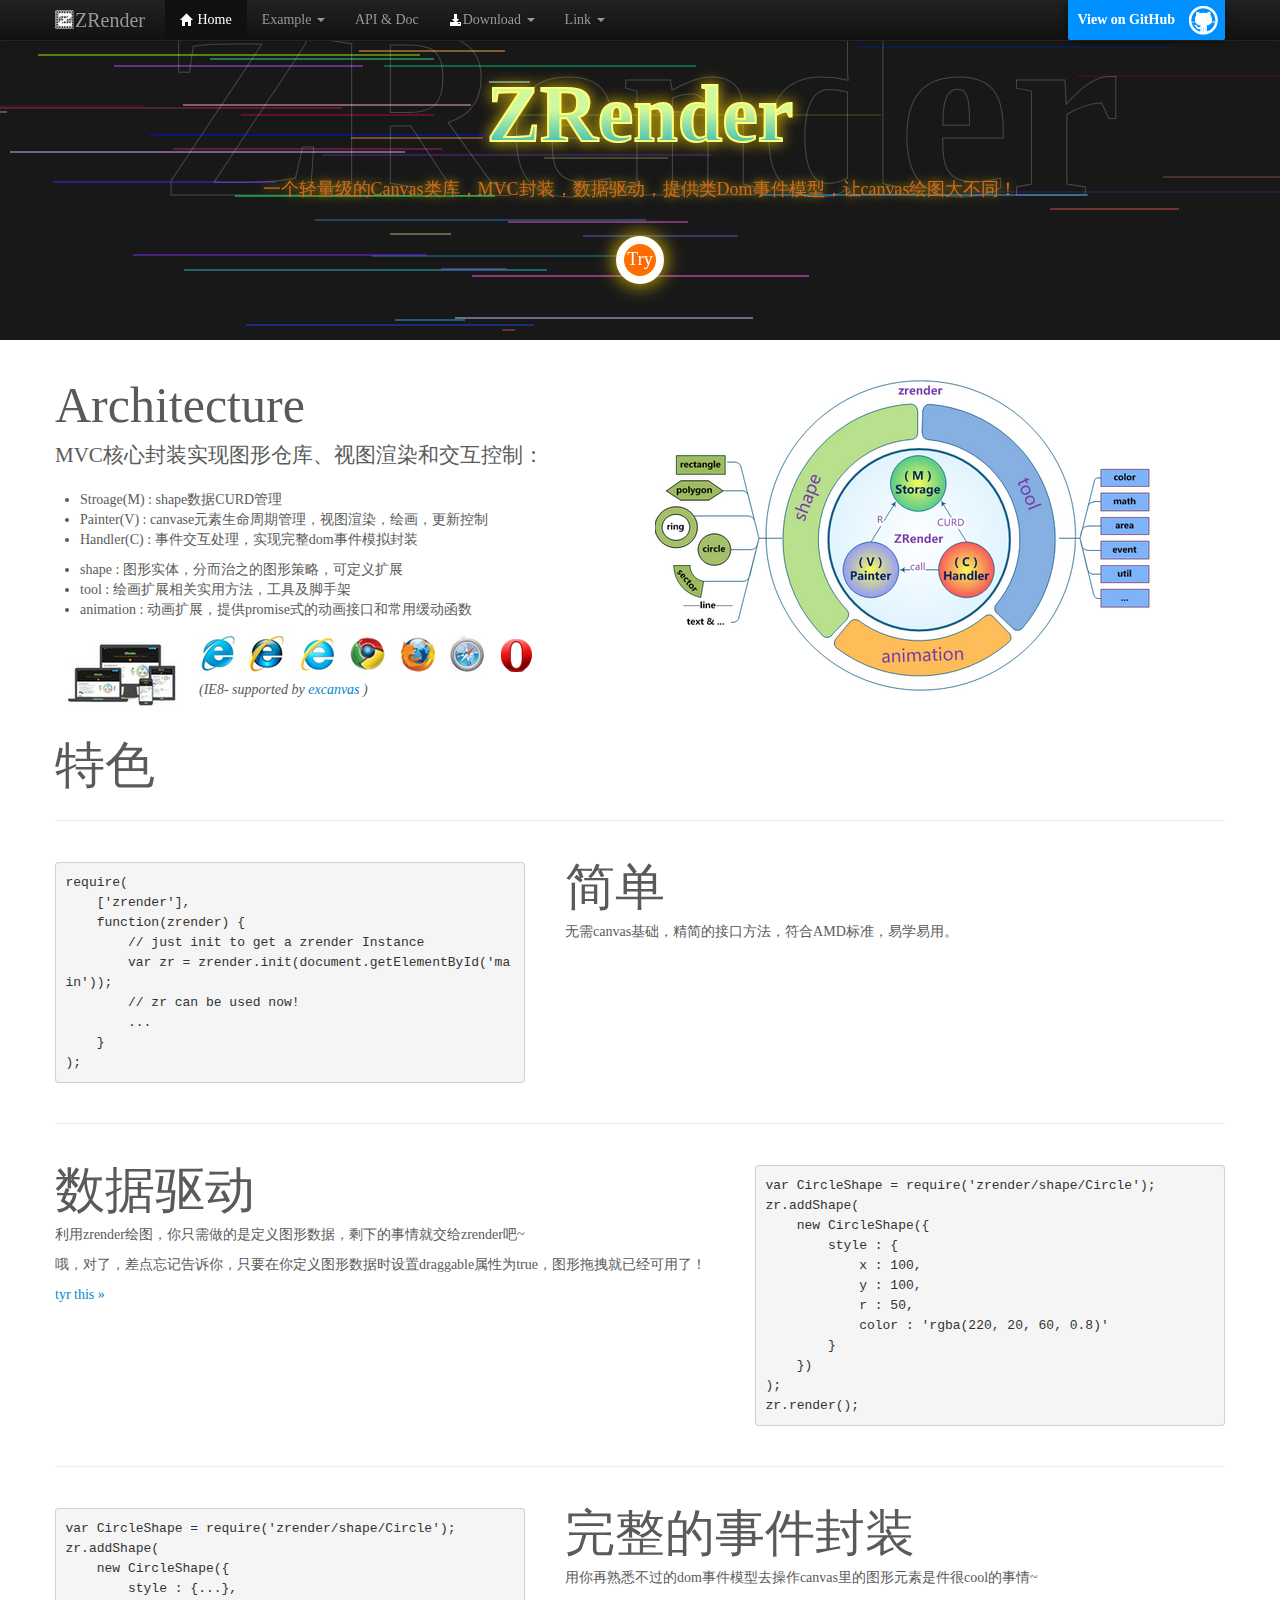
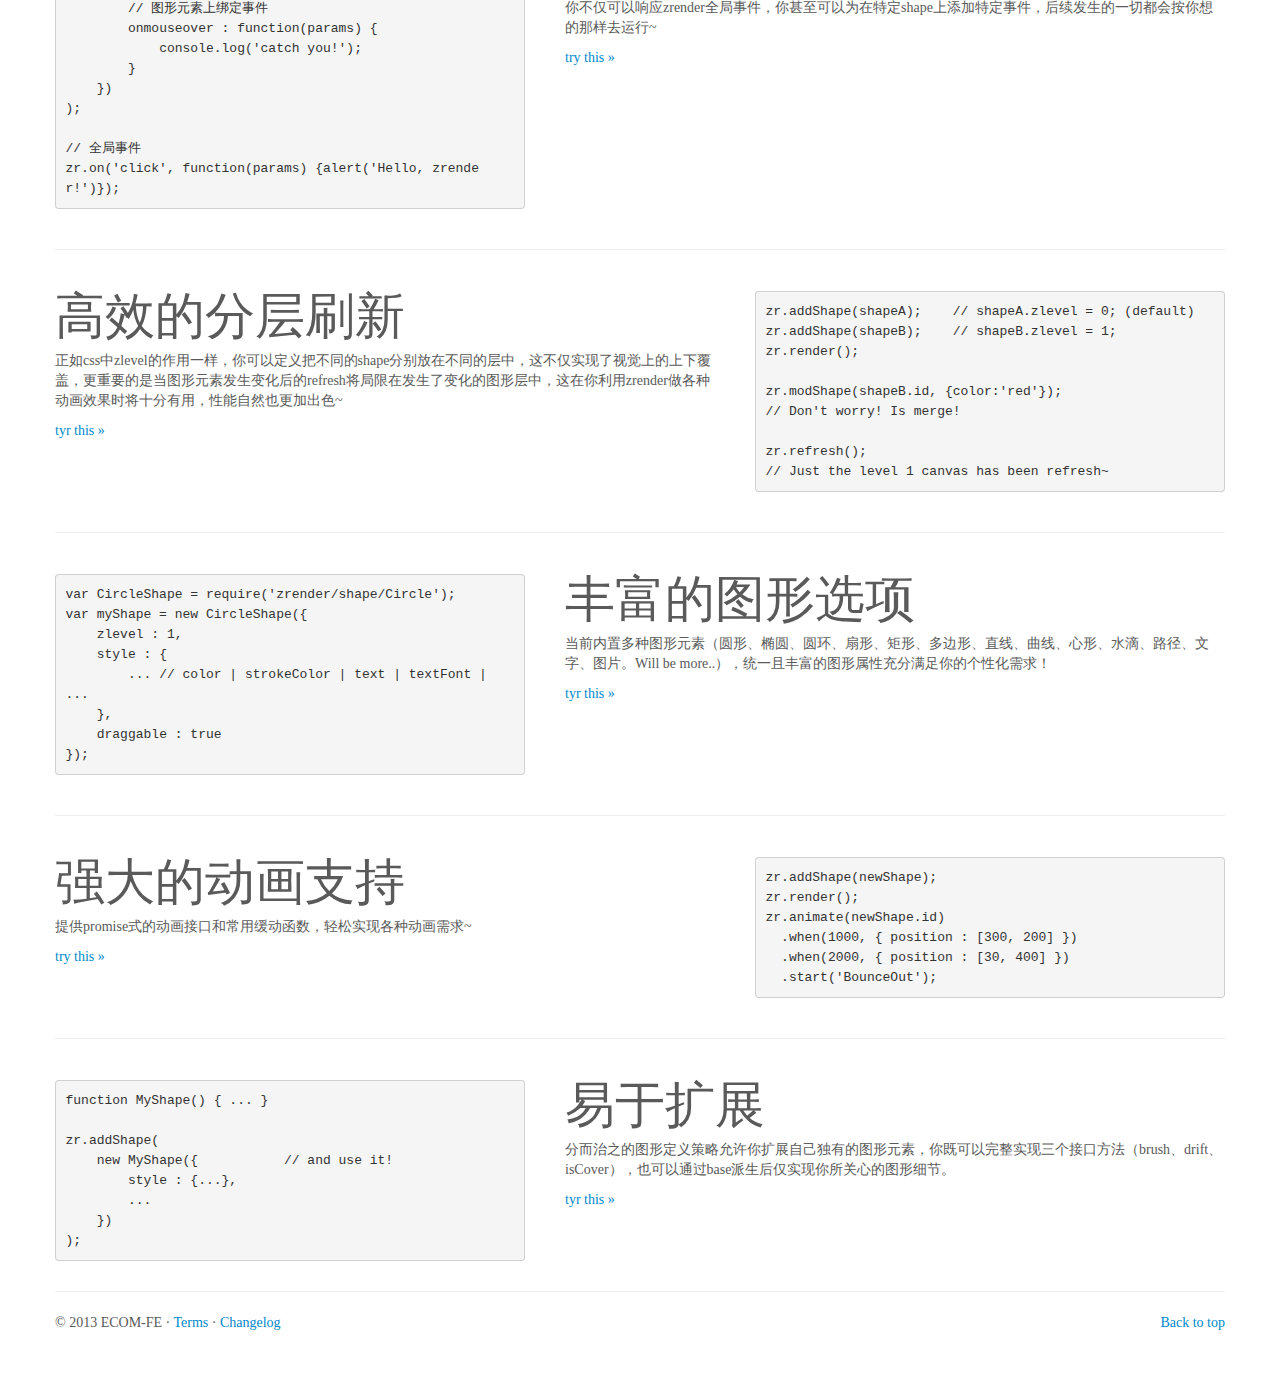
<file: 新生专题网/scripts/zrender/index.html>
﻿<!DOCTYPE html>
<html lang="en">
  <head>
    <meta charset="utf-8">
    <title>ZRender</title>
    <meta name="viewport" content="width=device-width, initial-scale=1.0">
    <meta name="description" content="ZRender">
    <meta name="author" content="kener.linfeng@gmail.com">

    <script src="doc/asset/js/esl/esl.js"></script>

    <!-- Le styles -->
    <link href="doc/asset/css/bootstrap.css" rel="stylesheet">
    <link href="doc/asset/css/bootstrap-responsive.css" rel="stylesheet">
    <link href="doc/asset/css/zrenderHome.css" rel="stylesheet">

    <!-- Fav and touch icons -->
    <link rel="shortcut icon" href="doc/asset/ico/favicon.png">
  </head>

  <body id="home-body">

    <!-- NAVBAR
    ================================================== -->
    <div class="navbar navbar-inverse navbar-fixed-top">
      <div class="navbar-inner">
        <div class="container">
          <button type="button" class="btn btn-navbar" data-toggle="collapse" data-target=".nav-collapse">
            <span class="icon-bar"></span>
            <span class="icon-bar"></span>
            <span class="icon-bar"></span>
          </button>
          <a class="brand" href="index.html">ZRender</a>
          <div class="nav-collapse collapse">
              <a id="forkme_banner" href="https://github.com/ecomfe/zrender">View on GitHub</a>
              <ul class="nav">
                <li class="active"><a href="index.html"><i class="icon-home icon-white"></i> Home</a></li>
                <li class="dropdown">
                  <a href="#" class="dropdown-toggle" data-toggle="dropdown">Example <b class="caret"></b></a>
                  <ul class="dropdown-menu">
                    <li><a href="doc/example/demo.html">Demo</a></li>
                    <li><a href="doc/example/animation.html">Animation</a></li>
                    <li><a href="doc/example/chart.html">Chart</a></li>
                    <li><a href="doc/example/colorSeries.html">Color Series</a></li>
                    <li class="divider"></li>
                    <!--li class="nav-header">Library</li-->
                    <li><a href="doc/example/artist.html">Artist</a></li>
                    <li><a href="doc/example/slice.html">slice</a></li>
                  </ul>
                </li>
                <li><a href="doc/api/index.html" target="_blank">API &amp; Doc</a></li>
                <li class="dropdown">
                  <a href="#" class="dropdown-toggle" data-toggle="dropdown"><i class="icon-download-alt icon-white"></i>Download <b class="caret"></b></a>
                  <ul class="dropdown-menu">
                    <li><a href="https://github.com/ecomfe/zrender/archive/2.0.8.zip">ZIP (2.0.8)</a></li>
                    <li><a href="https://github.com/ecomfe/zrender/archive/master.zip">ZIP (Latest)</a></li>

                  </ul>
                </li>
                <li class="dropdown">
                  <a href="#" class="dropdown-toggle" data-toggle="dropdown">Link <b class="caret"></b></a>
                  <ul class="dropdown-menu">
                    <li><a href="https://github.com/ecomfe" target="_blank">Ecom-FE</a></li>
                    <li><a href="http://fe.baidu.com/doc/ecom/tech/topic/dv/index.html" target="_blank">Data Visualization</a></li>
                    <li class="divider"></li>
                    <!--li class="nav-header">Library</li-->
                    <li><a href="http://echarts.baidu.com" target="_blank">ECharts</a></li>
                  </ul>
                </li>
              </ul>
           </div><!--/.nav-collapse -->
        </div><!-- /.container -->
      </div><!-- /.navbar-inner -->
    </div><!-- /.navbar-wrapper -->

    <div class="face" id='face'></div>

    <!-- Marketing messaging and featurettes
    ================================================== -->
    <!-- Wrap the rest of the page in another container to center all the content. -->

    <div class="container">
      <div class="featurette">
        <div class="span6 pull-right">
            <img src="doc/asset/img/zrender.png" />
        </div>
        <h2 class="featurette-heading">Architecture</h2>
        <p class="lead">MVC核心封装实现图形仓库、视图渲染和交互控制：</p>
        <ul>
            <li>Stroage(M) : shape数据CURD管理</li>
            <li>Painter(V) : canvase元素生命周期管理，视图渲染，绘画，更新控制</li>
            <li>Handler(C) : 事件交互处理，实现完整dom事件模拟封装</li>
        </ul>
        <ul>
            <li>shape : 图形实体，分而治之的图形策略，可定义扩展</li>
            <li>tool : 绘画扩展相关实用方法，工具及脚手架</li>
            <li>animation : 动画扩展，提供promise式的动画接口和常用缓动函数</li>
        </ul>
        <div style="float:left;margin:10px 10px 20px 10px;"><img src="doc/asset/img/device.png" /></div>
        <div>
            <img src="doc/asset/img/explorer.png" />
            <p>&nbsp;&nbsp;<i>(IE8- supported by <a href="https://code.google.com/p/explorercanvas/" target="_blank">excanvas</a> )</i></p>
        </div>
      </div>
      <h2 class="featurette-heading">特色</h2>
      <hr class="featurette-divider">
      <div class="featurette">
        <div class="span5 pull-left">
            <pre>
require(
    ['zrender'],
    function(zrender) {
        // just init to get a zrender Instance
        var zr = zrender.init(document.getElementById('main'));
        // zr can be used now!
        ...
    }
);</pre>
        </div>
        <h2 class="featurette-heading">简单</h2>
        <p>无需canvas基础，精简的接口方法，符合AMD标准，易学易用。</p>
      </div>
      <hr class="featurette-divider">
      <div class="featurette">
        <div class="span5 pull-right">
            <pre>
var CircleShape = require('zrender/shape/Circle');
zr.addShape(
    new CircleShape({
        style : {
            x : 100,
            y : 100,
            r : 50,
            color : 'rgba(220, 20, 60, 0.8)'
        }
    })
);
zr.render();</pre>
        </div>
        <h2 class="featurette-heading">数据驱动</h2>
        <p>利用zrender绘图，你只需做的是定义图形数据，剩下的事情就交给zrender吧~</p>
        <p>哦，对了，差点忘记告诉你，只要在你定义图形数据时设置draggable属性为true，图形拖拽就已经可用了！</p>
        <p><a href="doc/example/demo.html" target="_blank">tyr this »</a></p>
      </div>
      <hr class="featurette-divider">
      <div class="featurette">
        <div class="span5 pull-left">
            <pre>
var CircleShape = require('zrender/shape/Circle');
zr.addShape(
    new CircleShape({
        style : {...},
        // 图形元素上绑定事件
        onmouseover : function(params) {
            console.log('catch you!');
        }
    })
);

// 全局事件
zr.on('click', function(params) {alert('Hello, zrender!')});</pre>
        </div>
        <h2 class="featurette-heading">完整的事件封装</h2>
        <p>用你再熟悉不过的dom事件模型去操作canvas里的图形元素是件很cool的事情~</p>
        <p>你不仅可以响应zrender全局事件，你甚至可以为在特定shape上添加特定事件，后续发生的一切都会按你想的那样去运行~</p>
        <p><a href="doc/example/demo.html?code=%0D%0Avar%20CircleShape%20%3D%20require(%27zrender%2Fshape%2FCircle%27)%3B%0D%0Azr.addShape(new%20CircleShape(%7B%0D%0A%20%20%20%20clickable%20%3A%20true%2C%0D%0A%20%20%20%20style%3A%20%7B%0D%0A%20%20%20%20%20%20%20%20x%3A%20100%2C%0D%0A%20%20%20%20%20%20%20%20y%3A%20100%2C%0D%0A%20%20%20%20%20%20%20%20r%3A%2050%2C%0D%0A%20%20%20%20%20%20%20%20color%3A%20%27red%27%0D%0A%20%20%20%20%7D%0D%0A%7D))%3B%0D%0Azr.render()%3B%0D%0A%0D%0Avar%20config%20%3D%20require(%27zrender%2Fconfig%27)%3B%0D%0Azr.on(%0D%0A%20%20%20%20config.EVENT.CLICK%2C%0D%0A%20%20%20%20function(params)%20%7B%0D%0A%20%20%20%20%20%20%20%20if%20(params.target)%20%7B%0D%0A%20%20%20%20%20%20%20%20%20%20%20%20alert(%27Click%20on%20shape!%27)%3B%0D%0A%20%20%20%20%20%20%20%20%7D%0D%0A%20%20%20%20%20%20%20%20else%20%7B%0D%0A%20%20%20%20%20%20%20%20%20%20%20%20alert(%27None%20shape%2C%20but%20i%20catch%20you!%27)%3B%0D%0A%20%20%20%20%20%20%20%20%7D%0D%0A%20%20%20%20%7D%0D%0A)%3B%0D" target="_blank">try this »</a></p>
      </div>
      <hr class="featurette-divider">
      <div class="featurette">
        <div class="span5 pull-right">
            <pre>
zr.addShape(shapeA);    // shapeA.zlevel = 0; (default)
zr.addShape(shapeB);    // shapeB.zlevel = 1;
zr.render();

zr.modShape(shapeB.id, {color:'red'});
// Don't worry! Is merge!

zr.refresh();
// Just the level 1 canvas has been refresh~</pre>
        </div>
        <h2 class="featurette-heading">高效的分层刷新</h2>
        <p>正如css中zlevel的作用一样，你可以定义把不同的shape分别放在不同的层中，这不仅实现了视觉上的上下覆盖，更重要的是当图形元素发生变化后的refresh将局限在发生了变化的图形层中，这在你利用zrender做各种动画效果时将十分有用，性能自然也更加出色~</p>
        <p><a href="doc/example/artist.html" target="_blank">tyr this »</a></p>
      </div>
      <hr class="featurette-divider">
      <div class="featurette">
        <div class="span5 pull-left">
            <pre>
var CircleShape = require('zrender/shape/Circle');
var myShape = new CircleShape({
    zlevel : 1,
    style : {
        ... // color | strokeColor | text | textFont | ...
    },
    draggable : true
});</pre>
        </div>
        <h2 class="featurette-heading">丰富的图形选项</h2>
        <p>当前内置多种图形元素（圆形、椭圆、圆环、扇形、矩形、多边形、直线、曲线、心形、水滴、路径、文字、图片。Will be more..），统一且丰富的图形属性充分满足你的个性化需求！</p>
        <p><a href="doc/example/demo.html" target="_blank">tyr this »</a></p>
      </div>
      <hr class="featurette-divider">
      <div class="featurette">
        <div class="span5 pull-right">
            <pre>
zr.addShape(newShape);
zr.render();
zr.animate(newShape.id)
  .when(1000, { position : [300, 200] })
  .when(2000, { position : [30, 400] })
  .start('BounceOut');</pre>
        </div>
        <h2 class="featurette-heading">强大的动画支持</h2>
        <p>提供promise式的动画接口和常用缓动函数，轻松实现各种动画需求~</p>
        <p><a href="doc/example/demo.html?code=%0D%0Avar%20CircleShape%20%3D%20require(%27zrender%2Fshape%2FCircle%27)%3B%0D%0Avar%20circle%20%3D%20new%20CircleShape(%7B%0D%0A%20%20%20%20id%3A%20require(%27zrender%2Ftool%2Fguid%27)()%2C%0D%0A%20%20%20%20position%3A%20%5B100%2C%20100%5D%2C%0D%0A%20%20%20%20rotation%3A%20%5B0%2C%200%2C%200%5D%2C%0D%0A%20%20%20%20scale%3A%20%5B1%2C%201%5D%2C%0D%0A%20%20%20%20style%3A%20%7B%0D%0A%20%20%20%20%20%20%20%20x%3A%200%2C%0D%0A%20%20%20%20%20%20%20%20y%3A%200%2C%0D%0A%20%20%20%20%20%20%20%20r%3A%2050%2C%0D%0A%20%20%20%20%20%20%20%20brushType%3A%20%27both%27%2C%0D%0A%20%20%20%20%20%20%20%20color%3A%20%27rgba(220%2C%2020%2C%2060%2C%200.8)%27%2C%0D%0A%20%20%20%20%20%20%20%20strokeColor%3A%20%22rgba(220%2C%2020%2C%2060%2C%200.8)%22%2C%0D%0A%20%20%20%20%20%20%20%20lineWidth%3A%205%2C%0D%0A%20%20%20%20%20%20%20%20text%3A%20%27circle%27%2C%0D%0A%20%20%20%20%20%20%20%20textPosition%3A%20%27inside%27%0D%0A%20%20%20%20%7D%2C%0D%0A%20%20%20%20draggable%3A%20true%0D%0A%7D)%3B%0D%0Azr.addShape(circle)%3B%0D%0Azr.render()%3B%0D%0A%0D%0Azr.animate(circle.id%2C%20%22%22%2C%20true)%0D%0A%20%20%20%20.when(1000%2C%20%7B%0D%0A%20%20%20%20%20%20%20%20position%3A%20%5B200%2C%200%5D%0D%0A%20%20%20%20%7D)%0D%0A%20%20%20%20.when(2000%2C%20%7B%0D%0A%20%20%20%20%20%20%20%20position%3A%20%5B200%2C%20200%5D%0D%0A%20%20%20%20%7D%2C%20%22BounceIn%22)%0D%0A%20%20%20%20.when(3000%2C%20%7B%0D%0A%20%20%20%20%20%20%20%20position%3A%20%5B0%2C%20200%5D%0D%0A%20%20%20%20%7D)%0D%0A%20%20%20%20.when(4000%2C%20%7B%0D%0A%20%20%20%20%20%20%20%20position%3A%20%5B100%2C%20100%5D%0D%0A%20%20%20%20%7D).start()%3B%0D" target="_blank">try this »</a></p>
      </div>
      <hr class="featurette-divider">
      <div class="featurette">
        <div class="span5 pull-left">
            <pre>
function MyShape() { ... }

zr.addShape(
    new MyShape({           // and use it!
        style : {...},
        ...
    })
);</pre>
        </div>
        <h2 class="featurette-heading">易于扩展</h2>
        <p>分而治之的图形定义策略允许你扩展自己独有的图形元素，你既可以完整实现三个接口方法（brush、drift、isCover），也可以通过base派生后仅实现你所关心的图形细节。</p>
        <p><a href="doc/example/myShape.html" target="_blank">tyr this »</a></p>
      </div>
      <hr>
      <!-- /END THE FEATURETTES -->

      <!-- FOOTER -->
      <footer>
        <p class="pull-right"><a href="#">Back to top</a></p>
        <p>&copy; 2013 ECOM-FE &middot; <a href="https://github.com/ecomfe/zrender/blob/master/LICENSE.txt" target="_blank">Terms</a> &middot; <a href="doc/changelog.html" target="_blank">Changelog</a></p>
      </footer>

    </div><!-- /.container -->

    <!-- Le javascript
    ================================================== -->
    <!-- Placed at the end of the document so the pages load faster -->
    <script src="doc/asset/js/jquery.js"></script>
    <script src="doc/asset/js/bootstrap-transition.js"></script>
    <script src="doc/asset/js/bootstrap-alert.js"></script>
    <script src="doc/asset/js/bootstrap-modal.js"></script>
    <script src="doc/asset/js/bootstrap-dropdown.js"></script>
    <script src="doc/asset/js/bootstrap-scrollspy.js"></script>
    <script src="doc/asset/js/bootstrap-tab.js"></script>
    <script src="doc/asset/js/bootstrap-tooltip.js"></script>
    <script src="doc/asset/js/bootstrap-popover.js"></script>
    <script src="doc/asset/js/bootstrap-button.js"></script>
    <script src="doc/asset/js/bootstrap-collapse.js"></script>
    <script src="doc/asset/js/bootstrap-carousel.js"></script>
    <script src="doc/asset/js/bootstrap-typeahead.js"></script>
    <script>
        var zr; // 全局可用zrender对象
        var animationTicket;    // 全局动画索引

        var developMode = false;
        if (developMode) {
            // for develop
            require.config({
                packages: [
                    {
                        name: 'zrender',
                        location: 'src',
                        main: 'zrender'
                    }
                ]
            });
        }
        else {
            // for echarts online home page
            var fileLocation = './doc/example/www/js/zrender';
            require.config({
                paths:{ 
                    zrender: fileLocation,
                    'zrender/shape/Rose': fileLocation,
                    'zrender/shape/Trochoid': fileLocation,
                    'zrender/shape/Circle': fileLocation,
                    'zrender/shape/Sector': fileLocation,
                    'zrender/shape/Ring': fileLocation,
                    'zrender/shape/Ellipse': fileLocation,
                    'zrender/shape/Rectangle': fileLocation,
                    'zrender/shape/Text': fileLocation,
                    'zrender/shape/Heart': fileLocation,
                    'zrender/shape/Droplet': fileLocation,
                    'zrender/shape/Line': fileLocation,
                    'zrender/shape/Image': fileLocation,
                    'zrender/shape/Star': fileLocation,
                    'zrender/shape/Isogon': fileLocation,
                    'zrender/shape/BezierCurve': fileLocation,
                    'zrender/shape/Polyline': fileLocation,
                    'zrender/shape/Path': fileLocation,
                    'zrender/shape/Polygon': fileLocation
                }
            });
        }

        
        require(
            [
                'zrender', 
                'zrender/shape/Line', 
                'zrender/shape/Text', 
                'zrender/shape/Circle'
            ],
            function (zrender, LineShape, TextShape, CircleShape) {
                var zr = zrender.init(document.getElementById('face'));
                var zrColor = require('zrender/tool/color');
                var colorIdx = 0;
                var width = Math.ceil(zr.getWidth());
                var height = Math.ceil(zr.getHeight());

                var i;
                var n = 50;
                var shapeList = [];
                var pos;
                var len;
                var xStart;
                // 动画元素
                for(i = 0; i < n; i++) {
                    xStart = -Math.ceil(Math.random() * 1000);
                    len = Math.ceil(Math.random() * 400);
                    pos = Math.ceil(Math.random() * height);
                    shapeList[i] = new LineShape({
                        id : (new Date() - 1) + '-' + i,
                        style : {
                            xStart : xStart,
                            yStart : pos,
                            xEnd : xStart + len,
                            yEnd : pos,
                            strokeColor : zrColor.random(),
                            lineWidth : 1
                        },
                        _animationX : Math.ceil(Math.random() * 100),
                        _len : len,
                        hoverable : false
                    });
                    zr.addShape(shapeList[i]);
                }
                var aniText = new TextShape({
                    id : (new Date() - 1) + '-kener',
                    style : {
                        x : width / 2,
                        y : 90,
                        brushType : 'stroke',
                        strokeColor : 'rgba(255, 255, 255, 0.2)',
                        lineWidth : 1,
                        text : 'ZRender',
                        textFont : 'bold 60px verdana',
                        textAlign : 'center'
                    },
                    _animationSize : 60,
                    hoverable:false
                });

                zr.addShape(aniText);

                zr.addShape(new TextShape({
                    zlevel : 1,
                    style : {
                        x : width / 2,
                        y : 80,
                        brushType : 'both',
                        color : zrColor.getLinearGradient(
                                    0, 70, 0, 110,
                                    [[0, '#c7ffbb'],[1,'#00afdd']]
                                ),
                        strokeColor : '#ffff77',
                        lineWidth : 2,
                        shadowBlur: 15,
                        shadowColor : 'rgba(255,215,0,0.8)',
                        text : 'ZRender',
                        textFont : 'bold 80px "Times New Roman"',
                        textAlign : 'center'
                    },
                    draggable : true
                }));

                zr.addShape(new TextShape({
                    shape : 'text',
                    zlevel : 1,
                    style : {
                        x : width / 2,
                        y : 150,
                        color : 'rgba(210, 105, 30, 1)',
                        shadowBlur: 10,
                        shadowColor : 'rgba(255,215,0,0.8)',
                        text : '一个轻量级的Canvas类库，MVC封装，数据驱动，提供类Dom事件模型，让canvas绘图大不同！',
                        textFont : 'normal 18px 微软雅黑',
                        textAlign : 'center'
                    }
                }));

                zr.addShape(new CircleShape({
                    zlevel : 1,
                    style : {
                        x : width / 2,
                        y : 220,
                        r : 20,
                        brushType : 'both',
                        color : 'rgba(255, 69, 0, 1)',
                        strokeColor : 'rgba(255, 255, 255, 1)',
                        lineWidth : 8,
                        shadowBlur: 20,
                        shadowColor : 'rgba(255,215,0,0.8)',
                        text : 'Try',
                        textPosition : 'inside',
                        textFont : 'normal 18px 微软雅黑',
                        textAlign : 'center'
                    },
                    clickable : true,
                    onclick : function(){
                        window.location = 'doc/example/demo.html';
                    }
                }));


                // 绘画，利用render的callback可以在绘画完成后马上开始动画
                zr.render(function(){
                    animationTicket = setInterval(
                        function(){
                            var style;
                            for( i = 0; i < n; i++) {
                                // 可以跳过
                                style = shapeList[i].style;

                                if (style.xStart >= width){
                                    shapeList[i]._len = Math.ceil(Math.random() * 400);
                                    shapeList[i].style.xStart = -400;
                                    shapeList[i].style.xEnd = -400 + shapeList[i]._len;
                                    shapeList[i].style.yStart = Math.ceil(Math.random() * height);
                                    shapeList[i].style.yEnd = shapeList[i].style.yStart;
                                }
                                shapeList[i].style.xStart += shapeList[i]._animationX;
                                shapeList[i].style.xEnd += shapeList[i]._animationX;

                                // 就看这句就行了
                                zr.modShape(shapeList[i].id, shapeList[i]);
                            }
                            aniText._animationSize += Math.round(2000 / aniText._animationSize);
                            if (aniText._animationSize > 500) {
                                aniText._animationSize = 60;
                            }
                            aniText.style.textFont = 'bold ' + aniText._animationSize + 'px verdana';
                            zr.modShape(aniText.id, aniText);

                            zr.refresh();
                        },
                        50
                    )
                });
            }
        );
    </script>
  </body>
</html>
</file>
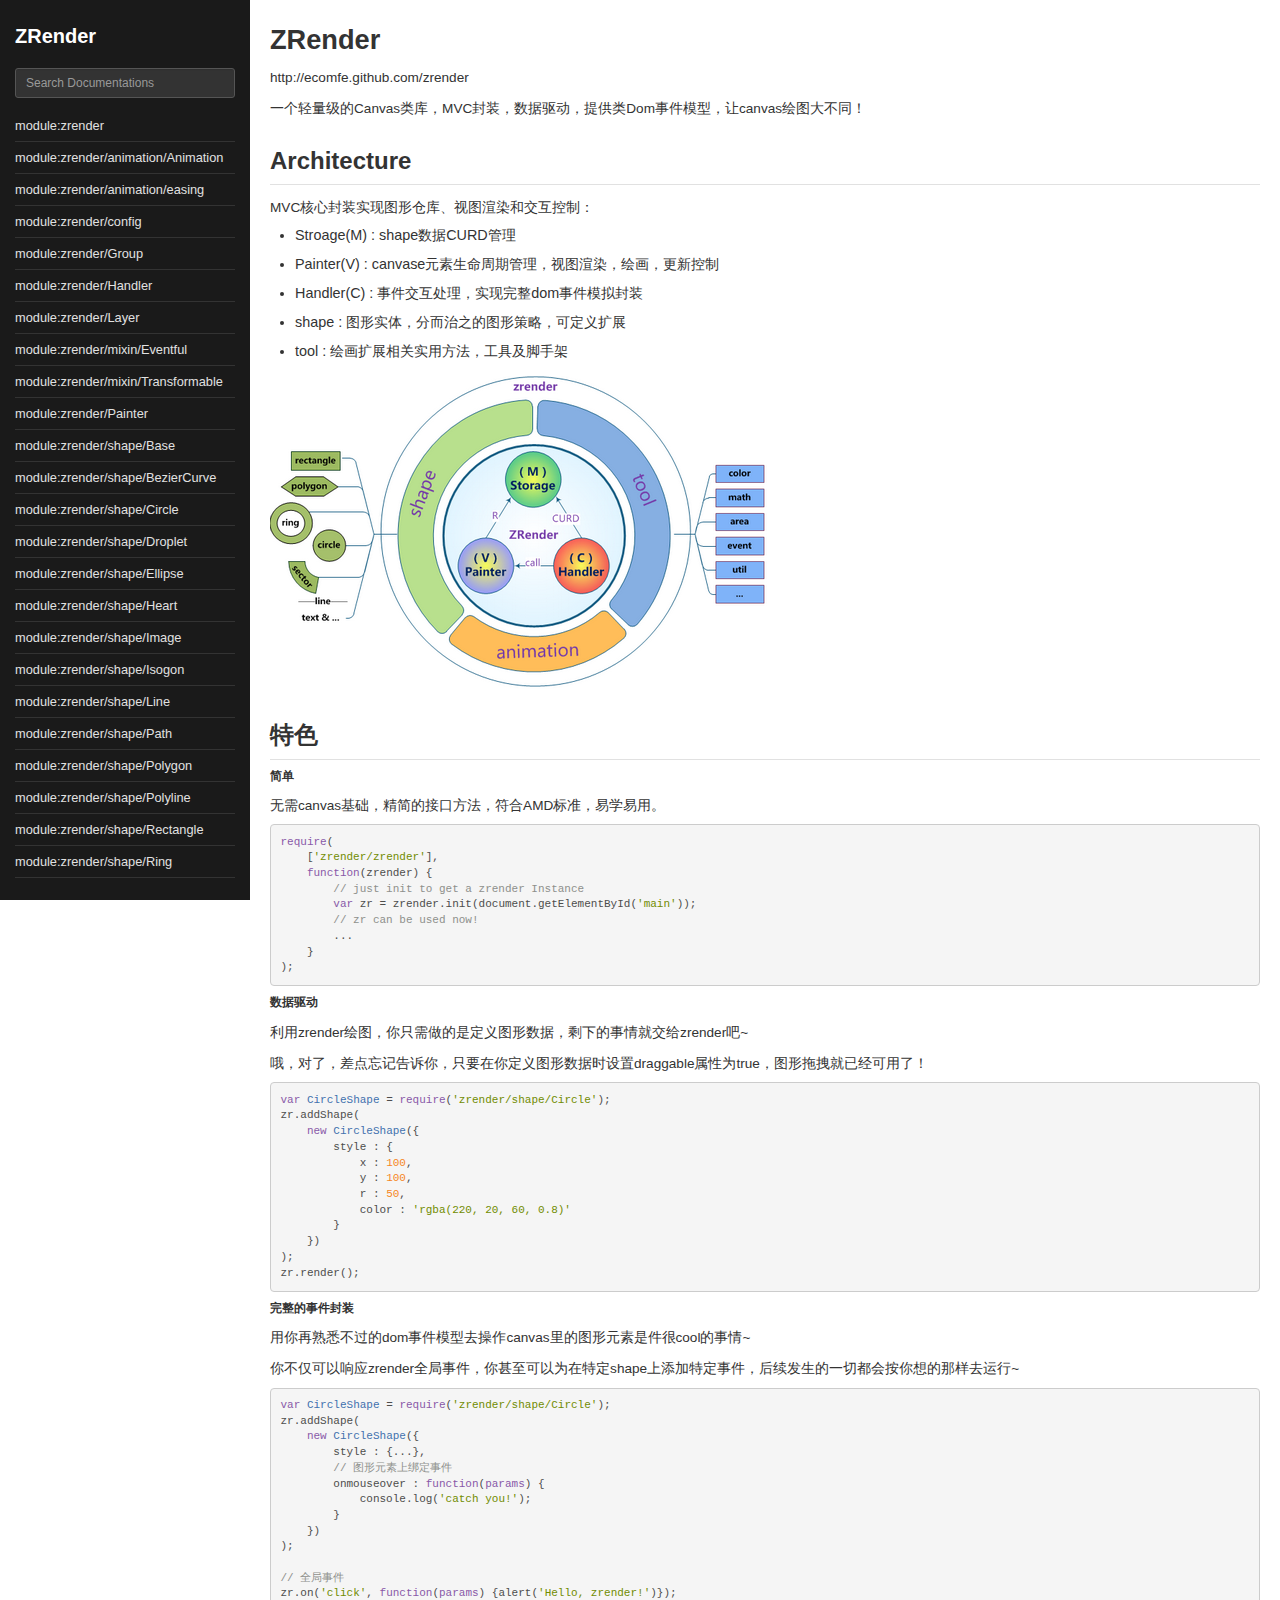
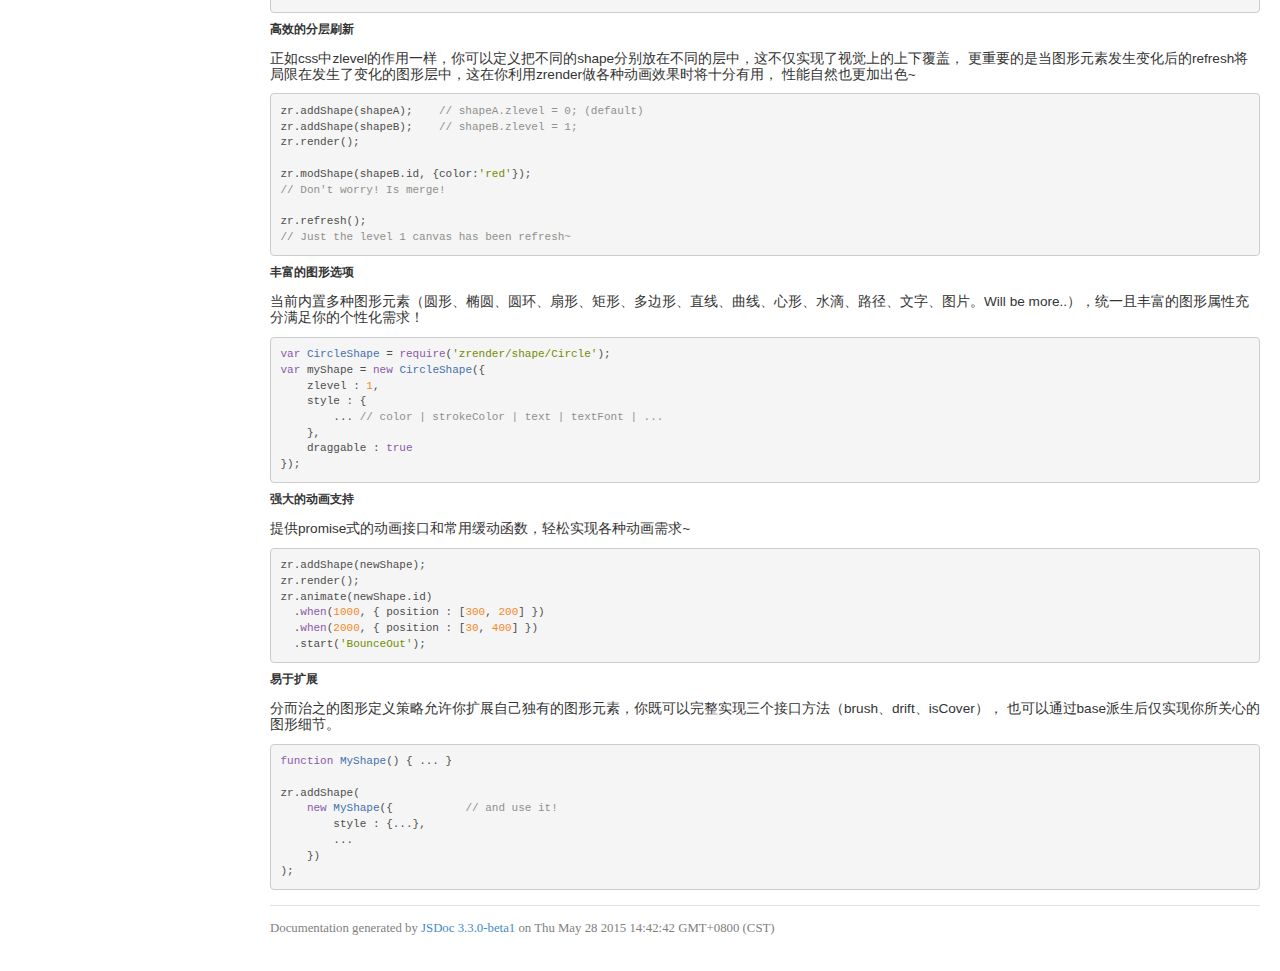
<file: 新生专题网/scripts/zrender/doc/api/index.html>
<!DOCTYPE html>
<html>
<head>
    <meta charset="utf-8">
    <title>Index</title>
    
    
    
    
    
    <meta property="og:title" content=""/>
    <meta property="og:type" content="website"/>
    <meta property="og:image" content=""/>
    
    <meta property="og:url" content=""/>
    
    <script src="scripts/prettify/prettify.js"></script>
    <script src="scripts/prettify/lang-css.js"></script>
    <script src="scripts/jquery.min.js"></script>
    <!--[if lt IE 9]>
      <script src="//html5shiv.googlecode.com/svn/trunk/html5.js"></script>
    <![endif]-->
    <link type="text/css" rel="stylesheet" href="styles/prettify-tomorrow.css">
    <link type="text/css" rel="stylesheet" href="styles/bootstrap.min.css">
    <link type="text/css" rel="stylesheet" href="styles/jaguar.css">
    
    
    <script>
    var config = {"monospaceLinks":false,"cleverLinks":false,"applicationName":"ZRender","disqus":"","googleAnalytics":"","openGraph":{"title":"","type":"website","image":"","site_name":"","url":""},"meta":{"title":"","description":"","keyword":""},"default":{}};
    </script>
    

    
</head>
<body>
<div id="wrap" class="clearfix">
    
<div class="navigation">
    <h3 class="applicationName"><a href="index.html">ZRender</a></h3>

    <div class="search">
        <input id="search" type="text" class="form-control input-sm" placeholder="Search Documentations">
    </div>
    <ul class="list">
    
        <li class="item" data-name="module:zrender">
            <span class="title">
                <a href="module-zrender.html">module:zrender</a>
            </span>
            <ul class="members itemMembers">
            
            <span class="subtitle">Members</span>
            
                <li data-name="module:zrender.version"><a href="module-zrender.html#.version">version</a></li>
            
            </ul>
            <ul class="typedefs itemMembers">
            
            </ul>
            <ul class="methods itemMembers">
            
            <span class="subtitle">Methods</span>
            
                <li data-name="module:zrender.delInstance"><a href="module-zrender.html#.delInstance">delInstance</a></li>
            
                <li data-name="module:zrender.dispose"><a href="module-zrender.html#.dispose">dispose</a></li>
            
                <li data-name="module:zrender.getInstance"><a href="module-zrender.html#.getInstance">getInstance</a></li>
            
                <li data-name="module:zrender.init"><a href="module-zrender.html#.init">init</a></li>
            
            </ul>
            <ul class="events itemMembers">
            
            </ul>
        </li>
    
        <li class="item" data-name="module:zrender/animation/Animation">
            <span class="title">
                <a href="module-zrender_animation_Animation.html">module:zrender/animation/Animation</a>
            </span>
            <ul class="members itemMembers">
            
            </ul>
            <ul class="typedefs itemMembers">
            
            <span class="subtitle">Typedefs</span>
            
                <li data-name="module:zrender/animation/Animation~IZRenderStage"><a href="module-zrender_animation_Animation.html#~IZRenderStage">IZRenderStage</a></li>
            
            </ul>
            <ul class="methods itemMembers">
            
            <span class="subtitle">Methods</span>
            
                <li data-name="module:zrender/animation/Animation#add"><a href="module-zrender_animation_Animation.html#add">add</a></li>
            
                <li data-name="module:zrender/animation/Animation#animate"><a href="module-zrender_animation_Animation.html#animate">animate</a></li>
            
                <li data-name="module:zrender/animation/Animation#clear"><a href="module-zrender_animation_Animation.html#clear">clear</a></li>
            
                <li data-name="module:zrender/animation/Animation#remove"><a href="module-zrender_animation_Animation.html#remove">remove</a></li>
            
                <li data-name="module:zrender/animation/Animation#start"><a href="module-zrender_animation_Animation.html#start">start</a></li>
            
                <li data-name="module:zrender/animation/Animation#stop"><a href="module-zrender_animation_Animation.html#stop">stop</a></li>
            
            </ul>
            <ul class="events itemMembers">
            
            </ul>
        </li>
    
        <li class="item" data-name="module:zrender/animation/easing">
            <span class="title">
                <a href="module-zrender_animation_easing.html">module:zrender/animation/easing</a>
            </span>
            <ul class="members itemMembers">
            
            </ul>
            <ul class="typedefs itemMembers">
            
            </ul>
            <ul class="methods itemMembers">
            
            <span class="subtitle">Methods</span>
            
                <li data-name="module:zrender/animation/easing.BackIn"><a href="module-zrender_animation_easing.html#.BackIn">BackIn</a></li>
            
                <li data-name="module:zrender/animation/easing.BackInOut"><a href="module-zrender_animation_easing.html#.BackInOut">BackInOut</a></li>
            
                <li data-name="module:zrender/animation/easing.BackOut"><a href="module-zrender_animation_easing.html#.BackOut">BackOut</a></li>
            
                <li data-name="module:zrender/animation/easing.BounceIn"><a href="module-zrender_animation_easing.html#.BounceIn">BounceIn</a></li>
            
                <li data-name="module:zrender/animation/easing.BounceInOut"><a href="module-zrender_animation_easing.html#.BounceInOut">BounceInOut</a></li>
            
                <li data-name="module:zrender/animation/easing.BounceOut"><a href="module-zrender_animation_easing.html#.BounceOut">BounceOut</a></li>
            
                <li data-name="module:zrender/animation/easing.CircularIn"><a href="module-zrender_animation_easing.html#.CircularIn">CircularIn</a></li>
            
                <li data-name="module:zrender/animation/easing.CircularInOut"><a href="module-zrender_animation_easing.html#.CircularInOut">CircularInOut</a></li>
            
                <li data-name="module:zrender/animation/easing.CircularOut"><a href="module-zrender_animation_easing.html#.CircularOut">CircularOut</a></li>
            
                <li data-name="module:zrender/animation/easing.CubicIn"><a href="module-zrender_animation_easing.html#.CubicIn">CubicIn</a></li>
            
                <li data-name="module:zrender/animation/easing.CubicInOut"><a href="module-zrender_animation_easing.html#.CubicInOut">CubicInOut</a></li>
            
                <li data-name="module:zrender/animation/easing.CubicOut"><a href="module-zrender_animation_easing.html#.CubicOut">CubicOut</a></li>
            
                <li data-name="module:zrender/animation/easing.ElasticIn"><a href="module-zrender_animation_easing.html#.ElasticIn">ElasticIn</a></li>
            
                <li data-name="module:zrender/animation/easing.ElasticInOut"><a href="module-zrender_animation_easing.html#.ElasticInOut">ElasticInOut</a></li>
            
                <li data-name="module:zrender/animation/easing.ElasticOut"><a href="module-zrender_animation_easing.html#.ElasticOut">ElasticOut</a></li>
            
                <li data-name="module:zrender/animation/easing.ExponentialIn"><a href="module-zrender_animation_easing.html#.ExponentialIn">ExponentialIn</a></li>
            
                <li data-name="module:zrender/animation/easing.ExponentialInOut"><a href="module-zrender_animation_easing.html#.ExponentialInOut">ExponentialInOut</a></li>
            
                <li data-name="module:zrender/animation/easing.ExponentialOut"><a href="module-zrender_animation_easing.html#.ExponentialOut">ExponentialOut</a></li>
            
                <li data-name="module:zrender/animation/easing.Linear"><a href="module-zrender_animation_easing.html#.Linear">Linear</a></li>
            
                <li data-name="module:zrender/animation/easing.QuadraticIn"><a href="module-zrender_animation_easing.html#.QuadraticIn">QuadraticIn</a></li>
            
                <li data-name="module:zrender/animation/easing.QuadraticInOut"><a href="module-zrender_animation_easing.html#.QuadraticInOut">QuadraticInOut</a></li>
            
                <li data-name="module:zrender/animation/easing.QuadraticOut"><a href="module-zrender_animation_easing.html#.QuadraticOut">QuadraticOut</a></li>
            
                <li data-name="module:zrender/animation/easing.QuarticIn"><a href="module-zrender_animation_easing.html#.QuarticIn">QuarticIn</a></li>
            
                <li data-name="module:zrender/animation/easing.QuarticInOut"><a href="module-zrender_animation_easing.html#.QuarticInOut">QuarticInOut</a></li>
            
                <li data-name="module:zrender/animation/easing.QuarticOut"><a href="module-zrender_animation_easing.html#.QuarticOut">QuarticOut</a></li>
            
                <li data-name="module:zrender/animation/easing.QuinticIn"><a href="module-zrender_animation_easing.html#.QuinticIn">QuinticIn</a></li>
            
                <li data-name="module:zrender/animation/easing.QuinticInOut"><a href="module-zrender_animation_easing.html#.QuinticInOut">QuinticInOut</a></li>
            
                <li data-name="module:zrender/animation/easing.QuinticOut"><a href="module-zrender_animation_easing.html#.QuinticOut">QuinticOut</a></li>
            
                <li data-name="module:zrender/animation/easing.SinusoidalIn"><a href="module-zrender_animation_easing.html#.SinusoidalIn">SinusoidalIn</a></li>
            
                <li data-name="module:zrender/animation/easing.SinusoidalInOut"><a href="module-zrender_animation_easing.html#.SinusoidalInOut">SinusoidalInOut</a></li>
            
                <li data-name="module:zrender/animation/easing.SinusoidalOut"><a href="module-zrender_animation_easing.html#.SinusoidalOut">SinusoidalOut</a></li>
            
            </ul>
            <ul class="events itemMembers">
            
            </ul>
        </li>
    
        <li class="item" data-name="module:zrender/config">
            <span class="title">
                <a href="module-zrender_config.html">module:zrender/config</a>
            </span>
            <ul class="members itemMembers">
            
            <span class="subtitle">Members</span>
            
                <li data-name="module:zrender/config.debugMode"><a href="module-zrender_config.html#.debugMode">debugMode</a></li>
            
            </ul>
            <ul class="typedefs itemMembers">
            
            </ul>
            <ul class="methods itemMembers">
            
            </ul>
            <ul class="events itemMembers">
            
            </ul>
        </li>
    
        <li class="item" data-name="module:zrender/Group">
            <span class="title">
                <a href="module-zrender_Group.html">module:zrender/Group</a>
            </span>
            <ul class="members itemMembers">
            
            <span class="subtitle">Members</span>
            
                <li data-name="module:zrender/Group#clipShape"><a href="module-zrender_Group.html#clipShape">clipShape</a></li>
            
                <li data-name="module:zrender/Group#id"><a href="module-zrender_Group.html#id">id</a></li>
            
                <li data-name="module:zrender/Group#ignore"><a href="module-zrender_Group.html#ignore">ignore</a></li>
            
                <li data-name="module:zrender/Group#type"><a href="module-zrender_Group.html#type">type</a></li>
            
                <li data-name="module:zrender/Group#position"><a href="module-zrender_Group.html#position">position</a></li>
            
                <li data-name="module:zrender/Group#rotation"><a href="module-zrender_Group.html#rotation">rotation</a></li>
            
                <li data-name="module:zrender/Group#scale"><a href="module-zrender_Group.html#scale">scale</a></li>
            
            </ul>
            <ul class="typedefs itemMembers">
            
            </ul>
            <ul class="methods itemMembers">
            
            <span class="subtitle">Methods</span>
            
                <li data-name="module:zrender/Group#addChild"><a href="module-zrender_Group.html#addChild">addChild</a></li>
            
                <li data-name="module:zrender/Group#childAt"><a href="module-zrender_Group.html#childAt">childAt</a></li>
            
                <li data-name="module:zrender/Group#children"><a href="module-zrender_Group.html#children">children</a></li>
            
                <li data-name="module:zrender/Group#clearChildren"><a href="module-zrender_Group.html#clearChildren">clearChildren</a></li>
            
                <li data-name="module:zrender/Group#eachChild"><a href="module-zrender_Group.html#eachChild">eachChild</a></li>
            
                <li data-name="module:zrender/Group#removeChild"><a href="module-zrender_Group.html#removeChild">removeChild</a></li>
            
                <li data-name="module:zrender/Group#traverse"><a href="module-zrender_Group.html#traverse">traverse</a></li>
            
                <li data-name="module:zrender/Group#bind"><a href="module-zrender_Group.html#bind">bind</a></li>
            
                <li data-name="module:zrender/Group#decomposeTransform"><a href="module-zrender_Group.html#decomposeTransform">decomposeTransform</a></li>
            
                <li data-name="module:zrender/Group#dispatch"><a href="module-zrender_Group.html#dispatch">dispatch</a></li>
            
                <li data-name="module:zrender/Group#dispatchWithContext"><a href="module-zrender_Group.html#dispatchWithContext">dispatchWithContext</a></li>
            
                <li data-name="module:zrender/Group#lookAt"><a href="module-zrender_Group.html#lookAt">lookAt</a></li>
            
                <li data-name="module:zrender/Group#one"><a href="module-zrender_Group.html#one">one</a></li>
            
                <li data-name="module:zrender/Group#setTransform"><a href="module-zrender_Group.html#setTransform">setTransform</a></li>
            
                <li data-name="module:zrender/Group#transformCoordToLocal"><a href="module-zrender_Group.html#transformCoordToLocal">transformCoordToLocal</a></li>
            
                <li data-name="module:zrender/Group#unbind"><a href="module-zrender_Group.html#unbind">unbind</a></li>
            
                <li data-name="module:zrender/Group#updateTransform"><a href="module-zrender_Group.html#updateTransform">updateTransform</a></li>
            
            </ul>
            <ul class="events itemMembers">
            
            <span class="subtitle">Events</span>
            
                <li data-name="module:zrender/Group#event:onclick"><a href="module-zrender_Group.html#event:onclick">onclick</a></li>
            
                <li data-name="module:zrender/Group#event:ondragend"><a href="module-zrender_Group.html#event:ondragend">ondragend</a></li>
            
                <li data-name="module:zrender/Group#event:ondragenter"><a href="module-zrender_Group.html#event:ondragenter">ondragenter</a></li>
            
                <li data-name="module:zrender/Group#event:ondragleave"><a href="module-zrender_Group.html#event:ondragleave">ondragleave</a></li>
            
                <li data-name="module:zrender/Group#event:ondragover"><a href="module-zrender_Group.html#event:ondragover">ondragover</a></li>
            
                <li data-name="module:zrender/Group#event:ondragstart"><a href="module-zrender_Group.html#event:ondragstart">ondragstart</a></li>
            
                <li data-name="module:zrender/Group#event:ondrop"><a href="module-zrender_Group.html#event:ondrop">ondrop</a></li>
            
                <li data-name="module:zrender/Group#event:onmousedown"><a href="module-zrender_Group.html#event:onmousedown">onmousedown</a></li>
            
                <li data-name="module:zrender/Group#event:onmousemove"><a href="module-zrender_Group.html#event:onmousemove">onmousemove</a></li>
            
                <li data-name="module:zrender/Group#event:onmouseout"><a href="module-zrender_Group.html#event:onmouseout">onmouseout</a></li>
            
                <li data-name="module:zrender/Group#event:onmouseover"><a href="module-zrender_Group.html#event:onmouseover">onmouseover</a></li>
            
                <li data-name="module:zrender/Group#event:onmouseup"><a href="module-zrender_Group.html#event:onmouseup">onmouseup</a></li>
            
                <li data-name="module:zrender/Group#event:onmousewheel"><a href="module-zrender_Group.html#event:onmousewheel">onmousewheel</a></li>
            
            </ul>
        </li>
    
        <li class="item" data-name="module:zrender/Handler">
            <span class="title">
                <a href="module-zrender_Handler.html">module:zrender/Handler</a>
            </span>
            <ul class="members itemMembers">
            
            </ul>
            <ul class="typedefs itemMembers">
            
            </ul>
            <ul class="methods itemMembers">
            
            <span class="subtitle">Methods</span>
            
                <li data-name="module:zrender/Handler#dispose"><a href="module-zrender_Handler.html#dispose">dispose</a></li>
            
                <li data-name="module:zrender/Handler#on"><a href="module-zrender_Handler.html#on">on</a></li>
            
                <li data-name="module:zrender/Handler#trigger"><a href="module-zrender_Handler.html#trigger">trigger</a></li>
            
                <li data-name="module:zrender/Handler#un"><a href="module-zrender_Handler.html#un">un</a></li>
            
                <li data-name="module:zrender/Handler#bind"><a href="module-zrender_Handler.html#bind">bind</a></li>
            
                <li data-name="module:zrender/Handler#dispatch"><a href="module-zrender_Handler.html#dispatch">dispatch</a></li>
            
                <li data-name="module:zrender/Handler#dispatchWithContext"><a href="module-zrender_Handler.html#dispatchWithContext">dispatchWithContext</a></li>
            
                <li data-name="module:zrender/Handler#one"><a href="module-zrender_Handler.html#one">one</a></li>
            
                <li data-name="module:zrender/Handler#unbind"><a href="module-zrender_Handler.html#unbind">unbind</a></li>
            
            </ul>
            <ul class="events itemMembers">
            
            <span class="subtitle">Events</span>
            
                <li data-name="module:zrender/Handler#event:onclick"><a href="module-zrender_Handler.html#event:onclick">onclick</a></li>
            
                <li data-name="module:zrender/Handler#event:ondragend"><a href="module-zrender_Handler.html#event:ondragend">ondragend</a></li>
            
                <li data-name="module:zrender/Handler#event:ondragenter"><a href="module-zrender_Handler.html#event:ondragenter">ondragenter</a></li>
            
                <li data-name="module:zrender/Handler#event:ondragleave"><a href="module-zrender_Handler.html#event:ondragleave">ondragleave</a></li>
            
                <li data-name="module:zrender/Handler#event:ondragover"><a href="module-zrender_Handler.html#event:ondragover">ondragover</a></li>
            
                <li data-name="module:zrender/Handler#event:ondragstart"><a href="module-zrender_Handler.html#event:ondragstart">ondragstart</a></li>
            
                <li data-name="module:zrender/Handler#event:ondrop"><a href="module-zrender_Handler.html#event:ondrop">ondrop</a></li>
            
                <li data-name="module:zrender/Handler#event:onmousedown"><a href="module-zrender_Handler.html#event:onmousedown">onmousedown</a></li>
            
                <li data-name="module:zrender/Handler#event:onmousemove"><a href="module-zrender_Handler.html#event:onmousemove">onmousemove</a></li>
            
                <li data-name="module:zrender/Handler#event:onmouseout"><a href="module-zrender_Handler.html#event:onmouseout">onmouseout</a></li>
            
                <li data-name="module:zrender/Handler#event:onmouseover"><a href="module-zrender_Handler.html#event:onmouseover">onmouseover</a></li>
            
                <li data-name="module:zrender/Handler#event:onmouseup"><a href="module-zrender_Handler.html#event:onmouseup">onmouseup</a></li>
            
                <li data-name="module:zrender/Handler#event:onmousewheel"><a href="module-zrender_Handler.html#event:onmousewheel">onmousewheel</a></li>
            
            </ul>
        </li>
    
        <li class="item" data-name="module:zrender/Layer">
            <span class="title">
                <a href="module-zrender_Layer.html">module:zrender/Layer</a>
            </span>
            <ul class="members itemMembers">
            
            <span class="subtitle">Members</span>
            
                <li data-name="module:zrender/Layer#clearColor"><a href="module-zrender_Layer.html#clearColor">clearColor</a></li>
            
                <li data-name="module:zrender/Layer#lastFrameAlpha"><a href="module-zrender_Layer.html#lastFrameAlpha">lastFrameAlpha</a></li>
            
                <li data-name="module:zrender/Layer#motionBlur"><a href="module-zrender_Layer.html#motionBlur">motionBlur</a></li>
            
                <li data-name="module:zrender/Layer#panable"><a href="module-zrender_Layer.html#panable">panable</a></li>
            
                <li data-name="module:zrender/Layer#zoomable"><a href="module-zrender_Layer.html#zoomable">zoomable</a></li>
            
                <li data-name="module:zrender/Layer#position"><a href="module-zrender_Layer.html#position">position</a></li>
            
                <li data-name="module:zrender/Layer#rotation"><a href="module-zrender_Layer.html#rotation">rotation</a></li>
            
                <li data-name="module:zrender/Layer#scale"><a href="module-zrender_Layer.html#scale">scale</a></li>
            
            </ul>
            <ul class="typedefs itemMembers">
            
            </ul>
            <ul class="methods itemMembers">
            
            <span class="subtitle">Methods</span>
            
                <li data-name="module:zrender/Layer#clear"><a href="module-zrender_Layer.html#clear">clear</a></li>
            
                <li data-name="module:zrender/Layer#resize"><a href="module-zrender_Layer.html#resize">resize</a></li>
            
                <li data-name="module:zrender/Layer#decomposeTransform"><a href="module-zrender_Layer.html#decomposeTransform">decomposeTransform</a></li>
            
                <li data-name="module:zrender/Layer#lookAt"><a href="module-zrender_Layer.html#lookAt">lookAt</a></li>
            
                <li data-name="module:zrender/Layer#setTransform"><a href="module-zrender_Layer.html#setTransform">setTransform</a></li>
            
                <li data-name="module:zrender/Layer#transformCoordToLocal"><a href="module-zrender_Layer.html#transformCoordToLocal">transformCoordToLocal</a></li>
            
                <li data-name="module:zrender/Layer#updateTransform"><a href="module-zrender_Layer.html#updateTransform">updateTransform</a></li>
            
            </ul>
            <ul class="events itemMembers">
            
            </ul>
        </li>
    
        <li class="item" data-name="module:zrender/mixin/Eventful">
            <span class="title">
                <a href="module-zrender_mixin_Eventful.html">module:zrender/mixin/Eventful</a>
            </span>
            <ul class="members itemMembers">
            
            </ul>
            <ul class="typedefs itemMembers">
            
            </ul>
            <ul class="methods itemMembers">
            
            <span class="subtitle">Methods</span>
            
                <li data-name="module:zrender/mixin/Eventful#bind"><a href="module-zrender_mixin_Eventful.html#bind">bind</a></li>
            
                <li data-name="module:zrender/mixin/Eventful#dispatch"><a href="module-zrender_mixin_Eventful.html#dispatch">dispatch</a></li>
            
                <li data-name="module:zrender/mixin/Eventful#dispatchWithContext"><a href="module-zrender_mixin_Eventful.html#dispatchWithContext">dispatchWithContext</a></li>
            
                <li data-name="module:zrender/mixin/Eventful#one"><a href="module-zrender_mixin_Eventful.html#one">one</a></li>
            
                <li data-name="module:zrender/mixin/Eventful#unbind"><a href="module-zrender_mixin_Eventful.html#unbind">unbind</a></li>
            
            </ul>
            <ul class="events itemMembers">
            
            <span class="subtitle">Events</span>
            
                <li data-name="module:zrender/mixin/Eventful#event:onclick"><a href="module-zrender_mixin_Eventful.html#event:onclick">onclick</a></li>
            
                <li data-name="module:zrender/mixin/Eventful#event:ondragend"><a href="module-zrender_mixin_Eventful.html#event:ondragend">ondragend</a></li>
            
                <li data-name="module:zrender/mixin/Eventful#event:ondragenter"><a href="module-zrender_mixin_Eventful.html#event:ondragenter">ondragenter</a></li>
            
                <li data-name="module:zrender/mixin/Eventful#event:ondragleave"><a href="module-zrender_mixin_Eventful.html#event:ondragleave">ondragleave</a></li>
            
                <li data-name="module:zrender/mixin/Eventful#event:ondragover"><a href="module-zrender_mixin_Eventful.html#event:ondragover">ondragover</a></li>
            
                <li data-name="module:zrender/mixin/Eventful#event:ondragstart"><a href="module-zrender_mixin_Eventful.html#event:ondragstart">ondragstart</a></li>
            
                <li data-name="module:zrender/mixin/Eventful#event:ondrop"><a href="module-zrender_mixin_Eventful.html#event:ondrop">ondrop</a></li>
            
                <li data-name="module:zrender/mixin/Eventful#event:onmousedown"><a href="module-zrender_mixin_Eventful.html#event:onmousedown">onmousedown</a></li>
            
                <li data-name="module:zrender/mixin/Eventful#event:onmousemove"><a href="module-zrender_mixin_Eventful.html#event:onmousemove">onmousemove</a></li>
            
                <li data-name="module:zrender/mixin/Eventful#event:onmouseout"><a href="module-zrender_mixin_Eventful.html#event:onmouseout">onmouseout</a></li>
            
                <li data-name="module:zrender/mixin/Eventful#event:onmouseover"><a href="module-zrender_mixin_Eventful.html#event:onmouseover">onmouseover</a></li>
            
                <li data-name="module:zrender/mixin/Eventful#event:onmouseup"><a href="module-zrender_mixin_Eventful.html#event:onmouseup">onmouseup</a></li>
            
                <li data-name="module:zrender/mixin/Eventful#event:onmousewheel"><a href="module-zrender_mixin_Eventful.html#event:onmousewheel">onmousewheel</a></li>
            
            </ul>
        </li>
    
        <li class="item" data-name="module:zrender/mixin/Transformable">
            <span class="title">
                <a href="module-zrender_mixin_Transformable.html">module:zrender/mixin/Transformable</a>
            </span>
            <ul class="members itemMembers">
            
            <span class="subtitle">Members</span>
            
                <li data-name="module:zrender/mixin/Transformable#needTransform"><a href="module-zrender_mixin_Transformable.html#needTransform">needTransform</a></li>
            
                <li data-name="module:zrender/mixin/Transformable#position"><a href="module-zrender_mixin_Transformable.html#position">position</a></li>
            
                <li data-name="module:zrender/mixin/Transformable#rotation"><a href="module-zrender_mixin_Transformable.html#rotation">rotation</a></li>
            
                <li data-name="module:zrender/mixin/Transformable#scale"><a href="module-zrender_mixin_Transformable.html#scale">scale</a></li>
            
            </ul>
            <ul class="typedefs itemMembers">
            
            </ul>
            <ul class="methods itemMembers">
            
            <span class="subtitle">Methods</span>
            
                <li data-name="module:zrender/mixin/Transformable#decomposeTransform"><a href="module-zrender_mixin_Transformable.html#decomposeTransform">decomposeTransform</a></li>
            
                <li data-name="module:zrender/mixin/Transformable#lookAt"><a href="module-zrender_mixin_Transformable.html#lookAt">lookAt</a></li>
            
                <li data-name="module:zrender/mixin/Transformable#setTransform"><a href="module-zrender_mixin_Transformable.html#setTransform">setTransform</a></li>
            
                <li data-name="module:zrender/mixin/Transformable#transformCoordToLocal"><a href="module-zrender_mixin_Transformable.html#transformCoordToLocal">transformCoordToLocal</a></li>
            
                <li data-name="module:zrender/mixin/Transformable#updateTransform"><a href="module-zrender_mixin_Transformable.html#updateTransform">updateTransform</a></li>
            
            </ul>
            <ul class="events itemMembers">
            
            </ul>
        </li>
    
        <li class="item" data-name="module:zrender/Painter">
            <span class="title">
                <a href="module-zrender_Painter.html">module:zrender/Painter</a>
            </span>
            <ul class="members itemMembers">
            
            <span class="subtitle">Members</span>
            
                <li data-name="module:zrender/Painter#root"><a href="module-zrender_Painter.html#root">root</a></li>
            
                <li data-name="module:zrender/Painter#storage"><a href="module-zrender_Painter.html#storage">storage</a></li>
            
            </ul>
            <ul class="typedefs itemMembers">
            
            </ul>
            <ul class="methods itemMembers">
            
            <span class="subtitle">Methods</span>
            
                <li data-name="module:zrender/Painter#clear"><a href="module-zrender_Painter.html#clear">clear</a></li>
            
                <li data-name="module:zrender/Painter#clearHover"><a href="module-zrender_Painter.html#clearHover">clearHover</a></li>
            
                <li data-name="module:zrender/Painter#clearLayer"><a href="module-zrender_Painter.html#clearLayer">clearLayer</a></li>
            
                <li data-name="module:zrender/Painter#delLayer"><a href="module-zrender_Painter.html#delLayer">delLayer</a></li>
            
                <li data-name="module:zrender/Painter#dispose"><a href="module-zrender_Painter.html#dispose">dispose</a></li>
            
                <li data-name="module:zrender/Painter#getHeight"><a href="module-zrender_Painter.html#getHeight">getHeight</a></li>
            
                <li data-name="module:zrender/Painter#getLayer"><a href="module-zrender_Painter.html#getLayer">getLayer</a></li>
            
                <li data-name="module:zrender/Painter#getLayers"><a href="module-zrender_Painter.html#getLayers">getLayers</a></li>
            
                <li data-name="module:zrender/Painter#getWidth"><a href="module-zrender_Painter.html#getWidth">getWidth</a></li>
            
                <li data-name="module:zrender/Painter#hideLoading"><a href="module-zrender_Painter.html#hideLoading">hideLoading</a></li>
            
                <li data-name="module:zrender/Painter#isLoading"><a href="module-zrender_Painter.html#isLoading">isLoading</a></li>
            
                <li data-name="module:zrender/Painter#modLayer"><a href="module-zrender_Painter.html#modLayer">modLayer</a></li>
            
                <li data-name="module:zrender/Painter#refresh"><a href="module-zrender_Painter.html#refresh">refresh</a></li>
            
                <li data-name="module:zrender/Painter#refreshHover"><a href="module-zrender_Painter.html#refreshHover">refreshHover</a></li>
            
                <li data-name="module:zrender/Painter#refreshShapes"><a href="module-zrender_Painter.html#refreshShapes">refreshShapes</a></li>
            
                <li data-name="module:zrender/Painter#render"><a href="module-zrender_Painter.html#render">render</a></li>
            
                <li data-name="module:zrender/Painter#resize"><a href="module-zrender_Painter.html#resize">resize</a></li>
            
                <li data-name="module:zrender/Painter#setLoadingEffect"><a href="module-zrender_Painter.html#setLoadingEffect">setLoadingEffect</a></li>
            
                <li data-name="module:zrender/Painter#showLoading"><a href="module-zrender_Painter.html#showLoading">showLoading</a></li>
            
                <li data-name="module:zrender/Painter#toDataURL"><a href="module-zrender_Painter.html#toDataURL">toDataURL</a></li>
            
            </ul>
            <ul class="events itemMembers">
            
            </ul>
        </li>
    
        <li class="item" data-name="module:zrender/shape/Base">
            <span class="title">
                <a href="module-zrender_shape_Base.html">module:zrender/shape/Base</a>
            </span>
            <ul class="members itemMembers">
            
            <span class="subtitle">Members</span>
            
                <li data-name="module:zrender/shape/Base#clickable"><a href="module-zrender_shape_Base.html#clickable">clickable</a></li>
            
                <li data-name="module:zrender/shape/Base#draggable"><a href="module-zrender_shape_Base.html#draggable">draggable</a></li>
            
                <li data-name="module:zrender/shape/Base#highlightStyle"><a href="module-zrender_shape_Base.html#highlightStyle">highlightStyle</a></li>
            
                <li data-name="module:zrender/shape/Base#hoverable"><a href="module-zrender_shape_Base.html#hoverable">hoverable</a></li>
            
                <li data-name="module:zrender/shape/Base#id"><a href="module-zrender_shape_Base.html#id">id</a></li>
            
                <li data-name="module:zrender/shape/Base#ignore"><a href="module-zrender_shape_Base.html#ignore">ignore</a></li>
            
                <li data-name="module:zrender/shape/Base#invisible"><a href="module-zrender_shape_Base.html#invisible">invisible</a></li>
            
                <li data-name="module:zrender/shape/Base#parent"><a href="module-zrender_shape_Base.html#parent">parent</a></li>
            
                <li data-name="module:zrender/shape/Base#style"><a href="module-zrender_shape_Base.html#style">style</a></li>
            
                <li data-name="module:zrender/shape/Base#z"><a href="module-zrender_shape_Base.html#z">z</a></li>
            
                <li data-name="module:zrender/shape/Base#zlevel"><a href="module-zrender_shape_Base.html#zlevel">zlevel</a></li>
            
                <li data-name="module:zrender/shape/Base#position"><a href="module-zrender_shape_Base.html#position">position</a></li>
            
                <li data-name="module:zrender/shape/Base#rotation"><a href="module-zrender_shape_Base.html#rotation">rotation</a></li>
            
                <li data-name="module:zrender/shape/Base#scale"><a href="module-zrender_shape_Base.html#scale">scale</a></li>
            
            </ul>
            <ul class="typedefs itemMembers">
            
            <span class="subtitle">Typedefs</span>
            
                <li data-name="module:zrender/shape/Base~IBaseShapeStyle"><a href="module-zrender_shape_Base.html#~IBaseShapeStyle">IBaseShapeStyle</a></li>
            
                <li data-name="module:zrender/shape/Base~IBoundingRect"><a href="module-zrender_shape_Base.html#~IBoundingRect">IBoundingRect</a></li>
            
            </ul>
            <ul class="methods itemMembers">
            
            <span class="subtitle">Methods</span>
            
                <li data-name="module:zrender/shape/Base#afterBrush"><a href="module-zrender_shape_Base.html#afterBrush">afterBrush</a></li>
            
                <li data-name="module:zrender/shape/Base#beforeBrush"><a href="module-zrender_shape_Base.html#beforeBrush">beforeBrush</a></li>
            
                <li data-name="module:zrender/shape/Base#brush"><a href="module-zrender_shape_Base.html#brush">brush</a></li>
            
                <li data-name="module:zrender/shape/Base#buildPath"><a href="module-zrender_shape_Base.html#buildPath">buildPath</a></li>
            
                <li data-name="module:zrender/shape/Base#drawText"><a href="module-zrender_shape_Base.html#drawText">drawText</a></li>
            
                <li data-name="module:zrender/shape/Base#drift"><a href="module-zrender_shape_Base.html#drift">drift</a></li>
            
                <li data-name="module:zrender/shape/Base#getHighlightStyle"><a href="module-zrender_shape_Base.html#getHighlightStyle">getHighlightStyle</a></li>
            
                <li data-name="module:zrender/shape/Base#getRect"><a href="module-zrender_shape_Base.html#getRect">getRect</a></li>
            
                <li data-name="module:zrender/shape/Base#isCover"><a href="module-zrender_shape_Base.html#isCover">isCover</a></li>
            
                <li data-name="module:zrender/shape/Base#isSilent"><a href="module-zrender_shape_Base.html#isSilent">isSilent</a></li>
            
                <li data-name="module:zrender/shape/Base#setContext"><a href="module-zrender_shape_Base.html#setContext">setContext</a></li>
            
                <li data-name="module:zrender/shape/Base#bind"><a href="module-zrender_shape_Base.html#bind">bind</a></li>
            
                <li data-name="module:zrender/shape/Base#decomposeTransform"><a href="module-zrender_shape_Base.html#decomposeTransform">decomposeTransform</a></li>
            
                <li data-name="module:zrender/shape/Base#dispatch"><a href="module-zrender_shape_Base.html#dispatch">dispatch</a></li>
            
                <li data-name="module:zrender/shape/Base#dispatchWithContext"><a href="module-zrender_shape_Base.html#dispatchWithContext">dispatchWithContext</a></li>
            
                <li data-name="module:zrender/shape/Base#lookAt"><a href="module-zrender_shape_Base.html#lookAt">lookAt</a></li>
            
                <li data-name="module:zrender/shape/Base#one"><a href="module-zrender_shape_Base.html#one">one</a></li>
            
                <li data-name="module:zrender/shape/Base#setTransform"><a href="module-zrender_shape_Base.html#setTransform">setTransform</a></li>
            
                <li data-name="module:zrender/shape/Base#transformCoordToLocal"><a href="module-zrender_shape_Base.html#transformCoordToLocal">transformCoordToLocal</a></li>
            
                <li data-name="module:zrender/shape/Base#unbind"><a href="module-zrender_shape_Base.html#unbind">unbind</a></li>
            
                <li data-name="module:zrender/shape/Base#updateTransform"><a href="module-zrender_shape_Base.html#updateTransform">updateTransform</a></li>
            
            </ul>
            <ul class="events itemMembers">
            
            <span class="subtitle">Events</span>
            
                <li data-name="module:zrender/shape/Base#event:onclick"><a href="module-zrender_shape_Base.html#event:onclick">onclick</a></li>
            
                <li data-name="module:zrender/shape/Base#event:ondragend"><a href="module-zrender_shape_Base.html#event:ondragend">ondragend</a></li>
            
                <li data-name="module:zrender/shape/Base#event:ondragenter"><a href="module-zrender_shape_Base.html#event:ondragenter">ondragenter</a></li>
            
                <li data-name="module:zrender/shape/Base#event:ondragleave"><a href="module-zrender_shape_Base.html#event:ondragleave">ondragleave</a></li>
            
                <li data-name="module:zrender/shape/Base#event:ondragover"><a href="module-zrender_shape_Base.html#event:ondragover">ondragover</a></li>
            
                <li data-name="module:zrender/shape/Base#event:ondragstart"><a href="module-zrender_shape_Base.html#event:ondragstart">ondragstart</a></li>
            
                <li data-name="module:zrender/shape/Base#event:ondrop"><a href="module-zrender_shape_Base.html#event:ondrop">ondrop</a></li>
            
                <li data-name="module:zrender/shape/Base#event:onmousedown"><a href="module-zrender_shape_Base.html#event:onmousedown">onmousedown</a></li>
            
                <li data-name="module:zrender/shape/Base#event:onmousemove"><a href="module-zrender_shape_Base.html#event:onmousemove">onmousemove</a></li>
            
                <li data-name="module:zrender/shape/Base#event:onmouseout"><a href="module-zrender_shape_Base.html#event:onmouseout">onmouseout</a></li>
            
                <li data-name="module:zrender/shape/Base#event:onmouseover"><a href="module-zrender_shape_Base.html#event:onmouseover">onmouseover</a></li>
            
                <li data-name="module:zrender/shape/Base#event:onmouseup"><a href="module-zrender_shape_Base.html#event:onmouseup">onmouseup</a></li>
            
                <li data-name="module:zrender/shape/Base#event:onmousewheel"><a href="module-zrender_shape_Base.html#event:onmousewheel">onmousewheel</a></li>
            
            </ul>
        </li>
    
        <li class="item" data-name="module:zrender/shape/BezierCurve">
            <span class="title">
                <a href="module-zrender_shape_BezierCurve.html">module:zrender/shape/BezierCurve</a>
            </span>
            <ul class="members itemMembers">
            
            <span class="subtitle">Members</span>
            
                <li data-name="module:zrender/shape/BezierCurve#highlightStyle"><a href="module-zrender_shape_BezierCurve.html#highlightStyle">highlightStyle</a></li>
            
                <li data-name="module:zrender/shape/BezierCurve#style"><a href="module-zrender_shape_BezierCurve.html#style">style</a></li>
            
                <li data-name="module:zrender/shape/BezierCurve#id"><a href="module-zrender_shape_BezierCurve.html#id">id</a></li>
            
                <li data-name="module:zrender/shape/BezierCurve#parent"><a href="module-zrender_shape_BezierCurve.html#parent">parent</a></li>
            
                <li data-name="module:zrender/shape/BezierCurve#position"><a href="module-zrender_shape_BezierCurve.html#position">position</a></li>
            
                <li data-name="module:zrender/shape/BezierCurve#rotation"><a href="module-zrender_shape_BezierCurve.html#rotation">rotation</a></li>
            
                <li data-name="module:zrender/shape/BezierCurve#scale"><a href="module-zrender_shape_BezierCurve.html#scale">scale</a></li>
            
            </ul>
            <ul class="typedefs itemMembers">
            
            <span class="subtitle">Typedefs</span>
            
                <li data-name="module:zrender/shape/BezierCurve~IBezierCurveStyle"><a href="module-zrender_shape_BezierCurve.html#~IBezierCurveStyle">IBezierCurveStyle</a></li>
            
            </ul>
            <ul class="methods itemMembers">
            
            <span class="subtitle">Methods</span>
            
                <li data-name="module:zrender/shape/BezierCurve#buildPath"><a href="module-zrender_shape_BezierCurve.html#buildPath">buildPath</a></li>
            
                <li data-name="module:zrender/shape/BezierCurve#getRect"><a href="module-zrender_shape_BezierCurve.html#getRect">getRect</a></li>
            
                <li data-name="module:zrender/shape/BezierCurve#afterBrush"><a href="module-zrender_shape_BezierCurve.html#afterBrush">afterBrush</a></li>
            
                <li data-name="module:zrender/shape/BezierCurve#beforeBrush"><a href="module-zrender_shape_BezierCurve.html#beforeBrush">beforeBrush</a></li>
            
                <li data-name="module:zrender/shape/BezierCurve#bind"><a href="module-zrender_shape_BezierCurve.html#bind">bind</a></li>
            
                <li data-name="module:zrender/shape/BezierCurve#brush"><a href="module-zrender_shape_BezierCurve.html#brush">brush</a></li>
            
                <li data-name="module:zrender/shape/BezierCurve#decomposeTransform"><a href="module-zrender_shape_BezierCurve.html#decomposeTransform">decomposeTransform</a></li>
            
                <li data-name="module:zrender/shape/BezierCurve#dispatch"><a href="module-zrender_shape_BezierCurve.html#dispatch">dispatch</a></li>
            
                <li data-name="module:zrender/shape/BezierCurve#dispatchWithContext"><a href="module-zrender_shape_BezierCurve.html#dispatchWithContext">dispatchWithContext</a></li>
            
                <li data-name="module:zrender/shape/BezierCurve#drawText"><a href="module-zrender_shape_BezierCurve.html#drawText">drawText</a></li>
            
                <li data-name="module:zrender/shape/BezierCurve#drift"><a href="module-zrender_shape_BezierCurve.html#drift">drift</a></li>
            
                <li data-name="module:zrender/shape/BezierCurve#getHighlightStyle"><a href="module-zrender_shape_BezierCurve.html#getHighlightStyle">getHighlightStyle</a></li>
            
                <li data-name="module:zrender/shape/BezierCurve#isCover"><a href="module-zrender_shape_BezierCurve.html#isCover">isCover</a></li>
            
                <li data-name="module:zrender/shape/BezierCurve#isSilent"><a href="module-zrender_shape_BezierCurve.html#isSilent">isSilent</a></li>
            
                <li data-name="module:zrender/shape/BezierCurve#lookAt"><a href="module-zrender_shape_BezierCurve.html#lookAt">lookAt</a></li>
            
                <li data-name="module:zrender/shape/BezierCurve#one"><a href="module-zrender_shape_BezierCurve.html#one">one</a></li>
            
                <li data-name="module:zrender/shape/BezierCurve#setContext"><a href="module-zrender_shape_BezierCurve.html#setContext">setContext</a></li>
            
                <li data-name="module:zrender/shape/BezierCurve#setTransform"><a href="module-zrender_shape_BezierCurve.html#setTransform">setTransform</a></li>
            
                <li data-name="module:zrender/shape/BezierCurve#transformCoordToLocal"><a href="module-zrender_shape_BezierCurve.html#transformCoordToLocal">transformCoordToLocal</a></li>
            
                <li data-name="module:zrender/shape/BezierCurve#unbind"><a href="module-zrender_shape_BezierCurve.html#unbind">unbind</a></li>
            
                <li data-name="module:zrender/shape/BezierCurve#updateTransform"><a href="module-zrender_shape_BezierCurve.html#updateTransform">updateTransform</a></li>
            
            </ul>
            <ul class="events itemMembers">
            
            <span class="subtitle">Events</span>
            
                <li data-name="module:zrender/shape/BezierCurve#event:onclick"><a href="module-zrender_shape_BezierCurve.html#event:onclick">onclick</a></li>
            
                <li data-name="module:zrender/shape/BezierCurve#event:ondragend"><a href="module-zrender_shape_BezierCurve.html#event:ondragend">ondragend</a></li>
            
                <li data-name="module:zrender/shape/BezierCurve#event:ondragenter"><a href="module-zrender_shape_BezierCurve.html#event:ondragenter">ondragenter</a></li>
            
                <li data-name="module:zrender/shape/BezierCurve#event:ondragleave"><a href="module-zrender_shape_BezierCurve.html#event:ondragleave">ondragleave</a></li>
            
                <li data-name="module:zrender/shape/BezierCurve#event:ondragover"><a href="module-zrender_shape_BezierCurve.html#event:ondragover">ondragover</a></li>
            
                <li data-name="module:zrender/shape/BezierCurve#event:ondragstart"><a href="module-zrender_shape_BezierCurve.html#event:ondragstart">ondragstart</a></li>
            
                <li data-name="module:zrender/shape/BezierCurve#event:ondrop"><a href="module-zrender_shape_BezierCurve.html#event:ondrop">ondrop</a></li>
            
                <li data-name="module:zrender/shape/BezierCurve#event:onmousedown"><a href="module-zrender_shape_BezierCurve.html#event:onmousedown">onmousedown</a></li>
            
                <li data-name="module:zrender/shape/BezierCurve#event:onmousemove"><a href="module-zrender_shape_BezierCurve.html#event:onmousemove">onmousemove</a></li>
            
                <li data-name="module:zrender/shape/BezierCurve#event:onmouseout"><a href="module-zrender_shape_BezierCurve.html#event:onmouseout">onmouseout</a></li>
            
                <li data-name="module:zrender/shape/BezierCurve#event:onmouseover"><a href="module-zrender_shape_BezierCurve.html#event:onmouseover">onmouseover</a></li>
            
                <li data-name="module:zrender/shape/BezierCurve#event:onmouseup"><a href="module-zrender_shape_BezierCurve.html#event:onmouseup">onmouseup</a></li>
            
                <li data-name="module:zrender/shape/BezierCurve#event:onmousewheel"><a href="module-zrender_shape_BezierCurve.html#event:onmousewheel">onmousewheel</a></li>
            
            </ul>
        </li>
    
        <li class="item" data-name="module:zrender/shape/Circle">
            <span class="title">
                <a href="module-zrender_shape_Circle.html">module:zrender/shape/Circle</a>
            </span>
            <ul class="members itemMembers">
            
            <span class="subtitle">Members</span>
            
                <li data-name="module:zrender/shape/Circle#highlightStyle"><a href="module-zrender_shape_Circle.html#highlightStyle">highlightStyle</a></li>
            
                <li data-name="module:zrender/shape/Circle#style"><a href="module-zrender_shape_Circle.html#style">style</a></li>
            
                <li data-name="module:zrender/shape/Circle#id"><a href="module-zrender_shape_Circle.html#id">id</a></li>
            
                <li data-name="module:zrender/shape/Circle#parent"><a href="module-zrender_shape_Circle.html#parent">parent</a></li>
            
                <li data-name="module:zrender/shape/Circle#position"><a href="module-zrender_shape_Circle.html#position">position</a></li>
            
                <li data-name="module:zrender/shape/Circle#rotation"><a href="module-zrender_shape_Circle.html#rotation">rotation</a></li>
            
                <li data-name="module:zrender/shape/Circle#scale"><a href="module-zrender_shape_Circle.html#scale">scale</a></li>
            
            </ul>
            <ul class="typedefs itemMembers">
            
            <span class="subtitle">Typedefs</span>
            
                <li data-name="module:zrender/shape/Circle~ICircleStyle"><a href="module-zrender_shape_Circle.html#~ICircleStyle">ICircleStyle</a></li>
            
            </ul>
            <ul class="methods itemMembers">
            
            <span class="subtitle">Methods</span>
            
                <li data-name="module:zrender/shape/Circle#buildPath"><a href="module-zrender_shape_Circle.html#buildPath">buildPath</a></li>
            
                <li data-name="module:zrender/shape/Circle#getRect"><a href="module-zrender_shape_Circle.html#getRect">getRect</a></li>
            
                <li data-name="module:zrender/shape/Circle#afterBrush"><a href="module-zrender_shape_Circle.html#afterBrush">afterBrush</a></li>
            
                <li data-name="module:zrender/shape/Circle#beforeBrush"><a href="module-zrender_shape_Circle.html#beforeBrush">beforeBrush</a></li>
            
                <li data-name="module:zrender/shape/Circle#bind"><a href="module-zrender_shape_Circle.html#bind">bind</a></li>
            
                <li data-name="module:zrender/shape/Circle#brush"><a href="module-zrender_shape_Circle.html#brush">brush</a></li>
            
                <li data-name="module:zrender/shape/Circle#decomposeTransform"><a href="module-zrender_shape_Circle.html#decomposeTransform">decomposeTransform</a></li>
            
                <li data-name="module:zrender/shape/Circle#dispatch"><a href="module-zrender_shape_Circle.html#dispatch">dispatch</a></li>
            
                <li data-name="module:zrender/shape/Circle#dispatchWithContext"><a href="module-zrender_shape_Circle.html#dispatchWithContext">dispatchWithContext</a></li>
            
                <li data-name="module:zrender/shape/Circle#drawText"><a href="module-zrender_shape_Circle.html#drawText">drawText</a></li>
            
                <li data-name="module:zrender/shape/Circle#drift"><a href="module-zrender_shape_Circle.html#drift">drift</a></li>
            
                <li data-name="module:zrender/shape/Circle#getHighlightStyle"><a href="module-zrender_shape_Circle.html#getHighlightStyle">getHighlightStyle</a></li>
            
                <li data-name="module:zrender/shape/Circle#isCover"><a href="module-zrender_shape_Circle.html#isCover">isCover</a></li>
            
                <li data-name="module:zrender/shape/Circle#isSilent"><a href="module-zrender_shape_Circle.html#isSilent">isSilent</a></li>
            
                <li data-name="module:zrender/shape/Circle#lookAt"><a href="module-zrender_shape_Circle.html#lookAt">lookAt</a></li>
            
                <li data-name="module:zrender/shape/Circle#one"><a href="module-zrender_shape_Circle.html#one">one</a></li>
            
                <li data-name="module:zrender/shape/Circle#setContext"><a href="module-zrender_shape_Circle.html#setContext">setContext</a></li>
            
                <li data-name="module:zrender/shape/Circle#setTransform"><a href="module-zrender_shape_Circle.html#setTransform">setTransform</a></li>
            
                <li data-name="module:zrender/shape/Circle#transformCoordToLocal"><a href="module-zrender_shape_Circle.html#transformCoordToLocal">transformCoordToLocal</a></li>
            
                <li data-name="module:zrender/shape/Circle#unbind"><a href="module-zrender_shape_Circle.html#unbind">unbind</a></li>
            
                <li data-name="module:zrender/shape/Circle#updateTransform"><a href="module-zrender_shape_Circle.html#updateTransform">updateTransform</a></li>
            
            </ul>
            <ul class="events itemMembers">
            
            <span class="subtitle">Events</span>
            
                <li data-name="module:zrender/shape/Circle#event:onclick"><a href="module-zrender_shape_Circle.html#event:onclick">onclick</a></li>
            
                <li data-name="module:zrender/shape/Circle#event:ondragend"><a href="module-zrender_shape_Circle.html#event:ondragend">ondragend</a></li>
            
                <li data-name="module:zrender/shape/Circle#event:ondragenter"><a href="module-zrender_shape_Circle.html#event:ondragenter">ondragenter</a></li>
            
                <li data-name="module:zrender/shape/Circle#event:ondragleave"><a href="module-zrender_shape_Circle.html#event:ondragleave">ondragleave</a></li>
            
                <li data-name="module:zrender/shape/Circle#event:ondragover"><a href="module-zrender_shape_Circle.html#event:ondragover">ondragover</a></li>
            
                <li data-name="module:zrender/shape/Circle#event:ondragstart"><a href="module-zrender_shape_Circle.html#event:ondragstart">ondragstart</a></li>
            
                <li data-name="module:zrender/shape/Circle#event:ondrop"><a href="module-zrender_shape_Circle.html#event:ondrop">ondrop</a></li>
            
                <li data-name="module:zrender/shape/Circle#event:onmousedown"><a href="module-zrender_shape_Circle.html#event:onmousedown">onmousedown</a></li>
            
                <li data-name="module:zrender/shape/Circle#event:onmousemove"><a href="module-zrender_shape_Circle.html#event:onmousemove">onmousemove</a></li>
            
                <li data-name="module:zrender/shape/Circle#event:onmouseout"><a href="module-zrender_shape_Circle.html#event:onmouseout">onmouseout</a></li>
            
                <li data-name="module:zrender/shape/Circle#event:onmouseover"><a href="module-zrender_shape_Circle.html#event:onmouseover">onmouseover</a></li>
            
                <li data-name="module:zrender/shape/Circle#event:onmouseup"><a href="module-zrender_shape_Circle.html#event:onmouseup">onmouseup</a></li>
            
                <li data-name="module:zrender/shape/Circle#event:onmousewheel"><a href="module-zrender_shape_Circle.html#event:onmousewheel">onmousewheel</a></li>
            
            </ul>
        </li>
    
        <li class="item" data-name="module:zrender/shape/Droplet">
            <span class="title">
                <a href="module-zrender_shape_Droplet.html">module:zrender/shape/Droplet</a>
            </span>
            <ul class="members itemMembers">
            
            <span class="subtitle">Members</span>
            
                <li data-name="module:zrender/shape/Droplet#highlightStyle"><a href="module-zrender_shape_Droplet.html#highlightStyle">highlightStyle</a></li>
            
                <li data-name="module:zrender/shape/Droplet#style"><a href="module-zrender_shape_Droplet.html#style">style</a></li>
            
                <li data-name="module:zrender/shape/Droplet#id"><a href="module-zrender_shape_Droplet.html#id">id</a></li>
            
                <li data-name="module:zrender/shape/Droplet#parent"><a href="module-zrender_shape_Droplet.html#parent">parent</a></li>
            
                <li data-name="module:zrender/shape/Droplet#position"><a href="module-zrender_shape_Droplet.html#position">position</a></li>
            
                <li data-name="module:zrender/shape/Droplet#rotation"><a href="module-zrender_shape_Droplet.html#rotation">rotation</a></li>
            
                <li data-name="module:zrender/shape/Droplet#scale"><a href="module-zrender_shape_Droplet.html#scale">scale</a></li>
            
            </ul>
            <ul class="typedefs itemMembers">
            
            <span class="subtitle">Typedefs</span>
            
                <li data-name="module:zrender/shape/Droplet~IDropletStyle"><a href="module-zrender_shape_Droplet.html#~IDropletStyle">IDropletStyle</a></li>
            
            </ul>
            <ul class="methods itemMembers">
            
            <span class="subtitle">Methods</span>
            
                <li data-name="module:zrender/shape/Droplet#buildPath"><a href="module-zrender_shape_Droplet.html#buildPath">buildPath</a></li>
            
                <li data-name="module:zrender/shape/Droplet#getRect"><a href="module-zrender_shape_Droplet.html#getRect">getRect</a></li>
            
                <li data-name="module:zrender/shape/Droplet#afterBrush"><a href="module-zrender_shape_Droplet.html#afterBrush">afterBrush</a></li>
            
                <li data-name="module:zrender/shape/Droplet#beforeBrush"><a href="module-zrender_shape_Droplet.html#beforeBrush">beforeBrush</a></li>
            
                <li data-name="module:zrender/shape/Droplet#bind"><a href="module-zrender_shape_Droplet.html#bind">bind</a></li>
            
                <li data-name="module:zrender/shape/Droplet#brush"><a href="module-zrender_shape_Droplet.html#brush">brush</a></li>
            
                <li data-name="module:zrender/shape/Droplet#decomposeTransform"><a href="module-zrender_shape_Droplet.html#decomposeTransform">decomposeTransform</a></li>
            
                <li data-name="module:zrender/shape/Droplet#dispatch"><a href="module-zrender_shape_Droplet.html#dispatch">dispatch</a></li>
            
                <li data-name="module:zrender/shape/Droplet#dispatchWithContext"><a href="module-zrender_shape_Droplet.html#dispatchWithContext">dispatchWithContext</a></li>
            
                <li data-name="module:zrender/shape/Droplet#drawText"><a href="module-zrender_shape_Droplet.html#drawText">drawText</a></li>
            
                <li data-name="module:zrender/shape/Droplet#drift"><a href="module-zrender_shape_Droplet.html#drift">drift</a></li>
            
                <li data-name="module:zrender/shape/Droplet#getHighlightStyle"><a href="module-zrender_shape_Droplet.html#getHighlightStyle">getHighlightStyle</a></li>
            
                <li data-name="module:zrender/shape/Droplet#isCover"><a href="module-zrender_shape_Droplet.html#isCover">isCover</a></li>
            
                <li data-name="module:zrender/shape/Droplet#isSilent"><a href="module-zrender_shape_Droplet.html#isSilent">isSilent</a></li>
            
                <li data-name="module:zrender/shape/Droplet#lookAt"><a href="module-zrender_shape_Droplet.html#lookAt">lookAt</a></li>
            
                <li data-name="module:zrender/shape/Droplet#one"><a href="module-zrender_shape_Droplet.html#one">one</a></li>
            
                <li data-name="module:zrender/shape/Droplet#setContext"><a href="module-zrender_shape_Droplet.html#setContext">setContext</a></li>
            
                <li data-name="module:zrender/shape/Droplet#setTransform"><a href="module-zrender_shape_Droplet.html#setTransform">setTransform</a></li>
            
                <li data-name="module:zrender/shape/Droplet#transformCoordToLocal"><a href="module-zrender_shape_Droplet.html#transformCoordToLocal">transformCoordToLocal</a></li>
            
                <li data-name="module:zrender/shape/Droplet#unbind"><a href="module-zrender_shape_Droplet.html#unbind">unbind</a></li>
            
                <li data-name="module:zrender/shape/Droplet#updateTransform"><a href="module-zrender_shape_Droplet.html#updateTransform">updateTransform</a></li>
            
            </ul>
            <ul class="events itemMembers">
            
            <span class="subtitle">Events</span>
            
                <li data-name="module:zrender/shape/Droplet#event:onclick"><a href="module-zrender_shape_Droplet.html#event:onclick">onclick</a></li>
            
                <li data-name="module:zrender/shape/Droplet#event:ondragend"><a href="module-zrender_shape_Droplet.html#event:ondragend">ondragend</a></li>
            
                <li data-name="module:zrender/shape/Droplet#event:ondragenter"><a href="module-zrender_shape_Droplet.html#event:ondragenter">ondragenter</a></li>
            
                <li data-name="module:zrender/shape/Droplet#event:ondragleave"><a href="module-zrender_shape_Droplet.html#event:ondragleave">ondragleave</a></li>
            
                <li data-name="module:zrender/shape/Droplet#event:ondragover"><a href="module-zrender_shape_Droplet.html#event:ondragover">ondragover</a></li>
            
                <li data-name="module:zrender/shape/Droplet#event:ondragstart"><a href="module-zrender_shape_Droplet.html#event:ondragstart">ondragstart</a></li>
            
                <li data-name="module:zrender/shape/Droplet#event:ondrop"><a href="module-zrender_shape_Droplet.html#event:ondrop">ondrop</a></li>
            
                <li data-name="module:zrender/shape/Droplet#event:onmousedown"><a href="module-zrender_shape_Droplet.html#event:onmousedown">onmousedown</a></li>
            
                <li data-name="module:zrender/shape/Droplet#event:onmousemove"><a href="module-zrender_shape_Droplet.html#event:onmousemove">onmousemove</a></li>
            
                <li data-name="module:zrender/shape/Droplet#event:onmouseout"><a href="module-zrender_shape_Droplet.html#event:onmouseout">onmouseout</a></li>
            
                <li data-name="module:zrender/shape/Droplet#event:onmouseover"><a href="module-zrender_shape_Droplet.html#event:onmouseover">onmouseover</a></li>
            
                <li data-name="module:zrender/shape/Droplet#event:onmouseup"><a href="module-zrender_shape_Droplet.html#event:onmouseup">onmouseup</a></li>
            
                <li data-name="module:zrender/shape/Droplet#event:onmousewheel"><a href="module-zrender_shape_Droplet.html#event:onmousewheel">onmousewheel</a></li>
            
            </ul>
        </li>
    
        <li class="item" data-name="module:zrender/shape/Ellipse">
            <span class="title">
                <a href="module-zrender_shape_Ellipse.html">module:zrender/shape/Ellipse</a>
            </span>
            <ul class="members itemMembers">
            
            <span class="subtitle">Members</span>
            
                <li data-name="module:zrender/shape/Ellipse#highlightStyle"><a href="module-zrender_shape_Ellipse.html#highlightStyle">highlightStyle</a></li>
            
                <li data-name="module:zrender/shape/Ellipse#style"><a href="module-zrender_shape_Ellipse.html#style">style</a></li>
            
                <li data-name="module:zrender/shape/Ellipse#id"><a href="module-zrender_shape_Ellipse.html#id">id</a></li>
            
                <li data-name="module:zrender/shape/Ellipse#parent"><a href="module-zrender_shape_Ellipse.html#parent">parent</a></li>
            
                <li data-name="module:zrender/shape/Ellipse#position"><a href="module-zrender_shape_Ellipse.html#position">position</a></li>
            
                <li data-name="module:zrender/shape/Ellipse#rotation"><a href="module-zrender_shape_Ellipse.html#rotation">rotation</a></li>
            
                <li data-name="module:zrender/shape/Ellipse#scale"><a href="module-zrender_shape_Ellipse.html#scale">scale</a></li>
            
            </ul>
            <ul class="typedefs itemMembers">
            
            <span class="subtitle">Typedefs</span>
            
                <li data-name="module:zrender/shape/Ellipse~IEllipseStyle"><a href="module-zrender_shape_Ellipse.html#~IEllipseStyle">IEllipseStyle</a></li>
            
            </ul>
            <ul class="methods itemMembers">
            
            <span class="subtitle">Methods</span>
            
                <li data-name="module:zrender/shape/Ellipse#buildPath"><a href="module-zrender_shape_Ellipse.html#buildPath">buildPath</a></li>
            
                <li data-name="module:zrender/shape/Ellipse#getRect"><a href="module-zrender_shape_Ellipse.html#getRect">getRect</a></li>
            
                <li data-name="module:zrender/shape/Ellipse#afterBrush"><a href="module-zrender_shape_Ellipse.html#afterBrush">afterBrush</a></li>
            
                <li data-name="module:zrender/shape/Ellipse#beforeBrush"><a href="module-zrender_shape_Ellipse.html#beforeBrush">beforeBrush</a></li>
            
                <li data-name="module:zrender/shape/Ellipse#bind"><a href="module-zrender_shape_Ellipse.html#bind">bind</a></li>
            
                <li data-name="module:zrender/shape/Ellipse#brush"><a href="module-zrender_shape_Ellipse.html#brush">brush</a></li>
            
                <li data-name="module:zrender/shape/Ellipse#decomposeTransform"><a href="module-zrender_shape_Ellipse.html#decomposeTransform">decomposeTransform</a></li>
            
                <li data-name="module:zrender/shape/Ellipse#dispatch"><a href="module-zrender_shape_Ellipse.html#dispatch">dispatch</a></li>
            
                <li data-name="module:zrender/shape/Ellipse#dispatchWithContext"><a href="module-zrender_shape_Ellipse.html#dispatchWithContext">dispatchWithContext</a></li>
            
                <li data-name="module:zrender/shape/Ellipse#drawText"><a href="module-zrender_shape_Ellipse.html#drawText">drawText</a></li>
            
                <li data-name="module:zrender/shape/Ellipse#drift"><a href="module-zrender_shape_Ellipse.html#drift">drift</a></li>
            
                <li data-name="module:zrender/shape/Ellipse#getHighlightStyle"><a href="module-zrender_shape_Ellipse.html#getHighlightStyle">getHighlightStyle</a></li>
            
                <li data-name="module:zrender/shape/Ellipse#isCover"><a href="module-zrender_shape_Ellipse.html#isCover">isCover</a></li>
            
                <li data-name="module:zrender/shape/Ellipse#isSilent"><a href="module-zrender_shape_Ellipse.html#isSilent">isSilent</a></li>
            
                <li data-name="module:zrender/shape/Ellipse#lookAt"><a href="module-zrender_shape_Ellipse.html#lookAt">lookAt</a></li>
            
                <li data-name="module:zrender/shape/Ellipse#one"><a href="module-zrender_shape_Ellipse.html#one">one</a></li>
            
                <li data-name="module:zrender/shape/Ellipse#setContext"><a href="module-zrender_shape_Ellipse.html#setContext">setContext</a></li>
            
                <li data-name="module:zrender/shape/Ellipse#setTransform"><a href="module-zrender_shape_Ellipse.html#setTransform">setTransform</a></li>
            
                <li data-name="module:zrender/shape/Ellipse#transformCoordToLocal"><a href="module-zrender_shape_Ellipse.html#transformCoordToLocal">transformCoordToLocal</a></li>
            
                <li data-name="module:zrender/shape/Ellipse#unbind"><a href="module-zrender_shape_Ellipse.html#unbind">unbind</a></li>
            
                <li data-name="module:zrender/shape/Ellipse#updateTransform"><a href="module-zrender_shape_Ellipse.html#updateTransform">updateTransform</a></li>
            
            </ul>
            <ul class="events itemMembers">
            
            <span class="subtitle">Events</span>
            
                <li data-name="module:zrender/shape/Ellipse#event:onclick"><a href="module-zrender_shape_Ellipse.html#event:onclick">onclick</a></li>
            
                <li data-name="module:zrender/shape/Ellipse#event:ondragend"><a href="module-zrender_shape_Ellipse.html#event:ondragend">ondragend</a></li>
            
                <li data-name="module:zrender/shape/Ellipse#event:ondragenter"><a href="module-zrender_shape_Ellipse.html#event:ondragenter">ondragenter</a></li>
            
                <li data-name="module:zrender/shape/Ellipse#event:ondragleave"><a href="module-zrender_shape_Ellipse.html#event:ondragleave">ondragleave</a></li>
            
                <li data-name="module:zrender/shape/Ellipse#event:ondragover"><a href="module-zrender_shape_Ellipse.html#event:ondragover">ondragover</a></li>
            
                <li data-name="module:zrender/shape/Ellipse#event:ondragstart"><a href="module-zrender_shape_Ellipse.html#event:ondragstart">ondragstart</a></li>
            
                <li data-name="module:zrender/shape/Ellipse#event:ondrop"><a href="module-zrender_shape_Ellipse.html#event:ondrop">ondrop</a></li>
            
                <li data-name="module:zrender/shape/Ellipse#event:onmousedown"><a href="module-zrender_shape_Ellipse.html#event:onmousedown">onmousedown</a></li>
            
                <li data-name="module:zrender/shape/Ellipse#event:onmousemove"><a href="module-zrender_shape_Ellipse.html#event:onmousemove">onmousemove</a></li>
            
                <li data-name="module:zrender/shape/Ellipse#event:onmouseout"><a href="module-zrender_shape_Ellipse.html#event:onmouseout">onmouseout</a></li>
            
                <li data-name="module:zrender/shape/Ellipse#event:onmouseover"><a href="module-zrender_shape_Ellipse.html#event:onmouseover">onmouseover</a></li>
            
                <li data-name="module:zrender/shape/Ellipse#event:onmouseup"><a href="module-zrender_shape_Ellipse.html#event:onmouseup">onmouseup</a></li>
            
                <li data-name="module:zrender/shape/Ellipse#event:onmousewheel"><a href="module-zrender_shape_Ellipse.html#event:onmousewheel">onmousewheel</a></li>
            
            </ul>
        </li>
    
        <li class="item" data-name="module:zrender/shape/Heart">
            <span class="title">
                <a href="module-zrender_shape_Heart.html">module:zrender/shape/Heart</a>
            </span>
            <ul class="members itemMembers">
            
            <span class="subtitle">Members</span>
            
                <li data-name="module:zrender/shape/Heart#highlightStyle"><a href="module-zrender_shape_Heart.html#highlightStyle">highlightStyle</a></li>
            
                <li data-name="module:zrender/shape/Heart#style"><a href="module-zrender_shape_Heart.html#style">style</a></li>
            
                <li data-name="module:zrender/shape/Heart#id"><a href="module-zrender_shape_Heart.html#id">id</a></li>
            
                <li data-name="module:zrender/shape/Heart#parent"><a href="module-zrender_shape_Heart.html#parent">parent</a></li>
            
                <li data-name="module:zrender/shape/Heart#position"><a href="module-zrender_shape_Heart.html#position">position</a></li>
            
                <li data-name="module:zrender/shape/Heart#rotation"><a href="module-zrender_shape_Heart.html#rotation">rotation</a></li>
            
                <li data-name="module:zrender/shape/Heart#scale"><a href="module-zrender_shape_Heart.html#scale">scale</a></li>
            
            </ul>
            <ul class="typedefs itemMembers">
            
            <span class="subtitle">Typedefs</span>
            
                <li data-name="module:zrender/shape/Heart~IHeartStyle"><a href="module-zrender_shape_Heart.html#~IHeartStyle">IHeartStyle</a></li>
            
            </ul>
            <ul class="methods itemMembers">
            
            <span class="subtitle">Methods</span>
            
                <li data-name="module:zrender/shape/Heart#buildPath"><a href="module-zrender_shape_Heart.html#buildPath">buildPath</a></li>
            
                <li data-name="module:zrender/shape/Heart#getRect"><a href="module-zrender_shape_Heart.html#getRect">getRect</a></li>
            
                <li data-name="module:zrender/shape/Heart#afterBrush"><a href="module-zrender_shape_Heart.html#afterBrush">afterBrush</a></li>
            
                <li data-name="module:zrender/shape/Heart#beforeBrush"><a href="module-zrender_shape_Heart.html#beforeBrush">beforeBrush</a></li>
            
                <li data-name="module:zrender/shape/Heart#bind"><a href="module-zrender_shape_Heart.html#bind">bind</a></li>
            
                <li data-name="module:zrender/shape/Heart#brush"><a href="module-zrender_shape_Heart.html#brush">brush</a></li>
            
                <li data-name="module:zrender/shape/Heart#decomposeTransform"><a href="module-zrender_shape_Heart.html#decomposeTransform">decomposeTransform</a></li>
            
                <li data-name="module:zrender/shape/Heart#dispatch"><a href="module-zrender_shape_Heart.html#dispatch">dispatch</a></li>
            
                <li data-name="module:zrender/shape/Heart#dispatchWithContext"><a href="module-zrender_shape_Heart.html#dispatchWithContext">dispatchWithContext</a></li>
            
                <li data-name="module:zrender/shape/Heart#drawText"><a href="module-zrender_shape_Heart.html#drawText">drawText</a></li>
            
                <li data-name="module:zrender/shape/Heart#drift"><a href="module-zrender_shape_Heart.html#drift">drift</a></li>
            
                <li data-name="module:zrender/shape/Heart#getHighlightStyle"><a href="module-zrender_shape_Heart.html#getHighlightStyle">getHighlightStyle</a></li>
            
                <li data-name="module:zrender/shape/Heart#isCover"><a href="module-zrender_shape_Heart.html#isCover">isCover</a></li>
            
                <li data-name="module:zrender/shape/Heart#isSilent"><a href="module-zrender_shape_Heart.html#isSilent">isSilent</a></li>
            
                <li data-name="module:zrender/shape/Heart#lookAt"><a href="module-zrender_shape_Heart.html#lookAt">lookAt</a></li>
            
                <li data-name="module:zrender/shape/Heart#one"><a href="module-zrender_shape_Heart.html#one">one</a></li>
            
                <li data-name="module:zrender/shape/Heart#setContext"><a href="module-zrender_shape_Heart.html#setContext">setContext</a></li>
            
                <li data-name="module:zrender/shape/Heart#setTransform"><a href="module-zrender_shape_Heart.html#setTransform">setTransform</a></li>
            
                <li data-name="module:zrender/shape/Heart#transformCoordToLocal"><a href="module-zrender_shape_Heart.html#transformCoordToLocal">transformCoordToLocal</a></li>
            
                <li data-name="module:zrender/shape/Heart#unbind"><a href="module-zrender_shape_Heart.html#unbind">unbind</a></li>
            
                <li data-name="module:zrender/shape/Heart#updateTransform"><a href="module-zrender_shape_Heart.html#updateTransform">updateTransform</a></li>
            
            </ul>
            <ul class="events itemMembers">
            
            <span class="subtitle">Events</span>
            
                <li data-name="module:zrender/shape/Heart#event:onclick"><a href="module-zrender_shape_Heart.html#event:onclick">onclick</a></li>
            
                <li data-name="module:zrender/shape/Heart#event:ondragend"><a href="module-zrender_shape_Heart.html#event:ondragend">ondragend</a></li>
            
                <li data-name="module:zrender/shape/Heart#event:ondragenter"><a href="module-zrender_shape_Heart.html#event:ondragenter">ondragenter</a></li>
            
                <li data-name="module:zrender/shape/Heart#event:ondragleave"><a href="module-zrender_shape_Heart.html#event:ondragleave">ondragleave</a></li>
            
                <li data-name="module:zrender/shape/Heart#event:ondragover"><a href="module-zrender_shape_Heart.html#event:ondragover">ondragover</a></li>
            
                <li data-name="module:zrender/shape/Heart#event:ondragstart"><a href="module-zrender_shape_Heart.html#event:ondragstart">ondragstart</a></li>
            
                <li data-name="module:zrender/shape/Heart#event:ondrop"><a href="module-zrender_shape_Heart.html#event:ondrop">ondrop</a></li>
            
                <li data-name="module:zrender/shape/Heart#event:onmousedown"><a href="module-zrender_shape_Heart.html#event:onmousedown">onmousedown</a></li>
            
                <li data-name="module:zrender/shape/Heart#event:onmousemove"><a href="module-zrender_shape_Heart.html#event:onmousemove">onmousemove</a></li>
            
                <li data-name="module:zrender/shape/Heart#event:onmouseout"><a href="module-zrender_shape_Heart.html#event:onmouseout">onmouseout</a></li>
            
                <li data-name="module:zrender/shape/Heart#event:onmouseover"><a href="module-zrender_shape_Heart.html#event:onmouseover">onmouseover</a></li>
            
                <li data-name="module:zrender/shape/Heart#event:onmouseup"><a href="module-zrender_shape_Heart.html#event:onmouseup">onmouseup</a></li>
            
                <li data-name="module:zrender/shape/Heart#event:onmousewheel"><a href="module-zrender_shape_Heart.html#event:onmousewheel">onmousewheel</a></li>
            
            </ul>
        </li>
    
        <li class="item" data-name="module:zrender/shape/Image">
            <span class="title">
                <a href="module-zrender_shape_Image.html">module:zrender/shape/Image</a>
            </span>
            <ul class="members itemMembers">
            
            <span class="subtitle">Members</span>
            
                <li data-name="module:zrender/shape/Image#highlightStyle"><a href="module-zrender_shape_Image.html#highlightStyle">highlightStyle</a></li>
            
                <li data-name="module:zrender/shape/Image#style"><a href="module-zrender_shape_Image.html#style">style</a></li>
            
            </ul>
            <ul class="typedefs itemMembers">
            
            <span class="subtitle">Typedefs</span>
            
                <li data-name="module:zrender/shape/Image~IImageStyle"><a href="module-zrender_shape_Image.html#~IImageStyle">IImageStyle</a></li>
            
            </ul>
            <ul class="methods itemMembers">
            
            </ul>
            <ul class="events itemMembers">
            
            </ul>
        </li>
    
        <li class="item" data-name="module:zrender/shape/Isogon">
            <span class="title">
                <a href="module-zrender_shape_Isogon.html">module:zrender/shape/Isogon</a>
            </span>
            <ul class="members itemMembers">
            
            <span class="subtitle">Members</span>
            
                <li data-name="module:zrender/shape/Isogon#highlightStyle"><a href="module-zrender_shape_Isogon.html#highlightStyle">highlightStyle</a></li>
            
                <li data-name="module:zrender/shape/Isogon#style"><a href="module-zrender_shape_Isogon.html#style">style</a></li>
            
            </ul>
            <ul class="typedefs itemMembers">
            
            <span class="subtitle">Typedefs</span>
            
                <li data-name="module:zrender/shape/Isogon~IIsogonStyle"><a href="module-zrender_shape_Isogon.html#~IIsogonStyle">IIsogonStyle</a></li>
            
            </ul>
            <ul class="methods itemMembers">
            
            <span class="subtitle">Methods</span>
            
                <li data-name="module:zrender/shape/Isogon#buildPath"><a href="module-zrender_shape_Isogon.html#buildPath">buildPath</a></li>
            
                <li data-name="module:zrender/shape/Isogon#getRect"><a href="module-zrender_shape_Isogon.html#getRect">getRect</a></li>
            
            </ul>
            <ul class="events itemMembers">
            
            </ul>
        </li>
    
        <li class="item" data-name="module:zrender/shape/Line">
            <span class="title">
                <a href="module-zrender_shape_Line.html">module:zrender/shape/Line</a>
            </span>
            <ul class="members itemMembers">
            
            <span class="subtitle">Members</span>
            
                <li data-name="module:zrender/shape/Line#highlightStyle"><a href="module-zrender_shape_Line.html#highlightStyle">highlightStyle</a></li>
            
                <li data-name="module:zrender/shape/Line#style"><a href="module-zrender_shape_Line.html#style">style</a></li>
            
                <li data-name="module:zrender/shape/Line#id"><a href="module-zrender_shape_Line.html#id">id</a></li>
            
                <li data-name="module:zrender/shape/Line#parent"><a href="module-zrender_shape_Line.html#parent">parent</a></li>
            
                <li data-name="module:zrender/shape/Line#position"><a href="module-zrender_shape_Line.html#position">position</a></li>
            
                <li data-name="module:zrender/shape/Line#rotation"><a href="module-zrender_shape_Line.html#rotation">rotation</a></li>
            
                <li data-name="module:zrender/shape/Line#scale"><a href="module-zrender_shape_Line.html#scale">scale</a></li>
            
            </ul>
            <ul class="typedefs itemMembers">
            
            <span class="subtitle">Typedefs</span>
            
                <li data-name="module:zrender/shape/Line~ILineStyle"><a href="module-zrender_shape_Line.html#~ILineStyle">ILineStyle</a></li>
            
            </ul>
            <ul class="methods itemMembers">
            
            <span class="subtitle">Methods</span>
            
                <li data-name="module:zrender/shape/Line#buildPath"><a href="module-zrender_shape_Line.html#buildPath">buildPath</a></li>
            
                <li data-name="module:zrender/shape/Line#getRect"><a href="module-zrender_shape_Line.html#getRect">getRect</a></li>
            
                <li data-name="module:zrender/shape/Line#afterBrush"><a href="module-zrender_shape_Line.html#afterBrush">afterBrush</a></li>
            
                <li data-name="module:zrender/shape/Line#beforeBrush"><a href="module-zrender_shape_Line.html#beforeBrush">beforeBrush</a></li>
            
                <li data-name="module:zrender/shape/Line#bind"><a href="module-zrender_shape_Line.html#bind">bind</a></li>
            
                <li data-name="module:zrender/shape/Line#brush"><a href="module-zrender_shape_Line.html#brush">brush</a></li>
            
                <li data-name="module:zrender/shape/Line#decomposeTransform"><a href="module-zrender_shape_Line.html#decomposeTransform">decomposeTransform</a></li>
            
                <li data-name="module:zrender/shape/Line#dispatch"><a href="module-zrender_shape_Line.html#dispatch">dispatch</a></li>
            
                <li data-name="module:zrender/shape/Line#dispatchWithContext"><a href="module-zrender_shape_Line.html#dispatchWithContext">dispatchWithContext</a></li>
            
                <li data-name="module:zrender/shape/Line#drawText"><a href="module-zrender_shape_Line.html#drawText">drawText</a></li>
            
                <li data-name="module:zrender/shape/Line#drift"><a href="module-zrender_shape_Line.html#drift">drift</a></li>
            
                <li data-name="module:zrender/shape/Line#getHighlightStyle"><a href="module-zrender_shape_Line.html#getHighlightStyle">getHighlightStyle</a></li>
            
                <li data-name="module:zrender/shape/Line#isCover"><a href="module-zrender_shape_Line.html#isCover">isCover</a></li>
            
                <li data-name="module:zrender/shape/Line#isSilent"><a href="module-zrender_shape_Line.html#isSilent">isSilent</a></li>
            
                <li data-name="module:zrender/shape/Line#lookAt"><a href="module-zrender_shape_Line.html#lookAt">lookAt</a></li>
            
                <li data-name="module:zrender/shape/Line#one"><a href="module-zrender_shape_Line.html#one">one</a></li>
            
                <li data-name="module:zrender/shape/Line#setContext"><a href="module-zrender_shape_Line.html#setContext">setContext</a></li>
            
                <li data-name="module:zrender/shape/Line#setTransform"><a href="module-zrender_shape_Line.html#setTransform">setTransform</a></li>
            
                <li data-name="module:zrender/shape/Line#transformCoordToLocal"><a href="module-zrender_shape_Line.html#transformCoordToLocal">transformCoordToLocal</a></li>
            
                <li data-name="module:zrender/shape/Line#unbind"><a href="module-zrender_shape_Line.html#unbind">unbind</a></li>
            
                <li data-name="module:zrender/shape/Line#updateTransform"><a href="module-zrender_shape_Line.html#updateTransform">updateTransform</a></li>
            
            </ul>
            <ul class="events itemMembers">
            
            <span class="subtitle">Events</span>
            
                <li data-name="module:zrender/shape/Line#event:onclick"><a href="module-zrender_shape_Line.html#event:onclick">onclick</a></li>
            
                <li data-name="module:zrender/shape/Line#event:ondragend"><a href="module-zrender_shape_Line.html#event:ondragend">ondragend</a></li>
            
                <li data-name="module:zrender/shape/Line#event:ondragenter"><a href="module-zrender_shape_Line.html#event:ondragenter">ondragenter</a></li>
            
                <li data-name="module:zrender/shape/Line#event:ondragleave"><a href="module-zrender_shape_Line.html#event:ondragleave">ondragleave</a></li>
            
                <li data-name="module:zrender/shape/Line#event:ondragover"><a href="module-zrender_shape_Line.html#event:ondragover">ondragover</a></li>
            
                <li data-name="module:zrender/shape/Line#event:ondragstart"><a href="module-zrender_shape_Line.html#event:ondragstart">ondragstart</a></li>
            
                <li data-name="module:zrender/shape/Line#event:ondrop"><a href="module-zrender_shape_Line.html#event:ondrop">ondrop</a></li>
            
                <li data-name="module:zrender/shape/Line#event:onmousedown"><a href="module-zrender_shape_Line.html#event:onmousedown">onmousedown</a></li>
            
                <li data-name="module:zrender/shape/Line#event:onmousemove"><a href="module-zrender_shape_Line.html#event:onmousemove">onmousemove</a></li>
            
                <li data-name="module:zrender/shape/Line#event:onmouseout"><a href="module-zrender_shape_Line.html#event:onmouseout">onmouseout</a></li>
            
                <li data-name="module:zrender/shape/Line#event:onmouseover"><a href="module-zrender_shape_Line.html#event:onmouseover">onmouseover</a></li>
            
                <li data-name="module:zrender/shape/Line#event:onmouseup"><a href="module-zrender_shape_Line.html#event:onmouseup">onmouseup</a></li>
            
                <li data-name="module:zrender/shape/Line#event:onmousewheel"><a href="module-zrender_shape_Line.html#event:onmousewheel">onmousewheel</a></li>
            
            </ul>
        </li>
    
        <li class="item" data-name="module:zrender/shape/Path">
            <span class="title">
                <a href="module-zrender_shape_Path.html">module:zrender/shape/Path</a>
            </span>
            <ul class="members itemMembers">
            
            <span class="subtitle">Members</span>
            
                <li data-name="module:zrender/shape/Path#highlightStyle"><a href="module-zrender_shape_Path.html#highlightStyle">highlightStyle</a></li>
            
                <li data-name="module:zrender/shape/Path#style"><a href="module-zrender_shape_Path.html#style">style</a></li>
            
                <li data-name="module:zrender/shape/Path#id"><a href="module-zrender_shape_Path.html#id">id</a></li>
            
                <li data-name="module:zrender/shape/Path#parent"><a href="module-zrender_shape_Path.html#parent">parent</a></li>
            
                <li data-name="module:zrender/shape/Path#position"><a href="module-zrender_shape_Path.html#position">position</a></li>
            
                <li data-name="module:zrender/shape/Path#rotation"><a href="module-zrender_shape_Path.html#rotation">rotation</a></li>
            
                <li data-name="module:zrender/shape/Path#scale"><a href="module-zrender_shape_Path.html#scale">scale</a></li>
            
            </ul>
            <ul class="typedefs itemMembers">
            
            <span class="subtitle">Typedefs</span>
            
                <li data-name="module:zrender/shape/Path~IPathStyle"><a href="module-zrender_shape_Path.html#~IPathStyle">IPathStyle</a></li>
            
            </ul>
            <ul class="methods itemMembers">
            
            <span class="subtitle">Methods</span>
            
                <li data-name="module:zrender/shape/Path#buildPath"><a href="module-zrender_shape_Path.html#buildPath">buildPath</a></li>
            
                <li data-name="module:zrender/shape/Path#getRect"><a href="module-zrender_shape_Path.html#getRect">getRect</a></li>
            
                <li data-name="module:zrender/shape/Path#afterBrush"><a href="module-zrender_shape_Path.html#afterBrush">afterBrush</a></li>
            
                <li data-name="module:zrender/shape/Path#beforeBrush"><a href="module-zrender_shape_Path.html#beforeBrush">beforeBrush</a></li>
            
                <li data-name="module:zrender/shape/Path#bind"><a href="module-zrender_shape_Path.html#bind">bind</a></li>
            
                <li data-name="module:zrender/shape/Path#brush"><a href="module-zrender_shape_Path.html#brush">brush</a></li>
            
                <li data-name="module:zrender/shape/Path#decomposeTransform"><a href="module-zrender_shape_Path.html#decomposeTransform">decomposeTransform</a></li>
            
                <li data-name="module:zrender/shape/Path#dispatch"><a href="module-zrender_shape_Path.html#dispatch">dispatch</a></li>
            
                <li data-name="module:zrender/shape/Path#dispatchWithContext"><a href="module-zrender_shape_Path.html#dispatchWithContext">dispatchWithContext</a></li>
            
                <li data-name="module:zrender/shape/Path#drawText"><a href="module-zrender_shape_Path.html#drawText">drawText</a></li>
            
                <li data-name="module:zrender/shape/Path#drift"><a href="module-zrender_shape_Path.html#drift">drift</a></li>
            
                <li data-name="module:zrender/shape/Path#getHighlightStyle"><a href="module-zrender_shape_Path.html#getHighlightStyle">getHighlightStyle</a></li>
            
                <li data-name="module:zrender/shape/Path#isCover"><a href="module-zrender_shape_Path.html#isCover">isCover</a></li>
            
                <li data-name="module:zrender/shape/Path#isSilent"><a href="module-zrender_shape_Path.html#isSilent">isSilent</a></li>
            
                <li data-name="module:zrender/shape/Path#lookAt"><a href="module-zrender_shape_Path.html#lookAt">lookAt</a></li>
            
                <li data-name="module:zrender/shape/Path#one"><a href="module-zrender_shape_Path.html#one">one</a></li>
            
                <li data-name="module:zrender/shape/Path#setContext"><a href="module-zrender_shape_Path.html#setContext">setContext</a></li>
            
                <li data-name="module:zrender/shape/Path#setTransform"><a href="module-zrender_shape_Path.html#setTransform">setTransform</a></li>
            
                <li data-name="module:zrender/shape/Path#transformCoordToLocal"><a href="module-zrender_shape_Path.html#transformCoordToLocal">transformCoordToLocal</a></li>
            
                <li data-name="module:zrender/shape/Path#unbind"><a href="module-zrender_shape_Path.html#unbind">unbind</a></li>
            
                <li data-name="module:zrender/shape/Path#updateTransform"><a href="module-zrender_shape_Path.html#updateTransform">updateTransform</a></li>
            
            </ul>
            <ul class="events itemMembers">
            
            <span class="subtitle">Events</span>
            
                <li data-name="module:zrender/shape/Path#event:onclick"><a href="module-zrender_shape_Path.html#event:onclick">onclick</a></li>
            
                <li data-name="module:zrender/shape/Path#event:ondragend"><a href="module-zrender_shape_Path.html#event:ondragend">ondragend</a></li>
            
                <li data-name="module:zrender/shape/Path#event:ondragenter"><a href="module-zrender_shape_Path.html#event:ondragenter">ondragenter</a></li>
            
                <li data-name="module:zrender/shape/Path#event:ondragleave"><a href="module-zrender_shape_Path.html#event:ondragleave">ondragleave</a></li>
            
                <li data-name="module:zrender/shape/Path#event:ondragover"><a href="module-zrender_shape_Path.html#event:ondragover">ondragover</a></li>
            
                <li data-name="module:zrender/shape/Path#event:ondragstart"><a href="module-zrender_shape_Path.html#event:ondragstart">ondragstart</a></li>
            
                <li data-name="module:zrender/shape/Path#event:ondrop"><a href="module-zrender_shape_Path.html#event:ondrop">ondrop</a></li>
            
                <li data-name="module:zrender/shape/Path#event:onmousedown"><a href="module-zrender_shape_Path.html#event:onmousedown">onmousedown</a></li>
            
                <li data-name="module:zrender/shape/Path#event:onmousemove"><a href="module-zrender_shape_Path.html#event:onmousemove">onmousemove</a></li>
            
                <li data-name="module:zrender/shape/Path#event:onmouseout"><a href="module-zrender_shape_Path.html#event:onmouseout">onmouseout</a></li>
            
                <li data-name="module:zrender/shape/Path#event:onmouseover"><a href="module-zrender_shape_Path.html#event:onmouseover">onmouseover</a></li>
            
                <li data-name="module:zrender/shape/Path#event:onmouseup"><a href="module-zrender_shape_Path.html#event:onmouseup">onmouseup</a></li>
            
                <li data-name="module:zrender/shape/Path#event:onmousewheel"><a href="module-zrender_shape_Path.html#event:onmousewheel">onmousewheel</a></li>
            
            </ul>
        </li>
    
        <li class="item" data-name="module:zrender/shape/Polygon">
            <span class="title">
                <a href="module-zrender_shape_Polygon.html">module:zrender/shape/Polygon</a>
            </span>
            <ul class="members itemMembers">
            
            <span class="subtitle">Members</span>
            
                <li data-name="module:zrender/shape/Polygon#highlightStyle"><a href="module-zrender_shape_Polygon.html#highlightStyle">highlightStyle</a></li>
            
                <li data-name="module:zrender/shape/Polygon#style"><a href="module-zrender_shape_Polygon.html#style">style</a></li>
            
                <li data-name="module:zrender/shape/Polygon#id"><a href="module-zrender_shape_Polygon.html#id">id</a></li>
            
                <li data-name="module:zrender/shape/Polygon#parent"><a href="module-zrender_shape_Polygon.html#parent">parent</a></li>
            
                <li data-name="module:zrender/shape/Polygon#position"><a href="module-zrender_shape_Polygon.html#position">position</a></li>
            
                <li data-name="module:zrender/shape/Polygon#rotation"><a href="module-zrender_shape_Polygon.html#rotation">rotation</a></li>
            
                <li data-name="module:zrender/shape/Polygon#scale"><a href="module-zrender_shape_Polygon.html#scale">scale</a></li>
            
            </ul>
            <ul class="typedefs itemMembers">
            
            <span class="subtitle">Typedefs</span>
            
                <li data-name="module:zrender/shape/Polygon~IPolygonStyle"><a href="module-zrender_shape_Polygon.html#~IPolygonStyle">IPolygonStyle</a></li>
            
            </ul>
            <ul class="methods itemMembers">
            
            <span class="subtitle">Methods</span>
            
                <li data-name="module:zrender/shape/Polygon#buildPath"><a href="module-zrender_shape_Polygon.html#buildPath">buildPath</a></li>
            
                <li data-name="module:zrender/shape/Polygon#getRect"><a href="module-zrender_shape_Polygon.html#getRect">getRect</a></li>
            
                <li data-name="module:zrender/shape/Polygon#afterBrush"><a href="module-zrender_shape_Polygon.html#afterBrush">afterBrush</a></li>
            
                <li data-name="module:zrender/shape/Polygon#beforeBrush"><a href="module-zrender_shape_Polygon.html#beforeBrush">beforeBrush</a></li>
            
                <li data-name="module:zrender/shape/Polygon#bind"><a href="module-zrender_shape_Polygon.html#bind">bind</a></li>
            
                <li data-name="module:zrender/shape/Polygon#brush"><a href="module-zrender_shape_Polygon.html#brush">brush</a></li>
            
                <li data-name="module:zrender/shape/Polygon#decomposeTransform"><a href="module-zrender_shape_Polygon.html#decomposeTransform">decomposeTransform</a></li>
            
                <li data-name="module:zrender/shape/Polygon#dispatch"><a href="module-zrender_shape_Polygon.html#dispatch">dispatch</a></li>
            
                <li data-name="module:zrender/shape/Polygon#dispatchWithContext"><a href="module-zrender_shape_Polygon.html#dispatchWithContext">dispatchWithContext</a></li>
            
                <li data-name="module:zrender/shape/Polygon#drawText"><a href="module-zrender_shape_Polygon.html#drawText">drawText</a></li>
            
                <li data-name="module:zrender/shape/Polygon#drift"><a href="module-zrender_shape_Polygon.html#drift">drift</a></li>
            
                <li data-name="module:zrender/shape/Polygon#getHighlightStyle"><a href="module-zrender_shape_Polygon.html#getHighlightStyle">getHighlightStyle</a></li>
            
                <li data-name="module:zrender/shape/Polygon#isCover"><a href="module-zrender_shape_Polygon.html#isCover">isCover</a></li>
            
                <li data-name="module:zrender/shape/Polygon#isSilent"><a href="module-zrender_shape_Polygon.html#isSilent">isSilent</a></li>
            
                <li data-name="module:zrender/shape/Polygon#lookAt"><a href="module-zrender_shape_Polygon.html#lookAt">lookAt</a></li>
            
                <li data-name="module:zrender/shape/Polygon#one"><a href="module-zrender_shape_Polygon.html#one">one</a></li>
            
                <li data-name="module:zrender/shape/Polygon#setContext"><a href="module-zrender_shape_Polygon.html#setContext">setContext</a></li>
            
                <li data-name="module:zrender/shape/Polygon#setTransform"><a href="module-zrender_shape_Polygon.html#setTransform">setTransform</a></li>
            
                <li data-name="module:zrender/shape/Polygon#transformCoordToLocal"><a href="module-zrender_shape_Polygon.html#transformCoordToLocal">transformCoordToLocal</a></li>
            
                <li data-name="module:zrender/shape/Polygon#unbind"><a href="module-zrender_shape_Polygon.html#unbind">unbind</a></li>
            
                <li data-name="module:zrender/shape/Polygon#updateTransform"><a href="module-zrender_shape_Polygon.html#updateTransform">updateTransform</a></li>
            
            </ul>
            <ul class="events itemMembers">
            
            <span class="subtitle">Events</span>
            
                <li data-name="module:zrender/shape/Polygon#event:onclick"><a href="module-zrender_shape_Polygon.html#event:onclick">onclick</a></li>
            
                <li data-name="module:zrender/shape/Polygon#event:ondragend"><a href="module-zrender_shape_Polygon.html#event:ondragend">ondragend</a></li>
            
                <li data-name="module:zrender/shape/Polygon#event:ondragenter"><a href="module-zrender_shape_Polygon.html#event:ondragenter">ondragenter</a></li>
            
                <li data-name="module:zrender/shape/Polygon#event:ondragleave"><a href="module-zrender_shape_Polygon.html#event:ondragleave">ondragleave</a></li>
            
                <li data-name="module:zrender/shape/Polygon#event:ondragover"><a href="module-zrender_shape_Polygon.html#event:ondragover">ondragover</a></li>
            
                <li data-name="module:zrender/shape/Polygon#event:ondragstart"><a href="module-zrender_shape_Polygon.html#event:ondragstart">ondragstart</a></li>
            
                <li data-name="module:zrender/shape/Polygon#event:ondrop"><a href="module-zrender_shape_Polygon.html#event:ondrop">ondrop</a></li>
            
                <li data-name="module:zrender/shape/Polygon#event:onmousedown"><a href="module-zrender_shape_Polygon.html#event:onmousedown">onmousedown</a></li>
            
                <li data-name="module:zrender/shape/Polygon#event:onmousemove"><a href="module-zrender_shape_Polygon.html#event:onmousemove">onmousemove</a></li>
            
                <li data-name="module:zrender/shape/Polygon#event:onmouseout"><a href="module-zrender_shape_Polygon.html#event:onmouseout">onmouseout</a></li>
            
                <li data-name="module:zrender/shape/Polygon#event:onmouseover"><a href="module-zrender_shape_Polygon.html#event:onmouseover">onmouseover</a></li>
            
                <li data-name="module:zrender/shape/Polygon#event:onmouseup"><a href="module-zrender_shape_Polygon.html#event:onmouseup">onmouseup</a></li>
            
                <li data-name="module:zrender/shape/Polygon#event:onmousewheel"><a href="module-zrender_shape_Polygon.html#event:onmousewheel">onmousewheel</a></li>
            
            </ul>
        </li>
    
        <li class="item" data-name="module:zrender/shape/Polyline">
            <span class="title">
                <a href="module-zrender_shape_Polyline.html">module:zrender/shape/Polyline</a>
            </span>
            <ul class="members itemMembers">
            
            <span class="subtitle">Members</span>
            
                <li data-name="module:zrender/shape/Polyline#highlightStyle"><a href="module-zrender_shape_Polyline.html#highlightStyle">highlightStyle</a></li>
            
                <li data-name="module:zrender/shape/Polyline#style"><a href="module-zrender_shape_Polyline.html#style">style</a></li>
            
                <li data-name="module:zrender/shape/Polyline#id"><a href="module-zrender_shape_Polyline.html#id">id</a></li>
            
                <li data-name="module:zrender/shape/Polyline#parent"><a href="module-zrender_shape_Polyline.html#parent">parent</a></li>
            
                <li data-name="module:zrender/shape/Polyline#position"><a href="module-zrender_shape_Polyline.html#position">position</a></li>
            
                <li data-name="module:zrender/shape/Polyline#rotation"><a href="module-zrender_shape_Polyline.html#rotation">rotation</a></li>
            
                <li data-name="module:zrender/shape/Polyline#scale"><a href="module-zrender_shape_Polyline.html#scale">scale</a></li>
            
            </ul>
            <ul class="typedefs itemMembers">
            
            <span class="subtitle">Typedefs</span>
            
                <li data-name="module:zrender/shape/Polyline~IPolylineStyle"><a href="module-zrender_shape_Polyline.html#~IPolylineStyle">IPolylineStyle</a></li>
            
            </ul>
            <ul class="methods itemMembers">
            
            <span class="subtitle">Methods</span>
            
                <li data-name="module:zrender/shape/Polyline#buildPath"><a href="module-zrender_shape_Polyline.html#buildPath">buildPath</a></li>
            
                <li data-name="module:zrender/shape/Polyline#getRect"><a href="module-zrender_shape_Polyline.html#getRect">getRect</a></li>
            
                <li data-name="module:zrender/shape/Polyline#afterBrush"><a href="module-zrender_shape_Polyline.html#afterBrush">afterBrush</a></li>
            
                <li data-name="module:zrender/shape/Polyline#beforeBrush"><a href="module-zrender_shape_Polyline.html#beforeBrush">beforeBrush</a></li>
            
                <li data-name="module:zrender/shape/Polyline#bind"><a href="module-zrender_shape_Polyline.html#bind">bind</a></li>
            
                <li data-name="module:zrender/shape/Polyline#brush"><a href="module-zrender_shape_Polyline.html#brush">brush</a></li>
            
                <li data-name="module:zrender/shape/Polyline#decomposeTransform"><a href="module-zrender_shape_Polyline.html#decomposeTransform">decomposeTransform</a></li>
            
                <li data-name="module:zrender/shape/Polyline#dispatch"><a href="module-zrender_shape_Polyline.html#dispatch">dispatch</a></li>
            
                <li data-name="module:zrender/shape/Polyline#dispatchWithContext"><a href="module-zrender_shape_Polyline.html#dispatchWithContext">dispatchWithContext</a></li>
            
                <li data-name="module:zrender/shape/Polyline#drawText"><a href="module-zrender_shape_Polyline.html#drawText">drawText</a></li>
            
                <li data-name="module:zrender/shape/Polyline#drift"><a href="module-zrender_shape_Polyline.html#drift">drift</a></li>
            
                <li data-name="module:zrender/shape/Polyline#getHighlightStyle"><a href="module-zrender_shape_Polyline.html#getHighlightStyle">getHighlightStyle</a></li>
            
                <li data-name="module:zrender/shape/Polyline#isCover"><a href="module-zrender_shape_Polyline.html#isCover">isCover</a></li>
            
                <li data-name="module:zrender/shape/Polyline#isSilent"><a href="module-zrender_shape_Polyline.html#isSilent">isSilent</a></li>
            
                <li data-name="module:zrender/shape/Polyline#lookAt"><a href="module-zrender_shape_Polyline.html#lookAt">lookAt</a></li>
            
                <li data-name="module:zrender/shape/Polyline#one"><a href="module-zrender_shape_Polyline.html#one">one</a></li>
            
                <li data-name="module:zrender/shape/Polyline#setContext"><a href="module-zrender_shape_Polyline.html#setContext">setContext</a></li>
            
                <li data-name="module:zrender/shape/Polyline#setTransform"><a href="module-zrender_shape_Polyline.html#setTransform">setTransform</a></li>
            
                <li data-name="module:zrender/shape/Polyline#transformCoordToLocal"><a href="module-zrender_shape_Polyline.html#transformCoordToLocal">transformCoordToLocal</a></li>
            
                <li data-name="module:zrender/shape/Polyline#unbind"><a href="module-zrender_shape_Polyline.html#unbind">unbind</a></li>
            
                <li data-name="module:zrender/shape/Polyline#updateTransform"><a href="module-zrender_shape_Polyline.html#updateTransform">updateTransform</a></li>
            
            </ul>
            <ul class="events itemMembers">
            
            <span class="subtitle">Events</span>
            
                <li data-name="module:zrender/shape/Polyline#event:onclick"><a href="module-zrender_shape_Polyline.html#event:onclick">onclick</a></li>
            
                <li data-name="module:zrender/shape/Polyline#event:ondragend"><a href="module-zrender_shape_Polyline.html#event:ondragend">ondragend</a></li>
            
                <li data-name="module:zrender/shape/Polyline#event:ondragenter"><a href="module-zrender_shape_Polyline.html#event:ondragenter">ondragenter</a></li>
            
                <li data-name="module:zrender/shape/Polyline#event:ondragleave"><a href="module-zrender_shape_Polyline.html#event:ondragleave">ondragleave</a></li>
            
                <li data-name="module:zrender/shape/Polyline#event:ondragover"><a href="module-zrender_shape_Polyline.html#event:ondragover">ondragover</a></li>
            
                <li data-name="module:zrender/shape/Polyline#event:ondragstart"><a href="module-zrender_shape_Polyline.html#event:ondragstart">ondragstart</a></li>
            
                <li data-name="module:zrender/shape/Polyline#event:ondrop"><a href="module-zrender_shape_Polyline.html#event:ondrop">ondrop</a></li>
            
                <li data-name="module:zrender/shape/Polyline#event:onmousedown"><a href="module-zrender_shape_Polyline.html#event:onmousedown">onmousedown</a></li>
            
                <li data-name="module:zrender/shape/Polyline#event:onmousemove"><a href="module-zrender_shape_Polyline.html#event:onmousemove">onmousemove</a></li>
            
                <li data-name="module:zrender/shape/Polyline#event:onmouseout"><a href="module-zrender_shape_Polyline.html#event:onmouseout">onmouseout</a></li>
            
                <li data-name="module:zrender/shape/Polyline#event:onmouseover"><a href="module-zrender_shape_Polyline.html#event:onmouseover">onmouseover</a></li>
            
                <li data-name="module:zrender/shape/Polyline#event:onmouseup"><a href="module-zrender_shape_Polyline.html#event:onmouseup">onmouseup</a></li>
            
                <li data-name="module:zrender/shape/Polyline#event:onmousewheel"><a href="module-zrender_shape_Polyline.html#event:onmousewheel">onmousewheel</a></li>
            
            </ul>
        </li>
    
        <li class="item" data-name="module:zrender/shape/Rectangle">
            <span class="title">
                <a href="module-zrender_shape_Rectangle.html">module:zrender/shape/Rectangle</a>
            </span>
            <ul class="members itemMembers">
            
            <span class="subtitle">Members</span>
            
                <li data-name="module:zrender/shape/Rectangle#highlightStyle"><a href="module-zrender_shape_Rectangle.html#highlightStyle">highlightStyle</a></li>
            
                <li data-name="module:zrender/shape/Rectangle#style"><a href="module-zrender_shape_Rectangle.html#style">style</a></li>
            
                <li data-name="module:zrender/shape/Rectangle#id"><a href="module-zrender_shape_Rectangle.html#id">id</a></li>
            
                <li data-name="module:zrender/shape/Rectangle#parent"><a href="module-zrender_shape_Rectangle.html#parent">parent</a></li>
            
                <li data-name="module:zrender/shape/Rectangle#position"><a href="module-zrender_shape_Rectangle.html#position">position</a></li>
            
                <li data-name="module:zrender/shape/Rectangle#rotation"><a href="module-zrender_shape_Rectangle.html#rotation">rotation</a></li>
            
                <li data-name="module:zrender/shape/Rectangle#scale"><a href="module-zrender_shape_Rectangle.html#scale">scale</a></li>
            
            </ul>
            <ul class="typedefs itemMembers">
            
            <span class="subtitle">Typedefs</span>
            
                <li data-name="module:zrender/shape/Rectangle~IRectangleStyle"><a href="module-zrender_shape_Rectangle.html#~IRectangleStyle">IRectangleStyle</a></li>
            
            </ul>
            <ul class="methods itemMembers">
            
            <span class="subtitle">Methods</span>
            
                <li data-name="module:zrender/shape/Rectangle#buildPath"><a href="module-zrender_shape_Rectangle.html#buildPath">buildPath</a></li>
            
                <li data-name="module:zrender/shape/Rectangle#getRect"><a href="module-zrender_shape_Rectangle.html#getRect">getRect</a></li>
            
                <li data-name="module:zrender/shape/Rectangle#afterBrush"><a href="module-zrender_shape_Rectangle.html#afterBrush">afterBrush</a></li>
            
                <li data-name="module:zrender/shape/Rectangle#beforeBrush"><a href="module-zrender_shape_Rectangle.html#beforeBrush">beforeBrush</a></li>
            
                <li data-name="module:zrender/shape/Rectangle#bind"><a href="module-zrender_shape_Rectangle.html#bind">bind</a></li>
            
                <li data-name="module:zrender/shape/Rectangle#brush"><a href="module-zrender_shape_Rectangle.html#brush">brush</a></li>
            
                <li data-name="module:zrender/shape/Rectangle#decomposeTransform"><a href="module-zrender_shape_Rectangle.html#decomposeTransform">decomposeTransform</a></li>
            
                <li data-name="module:zrender/shape/Rectangle#dispatch"><a href="module-zrender_shape_Rectangle.html#dispatch">dispatch</a></li>
            
                <li data-name="module:zrender/shape/Rectangle#dispatchWithContext"><a href="module-zrender_shape_Rectangle.html#dispatchWithContext">dispatchWithContext</a></li>
            
                <li data-name="module:zrender/shape/Rectangle#drawText"><a href="module-zrender_shape_Rectangle.html#drawText">drawText</a></li>
            
                <li data-name="module:zrender/shape/Rectangle#drift"><a href="module-zrender_shape_Rectangle.html#drift">drift</a></li>
            
                <li data-name="module:zrender/shape/Rectangle#getHighlightStyle"><a href="module-zrender_shape_Rectangle.html#getHighlightStyle">getHighlightStyle</a></li>
            
                <li data-name="module:zrender/shape/Rectangle#isCover"><a href="module-zrender_shape_Rectangle.html#isCover">isCover</a></li>
            
                <li data-name="module:zrender/shape/Rectangle#isSilent"><a href="module-zrender_shape_Rectangle.html#isSilent">isSilent</a></li>
            
                <li data-name="module:zrender/shape/Rectangle#lookAt"><a href="module-zrender_shape_Rectangle.html#lookAt">lookAt</a></li>
            
                <li data-name="module:zrender/shape/Rectangle#one"><a href="module-zrender_shape_Rectangle.html#one">one</a></li>
            
                <li data-name="module:zrender/shape/Rectangle#setContext"><a href="module-zrender_shape_Rectangle.html#setContext">setContext</a></li>
            
                <li data-name="module:zrender/shape/Rectangle#setTransform"><a href="module-zrender_shape_Rectangle.html#setTransform">setTransform</a></li>
            
                <li data-name="module:zrender/shape/Rectangle#transformCoordToLocal"><a href="module-zrender_shape_Rectangle.html#transformCoordToLocal">transformCoordToLocal</a></li>
            
                <li data-name="module:zrender/shape/Rectangle#unbind"><a href="module-zrender_shape_Rectangle.html#unbind">unbind</a></li>
            
                <li data-name="module:zrender/shape/Rectangle#updateTransform"><a href="module-zrender_shape_Rectangle.html#updateTransform">updateTransform</a></li>
            
            </ul>
            <ul class="events itemMembers">
            
            <span class="subtitle">Events</span>
            
                <li data-name="module:zrender/shape/Rectangle#event:onclick"><a href="module-zrender_shape_Rectangle.html#event:onclick">onclick</a></li>
            
                <li data-name="module:zrender/shape/Rectangle#event:ondragend"><a href="module-zrender_shape_Rectangle.html#event:ondragend">ondragend</a></li>
            
                <li data-name="module:zrender/shape/Rectangle#event:ondragenter"><a href="module-zrender_shape_Rectangle.html#event:ondragenter">ondragenter</a></li>
            
                <li data-name="module:zrender/shape/Rectangle#event:ondragleave"><a href="module-zrender_shape_Rectangle.html#event:ondragleave">ondragleave</a></li>
            
                <li data-name="module:zrender/shape/Rectangle#event:ondragover"><a href="module-zrender_shape_Rectangle.html#event:ondragover">ondragover</a></li>
            
                <li data-name="module:zrender/shape/Rectangle#event:ondragstart"><a href="module-zrender_shape_Rectangle.html#event:ondragstart">ondragstart</a></li>
            
                <li data-name="module:zrender/shape/Rectangle#event:ondrop"><a href="module-zrender_shape_Rectangle.html#event:ondrop">ondrop</a></li>
            
                <li data-name="module:zrender/shape/Rectangle#event:onmousedown"><a href="module-zrender_shape_Rectangle.html#event:onmousedown">onmousedown</a></li>
            
                <li data-name="module:zrender/shape/Rectangle#event:onmousemove"><a href="module-zrender_shape_Rectangle.html#event:onmousemove">onmousemove</a></li>
            
                <li data-name="module:zrender/shape/Rectangle#event:onmouseout"><a href="module-zrender_shape_Rectangle.html#event:onmouseout">onmouseout</a></li>
            
                <li data-name="module:zrender/shape/Rectangle#event:onmouseover"><a href="module-zrender_shape_Rectangle.html#event:onmouseover">onmouseover</a></li>
            
                <li data-name="module:zrender/shape/Rectangle#event:onmouseup"><a href="module-zrender_shape_Rectangle.html#event:onmouseup">onmouseup</a></li>
            
                <li data-name="module:zrender/shape/Rectangle#event:onmousewheel"><a href="module-zrender_shape_Rectangle.html#event:onmousewheel">onmousewheel</a></li>
            
            </ul>
        </li>
    
        <li class="item" data-name="module:zrender/shape/Ring">
            <span class="title">
                <a href="module-zrender_shape_Ring.html">module:zrender/shape/Ring</a>
            </span>
            <ul class="members itemMembers">
            
            <span class="subtitle">Members</span>
            
                <li data-name="module:zrender/shape/Ring#highlightStyle"><a href="module-zrender_shape_Ring.html#highlightStyle">highlightStyle</a></li>
            
                <li data-name="module:zrender/shape/Ring#style"><a href="module-zrender_shape_Ring.html#style">style</a></li>
            
                <li data-name="module:zrender/shape/Ring#id"><a href="module-zrender_shape_Ring.html#id">id</a></li>
            
                <li data-name="module:zrender/shape/Ring#parent"><a href="module-zrender_shape_Ring.html#parent">parent</a></li>
            
                <li data-name="module:zrender/shape/Ring#position"><a href="module-zrender_shape_Ring.html#position">position</a></li>
            
                <li data-name="module:zrender/shape/Ring#rotation"><a href="module-zrender_shape_Ring.html#rotation">rotation</a></li>
            
                <li data-name="module:zrender/shape/Ring#scale"><a href="module-zrender_shape_Ring.html#scale">scale</a></li>
            
            </ul>
            <ul class="typedefs itemMembers">
            
            <span class="subtitle">Typedefs</span>
            
                <li data-name="module:zrender/shape/Ring~IRingStyle"><a href="module-zrender_shape_Ring.html#~IRingStyle">IRingStyle</a></li>
            
            </ul>
            <ul class="methods itemMembers">
            
            <span class="subtitle">Methods</span>
            
                <li data-name="module:zrender/shape/Ring#buildPath"><a href="module-zrender_shape_Ring.html#buildPath">buildPath</a></li>
            
                <li data-name="module:zrender/shape/Ring#getRect"><a href="module-zrender_shape_Ring.html#getRect">getRect</a></li>
            
                <li data-name="module:zrender/shape/Ring#afterBrush"><a href="module-zrender_shape_Ring.html#afterBrush">afterBrush</a></li>
            
                <li data-name="module:zrender/shape/Ring#beforeBrush"><a href="module-zrender_shape_Ring.html#beforeBrush">beforeBrush</a></li>
            
                <li data-name="module:zrender/shape/Ring#bind"><a href="module-zrender_shape_Ring.html#bind">bind</a></li>
            
                <li data-name="module:zrender/shape/Ring#brush"><a href="module-zrender_shape_Ring.html#brush">brush</a></li>
            
                <li data-name="module:zrender/shape/Ring#decomposeTransform"><a href="module-zrender_shape_Ring.html#decomposeTransform">decomposeTransform</a></li>
            
                <li data-name="module:zrender/shape/Ring#dispatch"><a href="module-zrender_shape_Ring.html#dispatch">dispatch</a></li>
            
                <li data-name="module:zrender/shape/Ring#dispatchWithContext"><a href="module-zrender_shape_Ring.html#dispatchWithContext">dispatchWithContext</a></li>
            
                <li data-name="module:zrender/shape/Ring#drawText"><a href="module-zrender_shape_Ring.html#drawText">drawText</a></li>
            
                <li data-name="module:zrender/shape/Ring#drift"><a href="module-zrender_shape_Ring.html#drift">drift</a></li>
            
                <li data-name="module:zrender/shape/Ring#getHighlightStyle"><a href="module-zrender_shape_Ring.html#getHighlightStyle">getHighlightStyle</a></li>
            
                <li data-name="module:zrender/shape/Ring#isCover"><a href="module-zrender_shape_Ring.html#isCover">isCover</a></li>
            
                <li data-name="module:zrender/shape/Ring#isSilent"><a href="module-zrender_shape_Ring.html#isSilent">isSilent</a></li>
            
                <li data-name="module:zrender/shape/Ring#lookAt"><a href="module-zrender_shape_Ring.html#lookAt">lookAt</a></li>
            
                <li data-name="module:zrender/shape/Ring#one"><a href="module-zrender_shape_Ring.html#one">one</a></li>
            
                <li data-name="module:zrender/shape/Ring#setContext"><a href="module-zrender_shape_Ring.html#setContext">setContext</a></li>
            
                <li data-name="module:zrender/shape/Ring#setTransform"><a href="module-zrender_shape_Ring.html#setTransform">setTransform</a></li>
            
                <li data-name="module:zrender/shape/Ring#transformCoordToLocal"><a href="module-zrender_shape_Ring.html#transformCoordToLocal">transformCoordToLocal</a></li>
            
                <li data-name="module:zrender/shape/Ring#unbind"><a href="module-zrender_shape_Ring.html#unbind">unbind</a></li>
            
                <li data-name="module:zrender/shape/Ring#updateTransform"><a href="module-zrender_shape_Ring.html#updateTransform">updateTransform</a></li>
            
            </ul>
            <ul class="events itemMembers">
            
            <span class="subtitle">Events</span>
            
                <li data-name="module:zrender/shape/Ring#event:onclick"><a href="module-zrender_shape_Ring.html#event:onclick">onclick</a></li>
            
                <li data-name="module:zrender/shape/Ring#event:ondragend"><a href="module-zrender_shape_Ring.html#event:ondragend">ondragend</a></li>
            
                <li data-name="module:zrender/shape/Ring#event:ondragenter"><a href="module-zrender_shape_Ring.html#event:ondragenter">ondragenter</a></li>
            
                <li data-name="module:zrender/shape/Ring#event:ondragleave"><a href="module-zrender_shape_Ring.html#event:ondragleave">ondragleave</a></li>
            
                <li data-name="module:zrender/shape/Ring#event:ondragover"><a href="module-zrender_shape_Ring.html#event:ondragover">ondragover</a></li>
            
                <li data-name="module:zrender/shape/Ring#event:ondragstart"><a href="module-zrender_shape_Ring.html#event:ondragstart">ondragstart</a></li>
            
                <li data-name="module:zrender/shape/Ring#event:ondrop"><a href="module-zrender_shape_Ring.html#event:ondrop">ondrop</a></li>
            
                <li data-name="module:zrender/shape/Ring#event:onmousedown"><a href="module-zrender_shape_Ring.html#event:onmousedown">onmousedown</a></li>
            
                <li data-name="module:zrender/shape/Ring#event:onmousemove"><a href="module-zrender_shape_Ring.html#event:onmousemove">onmousemove</a></li>
            
                <li data-name="module:zrender/shape/Ring#event:onmouseout"><a href="module-zrender_shape_Ring.html#event:onmouseout">onmouseout</a></li>
            
                <li data-name="module:zrender/shape/Ring#event:onmouseover"><a href="module-zrender_shape_Ring.html#event:onmouseover">onmouseover</a></li>
            
                <li data-name="module:zrender/shape/Ring#event:onmouseup"><a href="module-zrender_shape_Ring.html#event:onmouseup">onmouseup</a></li>
            
                <li data-name="module:zrender/shape/Ring#event:onmousewheel"><a href="module-zrender_shape_Ring.html#event:onmousewheel">onmousewheel</a></li>
            
            </ul>
        </li>
    
        <li class="item" data-name="module:zrender/shape/Rose">
            <span class="title">
                <a href="module-zrender_shape_Rose.html">module:zrender/shape/Rose</a>
            </span>
            <ul class="members itemMembers">
            
            <span class="subtitle">Members</span>
            
                <li data-name="module:zrender/shape/Rose#highlightStyle"><a href="module-zrender_shape_Rose.html#highlightStyle">highlightStyle</a></li>
            
                <li data-name="module:zrender/shape/Rose#style"><a href="module-zrender_shape_Rose.html#style">style</a></li>
            
                <li data-name="module:zrender/shape/Rose#id"><a href="module-zrender_shape_Rose.html#id">id</a></li>
            
                <li data-name="module:zrender/shape/Rose#parent"><a href="module-zrender_shape_Rose.html#parent">parent</a></li>
            
                <li data-name="module:zrender/shape/Rose#position"><a href="module-zrender_shape_Rose.html#position">position</a></li>
            
                <li data-name="module:zrender/shape/Rose#rotation"><a href="module-zrender_shape_Rose.html#rotation">rotation</a></li>
            
                <li data-name="module:zrender/shape/Rose#scale"><a href="module-zrender_shape_Rose.html#scale">scale</a></li>
            
            </ul>
            <ul class="typedefs itemMembers">
            
            <span class="subtitle">Typedefs</span>
            
                <li data-name="module:zrender/shape/Rose~IRoseStyle"><a href="module-zrender_shape_Rose.html#~IRoseStyle">IRoseStyle</a></li>
            
            </ul>
            <ul class="methods itemMembers">
            
            <span class="subtitle">Methods</span>
            
                <li data-name="module:zrender/shape/Rose#buildPath"><a href="module-zrender_shape_Rose.html#buildPath">buildPath</a></li>
            
                <li data-name="module:zrender/shape/Rose#getRect"><a href="module-zrender_shape_Rose.html#getRect">getRect</a></li>
            
                <li data-name="module:zrender/shape/Rose#afterBrush"><a href="module-zrender_shape_Rose.html#afterBrush">afterBrush</a></li>
            
                <li data-name="module:zrender/shape/Rose#beforeBrush"><a href="module-zrender_shape_Rose.html#beforeBrush">beforeBrush</a></li>
            
                <li data-name="module:zrender/shape/Rose#bind"><a href="module-zrender_shape_Rose.html#bind">bind</a></li>
            
                <li data-name="module:zrender/shape/Rose#brush"><a href="module-zrender_shape_Rose.html#brush">brush</a></li>
            
                <li data-name="module:zrender/shape/Rose#decomposeTransform"><a href="module-zrender_shape_Rose.html#decomposeTransform">decomposeTransform</a></li>
            
                <li data-name="module:zrender/shape/Rose#dispatch"><a href="module-zrender_shape_Rose.html#dispatch">dispatch</a></li>
            
                <li data-name="module:zrender/shape/Rose#dispatchWithContext"><a href="module-zrender_shape_Rose.html#dispatchWithContext">dispatchWithContext</a></li>
            
                <li data-name="module:zrender/shape/Rose#drawText"><a href="module-zrender_shape_Rose.html#drawText">drawText</a></li>
            
                <li data-name="module:zrender/shape/Rose#drift"><a href="module-zrender_shape_Rose.html#drift">drift</a></li>
            
                <li data-name="module:zrender/shape/Rose#getHighlightStyle"><a href="module-zrender_shape_Rose.html#getHighlightStyle">getHighlightStyle</a></li>
            
                <li data-name="module:zrender/shape/Rose#isCover"><a href="module-zrender_shape_Rose.html#isCover">isCover</a></li>
            
                <li data-name="module:zrender/shape/Rose#isSilent"><a href="module-zrender_shape_Rose.html#isSilent">isSilent</a></li>
            
                <li data-name="module:zrender/shape/Rose#lookAt"><a href="module-zrender_shape_Rose.html#lookAt">lookAt</a></li>
            
                <li data-name="module:zrender/shape/Rose#one"><a href="module-zrender_shape_Rose.html#one">one</a></li>
            
                <li data-name="module:zrender/shape/Rose#setContext"><a href="module-zrender_shape_Rose.html#setContext">setContext</a></li>
            
                <li data-name="module:zrender/shape/Rose#setTransform"><a href="module-zrender_shape_Rose.html#setTransform">setTransform</a></li>
            
                <li data-name="module:zrender/shape/Rose#transformCoordToLocal"><a href="module-zrender_shape_Rose.html#transformCoordToLocal">transformCoordToLocal</a></li>
            
                <li data-name="module:zrender/shape/Rose#unbind"><a href="module-zrender_shape_Rose.html#unbind">unbind</a></li>
            
                <li data-name="module:zrender/shape/Rose#updateTransform"><a href="module-zrender_shape_Rose.html#updateTransform">updateTransform</a></li>
            
            </ul>
            <ul class="events itemMembers">
            
            <span class="subtitle">Events</span>
            
                <li data-name="module:zrender/shape/Rose#event:onclick"><a href="module-zrender_shape_Rose.html#event:onclick">onclick</a></li>
            
                <li data-name="module:zrender/shape/Rose#event:ondragend"><a href="module-zrender_shape_Rose.html#event:ondragend">ondragend</a></li>
            
                <li data-name="module:zrender/shape/Rose#event:ondragenter"><a href="module-zrender_shape_Rose.html#event:ondragenter">ondragenter</a></li>
            
                <li data-name="module:zrender/shape/Rose#event:ondragleave"><a href="module-zrender_shape_Rose.html#event:ondragleave">ondragleave</a></li>
            
                <li data-name="module:zrender/shape/Rose#event:ondragover"><a href="module-zrender_shape_Rose.html#event:ondragover">ondragover</a></li>
            
                <li data-name="module:zrender/shape/Rose#event:ondragstart"><a href="module-zrender_shape_Rose.html#event:ondragstart">ondragstart</a></li>
            
                <li data-name="module:zrender/shape/Rose#event:ondrop"><a href="module-zrender_shape_Rose.html#event:ondrop">ondrop</a></li>
            
                <li data-name="module:zrender/shape/Rose#event:onmousedown"><a href="module-zrender_shape_Rose.html#event:onmousedown">onmousedown</a></li>
            
                <li data-name="module:zrender/shape/Rose#event:onmousemove"><a href="module-zrender_shape_Rose.html#event:onmousemove">onmousemove</a></li>
            
                <li data-name="module:zrender/shape/Rose#event:onmouseout"><a href="module-zrender_shape_Rose.html#event:onmouseout">onmouseout</a></li>
            
                <li data-name="module:zrender/shape/Rose#event:onmouseover"><a href="module-zrender_shape_Rose.html#event:onmouseover">onmouseover</a></li>
            
                <li data-name="module:zrender/shape/Rose#event:onmouseup"><a href="module-zrender_shape_Rose.html#event:onmouseup">onmouseup</a></li>
            
                <li data-name="module:zrender/shape/Rose#event:onmousewheel"><a href="module-zrender_shape_Rose.html#event:onmousewheel">onmousewheel</a></li>
            
            </ul>
        </li>
    
        <li class="item" data-name="module:zrender/shape/Sector">
            <span class="title">
                <a href="module-zrender_shape_Sector.html">module:zrender/shape/Sector</a>
            </span>
            <ul class="members itemMembers">
            
            <span class="subtitle">Members</span>
            
                <li data-name="module:zrender/shape/Sector#highlightStyle"><a href="module-zrender_shape_Sector.html#highlightStyle">highlightStyle</a></li>
            
                <li data-name="module:zrender/shape/Sector#style"><a href="module-zrender_shape_Sector.html#style">style</a></li>
            
                <li data-name="module:zrender/shape/Sector#id"><a href="module-zrender_shape_Sector.html#id">id</a></li>
            
                <li data-name="module:zrender/shape/Sector#parent"><a href="module-zrender_shape_Sector.html#parent">parent</a></li>
            
                <li data-name="module:zrender/shape/Sector#position"><a href="module-zrender_shape_Sector.html#position">position</a></li>
            
                <li data-name="module:zrender/shape/Sector#rotation"><a href="module-zrender_shape_Sector.html#rotation">rotation</a></li>
            
                <li data-name="module:zrender/shape/Sector#scale"><a href="module-zrender_shape_Sector.html#scale">scale</a></li>
            
            </ul>
            <ul class="typedefs itemMembers">
            
            <span class="subtitle">Typedefs</span>
            
                <li data-name="module:zrender/shape/Sector~ISectorStyle"><a href="module-zrender_shape_Sector.html#~ISectorStyle">ISectorStyle</a></li>
            
            </ul>
            <ul class="methods itemMembers">
            
            <span class="subtitle">Methods</span>
            
                <li data-name="module:zrender/shape/Sector#buildPath"><a href="module-zrender_shape_Sector.html#buildPath">buildPath</a></li>
            
                <li data-name="module:zrender/shape/Sector#getRect"><a href="module-zrender_shape_Sector.html#getRect">getRect</a></li>
            
                <li data-name="module:zrender/shape/Sector#afterBrush"><a href="module-zrender_shape_Sector.html#afterBrush">afterBrush</a></li>
            
                <li data-name="module:zrender/shape/Sector#beforeBrush"><a href="module-zrender_shape_Sector.html#beforeBrush">beforeBrush</a></li>
            
                <li data-name="module:zrender/shape/Sector#bind"><a href="module-zrender_shape_Sector.html#bind">bind</a></li>
            
                <li data-name="module:zrender/shape/Sector#brush"><a href="module-zrender_shape_Sector.html#brush">brush</a></li>
            
                <li data-name="module:zrender/shape/Sector#decomposeTransform"><a href="module-zrender_shape_Sector.html#decomposeTransform">decomposeTransform</a></li>
            
                <li data-name="module:zrender/shape/Sector#dispatch"><a href="module-zrender_shape_Sector.html#dispatch">dispatch</a></li>
            
                <li data-name="module:zrender/shape/Sector#dispatchWithContext"><a href="module-zrender_shape_Sector.html#dispatchWithContext">dispatchWithContext</a></li>
            
                <li data-name="module:zrender/shape/Sector#drawText"><a href="module-zrender_shape_Sector.html#drawText">drawText</a></li>
            
                <li data-name="module:zrender/shape/Sector#drift"><a href="module-zrender_shape_Sector.html#drift">drift</a></li>
            
                <li data-name="module:zrender/shape/Sector#getHighlightStyle"><a href="module-zrender_shape_Sector.html#getHighlightStyle">getHighlightStyle</a></li>
            
                <li data-name="module:zrender/shape/Sector#isCover"><a href="module-zrender_shape_Sector.html#isCover">isCover</a></li>
            
                <li data-name="module:zrender/shape/Sector#isSilent"><a href="module-zrender_shape_Sector.html#isSilent">isSilent</a></li>
            
                <li data-name="module:zrender/shape/Sector#lookAt"><a href="module-zrender_shape_Sector.html#lookAt">lookAt</a></li>
            
                <li data-name="module:zrender/shape/Sector#one"><a href="module-zrender_shape_Sector.html#one">one</a></li>
            
                <li data-name="module:zrender/shape/Sector#setContext"><a href="module-zrender_shape_Sector.html#setContext">setContext</a></li>
            
                <li data-name="module:zrender/shape/Sector#setTransform"><a href="module-zrender_shape_Sector.html#setTransform">setTransform</a></li>
            
                <li data-name="module:zrender/shape/Sector#transformCoordToLocal"><a href="module-zrender_shape_Sector.html#transformCoordToLocal">transformCoordToLocal</a></li>
            
                <li data-name="module:zrender/shape/Sector#unbind"><a href="module-zrender_shape_Sector.html#unbind">unbind</a></li>
            
                <li data-name="module:zrender/shape/Sector#updateTransform"><a href="module-zrender_shape_Sector.html#updateTransform">updateTransform</a></li>
            
            </ul>
            <ul class="events itemMembers">
            
            <span class="subtitle">Events</span>
            
                <li data-name="module:zrender/shape/Sector#event:onclick"><a href="module-zrender_shape_Sector.html#event:onclick">onclick</a></li>
            
                <li data-name="module:zrender/shape/Sector#event:ondragend"><a href="module-zrender_shape_Sector.html#event:ondragend">ondragend</a></li>
            
                <li data-name="module:zrender/shape/Sector#event:ondragenter"><a href="module-zrender_shape_Sector.html#event:ondragenter">ondragenter</a></li>
            
                <li data-name="module:zrender/shape/Sector#event:ondragleave"><a href="module-zrender_shape_Sector.html#event:ondragleave">ondragleave</a></li>
            
                <li data-name="module:zrender/shape/Sector#event:ondragover"><a href="module-zrender_shape_Sector.html#event:ondragover">ondragover</a></li>
            
                <li data-name="module:zrender/shape/Sector#event:ondragstart"><a href="module-zrender_shape_Sector.html#event:ondragstart">ondragstart</a></li>
            
                <li data-name="module:zrender/shape/Sector#event:ondrop"><a href="module-zrender_shape_Sector.html#event:ondrop">ondrop</a></li>
            
                <li data-name="module:zrender/shape/Sector#event:onmousedown"><a href="module-zrender_shape_Sector.html#event:onmousedown">onmousedown</a></li>
            
                <li data-name="module:zrender/shape/Sector#event:onmousemove"><a href="module-zrender_shape_Sector.html#event:onmousemove">onmousemove</a></li>
            
                <li data-name="module:zrender/shape/Sector#event:onmouseout"><a href="module-zrender_shape_Sector.html#event:onmouseout">onmouseout</a></li>
            
                <li data-name="module:zrender/shape/Sector#event:onmouseover"><a href="module-zrender_shape_Sector.html#event:onmouseover">onmouseover</a></li>
            
                <li data-name="module:zrender/shape/Sector#event:onmouseup"><a href="module-zrender_shape_Sector.html#event:onmouseup">onmouseup</a></li>
            
                <li data-name="module:zrender/shape/Sector#event:onmousewheel"><a href="module-zrender_shape_Sector.html#event:onmousewheel">onmousewheel</a></li>
            
            </ul>
        </li>
    
        <li class="item" data-name="module:zrender/shape/ShapeBundle">
            <span class="title">
                <a href="module-zrender_shape_ShapeBundle.html">module:zrender/shape/ShapeBundle</a>
            </span>
            <ul class="members itemMembers">
            
            <span class="subtitle">Members</span>
            
                <li data-name="module:zrender/shape/ShapeBundle#highlightStyle"><a href="module-zrender_shape_ShapeBundle.html#highlightStyle">highlightStyle</a></li>
            
                <li data-name="module:zrender/shape/ShapeBundle#style"><a href="module-zrender_shape_ShapeBundle.html#style">style</a></li>
            
            </ul>
            <ul class="typedefs itemMembers">
            
            <span class="subtitle">Typedefs</span>
            
                <li data-name="module:zrender/shape/ShapeBundle~IShapeBundleStyle"><a href="module-zrender_shape_ShapeBundle.html#~IShapeBundleStyle">IShapeBundleStyle</a></li>
            
            </ul>
            <ul class="methods itemMembers">
            
            </ul>
            <ul class="events itemMembers">
            
            </ul>
        </li>
    
        <li class="item" data-name="module:zrender/shape/Star">
            <span class="title">
                <a href="module-zrender_shape_Star.html">module:zrender/shape/Star</a>
            </span>
            <ul class="members itemMembers">
            
            <span class="subtitle">Members</span>
            
                <li data-name="module:zrender/shape/Star#highlightStyle"><a href="module-zrender_shape_Star.html#highlightStyle">highlightStyle</a></li>
            
                <li data-name="module:zrender/shape/Star#style"><a href="module-zrender_shape_Star.html#style">style</a></li>
            
                <li data-name="module:zrender/shape/Star#id"><a href="module-zrender_shape_Star.html#id">id</a></li>
            
                <li data-name="module:zrender/shape/Star#parent"><a href="module-zrender_shape_Star.html#parent">parent</a></li>
            
                <li data-name="module:zrender/shape/Star#position"><a href="module-zrender_shape_Star.html#position">position</a></li>
            
                <li data-name="module:zrender/shape/Star#rotation"><a href="module-zrender_shape_Star.html#rotation">rotation</a></li>
            
                <li data-name="module:zrender/shape/Star#scale"><a href="module-zrender_shape_Star.html#scale">scale</a></li>
            
            </ul>
            <ul class="typedefs itemMembers">
            
            <span class="subtitle">Typedefs</span>
            
                <li data-name="module:zrender/shape/Star~IStarStyle"><a href="module-zrender_shape_Star.html#~IStarStyle">IStarStyle</a></li>
            
            </ul>
            <ul class="methods itemMembers">
            
            <span class="subtitle">Methods</span>
            
                <li data-name="module:zrender/shape/Star#buildPath"><a href="module-zrender_shape_Star.html#buildPath">buildPath</a></li>
            
                <li data-name="module:zrender/shape/Star#getRect"><a href="module-zrender_shape_Star.html#getRect">getRect</a></li>
            
                <li data-name="module:zrender/shape/Star#afterBrush"><a href="module-zrender_shape_Star.html#afterBrush">afterBrush</a></li>
            
                <li data-name="module:zrender/shape/Star#beforeBrush"><a href="module-zrender_shape_Star.html#beforeBrush">beforeBrush</a></li>
            
                <li data-name="module:zrender/shape/Star#bind"><a href="module-zrender_shape_Star.html#bind">bind</a></li>
            
                <li data-name="module:zrender/shape/Star#brush"><a href="module-zrender_shape_Star.html#brush">brush</a></li>
            
                <li data-name="module:zrender/shape/Star#decomposeTransform"><a href="module-zrender_shape_Star.html#decomposeTransform">decomposeTransform</a></li>
            
                <li data-name="module:zrender/shape/Star#dispatch"><a href="module-zrender_shape_Star.html#dispatch">dispatch</a></li>
            
                <li data-name="module:zrender/shape/Star#dispatchWithContext"><a href="module-zrender_shape_Star.html#dispatchWithContext">dispatchWithContext</a></li>
            
                <li data-name="module:zrender/shape/Star#drawText"><a href="module-zrender_shape_Star.html#drawText">drawText</a></li>
            
                <li data-name="module:zrender/shape/Star#drift"><a href="module-zrender_shape_Star.html#drift">drift</a></li>
            
                <li data-name="module:zrender/shape/Star#getHighlightStyle"><a href="module-zrender_shape_Star.html#getHighlightStyle">getHighlightStyle</a></li>
            
                <li data-name="module:zrender/shape/Star#isCover"><a href="module-zrender_shape_Star.html#isCover">isCover</a></li>
            
                <li data-name="module:zrender/shape/Star#isSilent"><a href="module-zrender_shape_Star.html#isSilent">isSilent</a></li>
            
                <li data-name="module:zrender/shape/Star#lookAt"><a href="module-zrender_shape_Star.html#lookAt">lookAt</a></li>
            
                <li data-name="module:zrender/shape/Star#one"><a href="module-zrender_shape_Star.html#one">one</a></li>
            
                <li data-name="module:zrender/shape/Star#setContext"><a href="module-zrender_shape_Star.html#setContext">setContext</a></li>
            
                <li data-name="module:zrender/shape/Star#setTransform"><a href="module-zrender_shape_Star.html#setTransform">setTransform</a></li>
            
                <li data-name="module:zrender/shape/Star#transformCoordToLocal"><a href="module-zrender_shape_Star.html#transformCoordToLocal">transformCoordToLocal</a></li>
            
                <li data-name="module:zrender/shape/Star#unbind"><a href="module-zrender_shape_Star.html#unbind">unbind</a></li>
            
                <li data-name="module:zrender/shape/Star#updateTransform"><a href="module-zrender_shape_Star.html#updateTransform">updateTransform</a></li>
            
            </ul>
            <ul class="events itemMembers">
            
            <span class="subtitle">Events</span>
            
                <li data-name="module:zrender/shape/Star#event:onclick"><a href="module-zrender_shape_Star.html#event:onclick">onclick</a></li>
            
                <li data-name="module:zrender/shape/Star#event:ondragend"><a href="module-zrender_shape_Star.html#event:ondragend">ondragend</a></li>
            
                <li data-name="module:zrender/shape/Star#event:ondragenter"><a href="module-zrender_shape_Star.html#event:ondragenter">ondragenter</a></li>
            
                <li data-name="module:zrender/shape/Star#event:ondragleave"><a href="module-zrender_shape_Star.html#event:ondragleave">ondragleave</a></li>
            
                <li data-name="module:zrender/shape/Star#event:ondragover"><a href="module-zrender_shape_Star.html#event:ondragover">ondragover</a></li>
            
                <li data-name="module:zrender/shape/Star#event:ondragstart"><a href="module-zrender_shape_Star.html#event:ondragstart">ondragstart</a></li>
            
                <li data-name="module:zrender/shape/Star#event:ondrop"><a href="module-zrender_shape_Star.html#event:ondrop">ondrop</a></li>
            
                <li data-name="module:zrender/shape/Star#event:onmousedown"><a href="module-zrender_shape_Star.html#event:onmousedown">onmousedown</a></li>
            
                <li data-name="module:zrender/shape/Star#event:onmousemove"><a href="module-zrender_shape_Star.html#event:onmousemove">onmousemove</a></li>
            
                <li data-name="module:zrender/shape/Star#event:onmouseout"><a href="module-zrender_shape_Star.html#event:onmouseout">onmouseout</a></li>
            
                <li data-name="module:zrender/shape/Star#event:onmouseover"><a href="module-zrender_shape_Star.html#event:onmouseover">onmouseover</a></li>
            
                <li data-name="module:zrender/shape/Star#event:onmouseup"><a href="module-zrender_shape_Star.html#event:onmouseup">onmouseup</a></li>
            
                <li data-name="module:zrender/shape/Star#event:onmousewheel"><a href="module-zrender_shape_Star.html#event:onmousewheel">onmousewheel</a></li>
            
            </ul>
        </li>
    
        <li class="item" data-name="module:zrender/shape/Text">
            <span class="title">
                <a href="module-zrender_shape_Text.html">module:zrender/shape/Text</a>
            </span>
            <ul class="members itemMembers">
            
            <span class="subtitle">Members</span>
            
                <li data-name="module:zrender/shape/Text#highlightStyle"><a href="module-zrender_shape_Text.html#highlightStyle">highlightStyle</a></li>
            
                <li data-name="module:zrender/shape/Text#style"><a href="module-zrender_shape_Text.html#style">style</a></li>
            
                <li data-name="module:zrender/shape/Text#id"><a href="module-zrender_shape_Text.html#id">id</a></li>
            
                <li data-name="module:zrender/shape/Text#parent"><a href="module-zrender_shape_Text.html#parent">parent</a></li>
            
                <li data-name="module:zrender/shape/Text#position"><a href="module-zrender_shape_Text.html#position">position</a></li>
            
                <li data-name="module:zrender/shape/Text#rotation"><a href="module-zrender_shape_Text.html#rotation">rotation</a></li>
            
                <li data-name="module:zrender/shape/Text#scale"><a href="module-zrender_shape_Text.html#scale">scale</a></li>
            
            </ul>
            <ul class="typedefs itemMembers">
            
            <span class="subtitle">Typedefs</span>
            
                <li data-name="module:zrender/shape/Text~ITextStyle"><a href="module-zrender_shape_Text.html#~ITextStyle">ITextStyle</a></li>
            
            </ul>
            <ul class="methods itemMembers">
            
            <span class="subtitle">Methods</span>
            
                <li data-name="module:zrender/shape/Text#getRect"><a href="module-zrender_shape_Text.html#getRect">getRect</a></li>
            
                <li data-name="module:zrender/shape/Text#afterBrush"><a href="module-zrender_shape_Text.html#afterBrush">afterBrush</a></li>
            
                <li data-name="module:zrender/shape/Text#beforeBrush"><a href="module-zrender_shape_Text.html#beforeBrush">beforeBrush</a></li>
            
                <li data-name="module:zrender/shape/Text#bind"><a href="module-zrender_shape_Text.html#bind">bind</a></li>
            
                <li data-name="module:zrender/shape/Text#brush"><a href="module-zrender_shape_Text.html#brush">brush</a></li>
            
                <li data-name="module:zrender/shape/Text#buildPath"><a href="module-zrender_shape_Text.html#buildPath">buildPath</a></li>
            
                <li data-name="module:zrender/shape/Text#decomposeTransform"><a href="module-zrender_shape_Text.html#decomposeTransform">decomposeTransform</a></li>
            
                <li data-name="module:zrender/shape/Text#dispatch"><a href="module-zrender_shape_Text.html#dispatch">dispatch</a></li>
            
                <li data-name="module:zrender/shape/Text#dispatchWithContext"><a href="module-zrender_shape_Text.html#dispatchWithContext">dispatchWithContext</a></li>
            
                <li data-name="module:zrender/shape/Text#drawText"><a href="module-zrender_shape_Text.html#drawText">drawText</a></li>
            
                <li data-name="module:zrender/shape/Text#drift"><a href="module-zrender_shape_Text.html#drift">drift</a></li>
            
                <li data-name="module:zrender/shape/Text#getHighlightStyle"><a href="module-zrender_shape_Text.html#getHighlightStyle">getHighlightStyle</a></li>
            
                <li data-name="module:zrender/shape/Text#isCover"><a href="module-zrender_shape_Text.html#isCover">isCover</a></li>
            
                <li data-name="module:zrender/shape/Text#isSilent"><a href="module-zrender_shape_Text.html#isSilent">isSilent</a></li>
            
                <li data-name="module:zrender/shape/Text#lookAt"><a href="module-zrender_shape_Text.html#lookAt">lookAt</a></li>
            
                <li data-name="module:zrender/shape/Text#one"><a href="module-zrender_shape_Text.html#one">one</a></li>
            
                <li data-name="module:zrender/shape/Text#setContext"><a href="module-zrender_shape_Text.html#setContext">setContext</a></li>
            
                <li data-name="module:zrender/shape/Text#setTransform"><a href="module-zrender_shape_Text.html#setTransform">setTransform</a></li>
            
                <li data-name="module:zrender/shape/Text#transformCoordToLocal"><a href="module-zrender_shape_Text.html#transformCoordToLocal">transformCoordToLocal</a></li>
            
                <li data-name="module:zrender/shape/Text#unbind"><a href="module-zrender_shape_Text.html#unbind">unbind</a></li>
            
                <li data-name="module:zrender/shape/Text#updateTransform"><a href="module-zrender_shape_Text.html#updateTransform">updateTransform</a></li>
            
            </ul>
            <ul class="events itemMembers">
            
            <span class="subtitle">Events</span>
            
                <li data-name="module:zrender/shape/Text#event:onclick"><a href="module-zrender_shape_Text.html#event:onclick">onclick</a></li>
            
                <li data-name="module:zrender/shape/Text#event:ondragend"><a href="module-zrender_shape_Text.html#event:ondragend">ondragend</a></li>
            
                <li data-name="module:zrender/shape/Text#event:ondragenter"><a href="module-zrender_shape_Text.html#event:ondragenter">ondragenter</a></li>
            
                <li data-name="module:zrender/shape/Text#event:ondragleave"><a href="module-zrender_shape_Text.html#event:ondragleave">ondragleave</a></li>
            
                <li data-name="module:zrender/shape/Text#event:ondragover"><a href="module-zrender_shape_Text.html#event:ondragover">ondragover</a></li>
            
                <li data-name="module:zrender/shape/Text#event:ondragstart"><a href="module-zrender_shape_Text.html#event:ondragstart">ondragstart</a></li>
            
                <li data-name="module:zrender/shape/Text#event:ondrop"><a href="module-zrender_shape_Text.html#event:ondrop">ondrop</a></li>
            
                <li data-name="module:zrender/shape/Text#event:onmousedown"><a href="module-zrender_shape_Text.html#event:onmousedown">onmousedown</a></li>
            
                <li data-name="module:zrender/shape/Text#event:onmousemove"><a href="module-zrender_shape_Text.html#event:onmousemove">onmousemove</a></li>
            
                <li data-name="module:zrender/shape/Text#event:onmouseout"><a href="module-zrender_shape_Text.html#event:onmouseout">onmouseout</a></li>
            
                <li data-name="module:zrender/shape/Text#event:onmouseover"><a href="module-zrender_shape_Text.html#event:onmouseover">onmouseover</a></li>
            
                <li data-name="module:zrender/shape/Text#event:onmouseup"><a href="module-zrender_shape_Text.html#event:onmouseup">onmouseup</a></li>
            
                <li data-name="module:zrender/shape/Text#event:onmousewheel"><a href="module-zrender_shape_Text.html#event:onmousewheel">onmousewheel</a></li>
            
            </ul>
        </li>
    
        <li class="item" data-name="module:zrender/shape/tool/PathProxy">
            <span class="title">
                <a href="module-zrender_shape_tool_PathProxy.html">module:zrender/shape/tool/PathProxy</a>
            </span>
            <ul class="members itemMembers">
            
            <span class="subtitle">Members</span>
            
                <li data-name="module:zrender/shape/tool/PathProxy#pathCommands"><a href="module-zrender_shape_tool_PathProxy.html#pathCommands">pathCommands</a></li>
            
            </ul>
            <ul class="typedefs itemMembers">
            
            </ul>
            <ul class="methods itemMembers">
            
            <span class="subtitle">Methods</span>
            
                <li data-name="module:zrender/shape/tool/PathProxy#arc"><a href="module-zrender_shape_tool_PathProxy.html#arc">arc</a></li>
            
                <li data-name="module:zrender/shape/tool/PathProxy#begin"><a href="module-zrender_shape_tool_PathProxy.html#begin">begin</a></li>
            
                <li data-name="module:zrender/shape/tool/PathProxy#bezierCurveTo"><a href="module-zrender_shape_tool_PathProxy.html#bezierCurveTo">bezierCurveTo</a></li>
            
                <li data-name="module:zrender/shape/tool/PathProxy#closePath"><a href="module-zrender_shape_tool_PathProxy.html#closePath">closePath</a></li>
            
                <li data-name="module:zrender/shape/tool/PathProxy#fastBoundingRect"><a href="module-zrender_shape_tool_PathProxy.html#fastBoundingRect">fastBoundingRect</a></li>
            
                <li data-name="module:zrender/shape/tool/PathProxy#isEmpty"><a href="module-zrender_shape_tool_PathProxy.html#isEmpty">isEmpty</a></li>
            
                <li data-name="module:zrender/shape/tool/PathProxy#lineTo"><a href="module-zrender_shape_tool_PathProxy.html#lineTo">lineTo</a></li>
            
                <li data-name="module:zrender/shape/tool/PathProxy#moveTo"><a href="module-zrender_shape_tool_PathProxy.html#moveTo">moveTo</a></li>
            
                <li data-name="module:zrender/shape/tool/PathProxy#quadraticCurveTo"><a href="module-zrender_shape_tool_PathProxy.html#quadraticCurveTo">quadraticCurveTo</a></li>
            
            </ul>
            <ul class="events itemMembers">
            
            </ul>
        </li>
    
        <li class="item" data-name="module:zrender/shape/Trochold">
            <span class="title">
                <a href="module-zrender_shape_Trochold.html">module:zrender/shape/Trochold</a>
            </span>
            <ul class="members itemMembers">
            
            <span class="subtitle">Members</span>
            
                <li data-name="module:zrender/shape/Trochold#highlightStyle"><a href="module-zrender_shape_Trochold.html#highlightStyle">highlightStyle</a></li>
            
                <li data-name="module:zrender/shape/Trochold#style"><a href="module-zrender_shape_Trochold.html#style">style</a></li>
            
            </ul>
            <ul class="typedefs itemMembers">
            
            <span class="subtitle">Typedefs</span>
            
                <li data-name="module:zrender/shape/Trochold~ITrocholdStyle"><a href="module-zrender_shape_Trochold.html#~ITrocholdStyle">ITrocholdStyle</a></li>
            
            </ul>
            <ul class="methods itemMembers">
            
            <span class="subtitle">Methods</span>
            
                <li data-name="module:zrender/shape/Trochold#buildPath"><a href="module-zrender_shape_Trochold.html#buildPath">buildPath</a></li>
            
                <li data-name="module:zrender/shape/Trochold#getRect"><a href="module-zrender_shape_Trochold.html#getRect">getRect</a></li>
            
            </ul>
            <ul class="events itemMembers">
            
            </ul>
        </li>
    
        <li class="item" data-name="module:zrender/shape/util/smoothBezier">
            <span class="title">
                <a href="module-zrender_shape_util_smoothBezier.html">module:zrender/shape/util/smoothBezier</a>
            </span>
            <ul class="members itemMembers">
            
            </ul>
            <ul class="typedefs itemMembers">
            
            </ul>
            <ul class="methods itemMembers">
            
            </ul>
            <ul class="events itemMembers">
            
            </ul>
        </li>
    
        <li class="item" data-name="module:zrender/shape/util/smoothSpline">
            <span class="title">
                <a href="module-zrender_shape_util_smoothSpline.html">module:zrender/shape/util/smoothSpline</a>
            </span>
            <ul class="members itemMembers">
            
            </ul>
            <ul class="typedefs itemMembers">
            
            </ul>
            <ul class="methods itemMembers">
            
            </ul>
            <ul class="events itemMembers">
            
            </ul>
        </li>
    
        <li class="item" data-name="module:zrender/Storage">
            <span class="title">
                <a href="module-zrender_Storage.html">module:zrender/Storage</a>
            </span>
            <ul class="members itemMembers">
            
            </ul>
            <ul class="typedefs itemMembers">
            
            </ul>
            <ul class="methods itemMembers">
            
            <span class="subtitle">Methods</span>
            
                <li data-name="module:zrender/Storage#addHover"><a href="module-zrender_Storage.html#addHover">addHover</a></li>
            
                <li data-name="module:zrender/Storage#addRoot"><a href="module-zrender_Storage.html#addRoot">addRoot</a></li>
            
                <li data-name="module:zrender/Storage#delHover"><a href="module-zrender_Storage.html#delHover">delHover</a></li>
            
                <li data-name="module:zrender/Storage#delRoot"><a href="module-zrender_Storage.html#delRoot">delRoot</a></li>
            
                <li data-name="module:zrender/Storage#dispose"><a href="module-zrender_Storage.html#dispose">dispose</a></li>
            
                <li data-name="module:zrender/Storage#drift"><a href="module-zrender_Storage.html#drift">drift</a></li>
            
                <li data-name="module:zrender/Storage#getHoverShapes"><a href="module-zrender_Storage.html#getHoverShapes">getHoverShapes</a></li>
            
                <li data-name="module:zrender/Storage#getShapeList"><a href="module-zrender_Storage.html#getShapeList">getShapeList</a></li>
            
                <li data-name="module:zrender/Storage#hasHoverShape"><a href="module-zrender_Storage.html#hasHoverShape">hasHoverShape</a></li>
            
                <li data-name="module:zrender/Storage#iterShape"><a href="module-zrender_Storage.html#iterShape">iterShape</a></li>
            
                <li data-name="module:zrender/Storage#mod"><a href="module-zrender_Storage.html#mod">mod</a></li>
            
                <li data-name="module:zrender/Storage#updateShapeList"><a href="module-zrender_Storage.html#updateShapeList">updateShapeList</a></li>
            
            </ul>
            <ul class="events itemMembers">
            
            </ul>
        </li>
    
        <li class="item" data-name="module:zrender/tool/color">
            <span class="title">
                <a href="module-zrender_tool_color.html">module:zrender/tool/color</a>
            </span>
            <ul class="members itemMembers">
            
            </ul>
            <ul class="typedefs itemMembers">
            
            </ul>
            <ul class="methods itemMembers">
            
            <span class="subtitle">Methods</span>
            
                <li data-name="module:zrender/tool/color.alpha"><a href="module-zrender_tool_color.html#.alpha">alpha</a></li>
            
                <li data-name="module:zrender/tool/color.getColor"><a href="module-zrender_tool_color.html#.getColor">getColor</a></li>
            
                <li data-name="module:zrender/tool/color.getGradientColors"><a href="module-zrender_tool_color.html#.getGradientColors">getGradientColors</a></li>
            
                <li data-name="module:zrender/tool/color.getRadialGradient"><a href="module-zrender_tool_color.html#.getRadialGradient">getRadialGradient</a></li>
            
                <li data-name="module:zrender/tool/color.lift"><a href="module-zrender_tool_color.html#.lift">lift</a></li>
            
                <li data-name="module:zrender/tool/color.mix"><a href="module-zrender_tool_color.html#.mix">mix</a></li>
            
                <li data-name="module:zrender/tool/color.normalize"><a href="module-zrender_tool_color.html#.normalize">normalize</a></li>
            
                <li data-name="module:zrender/tool/color.reverse"><a href="module-zrender_tool_color.html#.reverse">reverse</a></li>
            
                <li data-name="module:zrender/tool/color.toArray"><a href="module-zrender_tool_color.html#.toArray">toArray</a></li>
            
                <li data-name="module:zrender/tool/color.toHSB"><a href="module-zrender_tool_color.html#.toHSB">toHSB</a></li>
            
                <li data-name="module:zrender/tool/color.toHSBA"><a href="module-zrender_tool_color.html#.toHSBA">toHSBA</a></li>
            
                <li data-name="module:zrender/tool/color.toHSL"><a href="module-zrender_tool_color.html#.toHSL">toHSL</a></li>
            
                <li data-name="module:zrender/tool/color.toHSLA"><a href="module-zrender_tool_color.html#.toHSLA">toHSLA</a></li>
            
                <li data-name="module:zrender/tool/color.toHSV"><a href="module-zrender_tool_color.html#.toHSV">toHSV</a></li>
            
                <li data-name="module:zrender/tool/color.toHSVA"><a href="module-zrender_tool_color.html#.toHSVA">toHSVA</a></li>
            
                <li data-name="module:zrender/tool/color.toHex"><a href="module-zrender_tool_color.html#.toHex">toHex</a></li>
            
                <li data-name="module:zrender/tool/color.toRGB"><a href="module-zrender_tool_color.html#.toRGB">toRGB</a></li>
            
                <li data-name="module:zrender/tool/color.toRGBA"><a href="module-zrender_tool_color.html#.toRGBA">toRGBA</a></li>
            
            </ul>
            <ul class="events itemMembers">
            
            </ul>
        </li>
    
        <li class="item" data-name="module:zrender/tool/computeBoundingBox">
            <span class="title">
                <a href="module-zrender_tool_computeBoundingBox.html">module:zrender/tool/computeBoundingBox</a>
            </span>
            <ul class="members itemMembers">
            
            </ul>
            <ul class="typedefs itemMembers">
            
            </ul>
            <ul class="methods itemMembers">
            
            <span class="subtitle">Methods</span>
            
                <li data-name="module:zrender/tool/computeBoundingBox.computeArcBoundingBox"><a href="module-zrender_tool_computeBoundingBox.html#.computeArcBoundingBox">computeArcBoundingBox</a></li>
            
                <li data-name="module:zrender/tool/computeBoundingBox.computeCubeBezierBoundingBox"><a href="module-zrender_tool_computeBoundingBox.html#.computeCubeBezierBoundingBox">computeCubeBezierBoundingBox</a></li>
            
                <li data-name="module:zrender/tool/computeBoundingBox.computeQuadraticBezierBoundingBox"><a href="module-zrender_tool_computeBoundingBox.html#.computeQuadraticBezierBoundingBox">computeQuadraticBezierBoundingBox</a></li>
            
            </ul>
            <ul class="events itemMembers">
            
            </ul>
        </li>
    
        <li class="item" data-name="module:zrender/tool/curve">
            <span class="title">
                <a href="module-zrender_tool_curve.html">module:zrender/tool/curve</a>
            </span>
            <ul class="members itemMembers">
            
            </ul>
            <ul class="typedefs itemMembers">
            
            </ul>
            <ul class="methods itemMembers">
            
            <span class="subtitle">Methods</span>
            
                <li data-name="module:zrender/tool/curve.cubicAt"><a href="module-zrender_tool_curve.html#.cubicAt">cubicAt</a></li>
            
                <li data-name="module:zrender/tool/curve.cubicDerivativeAt"><a href="module-zrender_tool_curve.html#.cubicDerivativeAt">cubicDerivativeAt</a></li>
            
                <li data-name="module:zrender/tool/curve.cubicExtrema"><a href="module-zrender_tool_curve.html#.cubicExtrema">cubicExtrema</a></li>
            
                <li data-name="module:zrender/tool/curve.cubicRootAt"><a href="module-zrender_tool_curve.html#.cubicRootAt">cubicRootAt</a></li>
            
                <li data-name="module:zrender/tool/curve.cubicSubdivide"><a href="module-zrender_tool_curve.html#.cubicSubdivide">cubicSubdivide</a></li>
            
                <li data-name="module:zrender/tool/curve.quadraticExtremum"><a href="module-zrender_tool_curve.html#.quadraticExtremum">quadraticExtremum</a></li>
            
                <li data-name="module:zrender/tool/curve.quadraticSubdivide"><a href="module-zrender_tool_curve.html#.quadraticSubdivide">quadraticSubdivide</a></li>
            
            </ul>
            <ul class="events itemMembers">
            
            </ul>
        </li>
    
        <li class="item" data-name="module:zrender/tool/event">
            <span class="title">
                <a href="module-zrender_tool_event.html">module:zrender/tool/event</a>
            </span>
            <ul class="members itemMembers">
            
            </ul>
            <ul class="typedefs itemMembers">
            
            </ul>
            <ul class="methods itemMembers">
            
            <span class="subtitle">Methods</span>
            
                <li data-name="module:zrender/tool/event.getDelta"><a href="module-zrender_tool_event.html#.getDelta">getDelta</a></li>
            
                <li data-name="module:zrender/tool/event.getX"><a href="module-zrender_tool_event.html#.getX">getX</a></li>
            
                <li data-name="module:zrender/tool/event.getY"><a href="module-zrender_tool_event.html#.getY">getY</a></li>
            
                <li data-name="module:zrender/tool/event.stop"><a href="module-zrender_tool_event.html#.stop">stop</a></li>
            
            </ul>
            <ul class="events itemMembers">
            
            </ul>
        </li>
    
        <li class="item" data-name="module:zrender/tool/http">
            <span class="title">
                <a href="module-zrender_tool_http.html">module:zrender/tool/http</a>
            </span>
            <ul class="members itemMembers">
            
            </ul>
            <ul class="typedefs itemMembers">
            
            <span class="subtitle">Typedefs</span>
            
                <li data-name="module:zrender/tool/http~IHTTPGetOption"><a href="module-zrender_tool_http.html#~IHTTPGetOption">IHTTPGetOption</a></li>
            
            </ul>
            <ul class="methods itemMembers">
            
            </ul>
            <ul class="events itemMembers">
            
            </ul>
        </li>
    
        <li class="item" data-name="module:zrender/tool/matrix">
            <span class="title">
                <a href="module-zrender_tool_matrix.html">module:zrender/tool/matrix</a>
            </span>
            <ul class="members itemMembers">
            
            </ul>
            <ul class="typedefs itemMembers">
            
            </ul>
            <ul class="methods itemMembers">
            
            <span class="subtitle">Methods</span>
            
                <li data-name="module:zrender/tool/matrix.copy"><a href="module-zrender_tool_matrix.html#.copy">copy</a></li>
            
                <li data-name="module:zrender/tool/matrix.create"><a href="module-zrender_tool_matrix.html#.create">create</a></li>
            
                <li data-name="module:zrender/tool/matrix.identity"><a href="module-zrender_tool_matrix.html#.identity">identity</a></li>
            
                <li data-name="module:zrender/tool/matrix.invert"><a href="module-zrender_tool_matrix.html#.invert">invert</a></li>
            
                <li data-name="module:zrender/tool/matrix.mul"><a href="module-zrender_tool_matrix.html#.mul">mul</a></li>
            
                <li data-name="module:zrender/tool/matrix.rotate"><a href="module-zrender_tool_matrix.html#.rotate">rotate</a></li>
            
                <li data-name="module:zrender/tool/matrix.scale"><a href="module-zrender_tool_matrix.html#.scale">scale</a></li>
            
                <li data-name="module:zrender/tool/matrix.translate"><a href="module-zrender_tool_matrix.html#.translate">translate</a></li>
            
            </ul>
            <ul class="events itemMembers">
            
            </ul>
        </li>
    
        <li class="item" data-name="module:zrender/tool/util">
            <span class="title">
                <a href="module-zrender_tool_util.html">module:zrender/tool/util</a>
            </span>
            <ul class="members itemMembers">
            
            </ul>
            <ul class="typedefs itemMembers">
            
            </ul>
            <ul class="methods itemMembers">
            
            <span class="subtitle">Methods</span>
            
                <li data-name="module:zrender/tool/util.clone"><a href="module-zrender_tool_util.html#.clone">clone</a></li>
            
                <li data-name="module:zrender/tool/util.each"><a href="module-zrender_tool_util.html#.each">each</a></li>
            
                <li data-name="module:zrender/tool/util.filter"><a href="module-zrender_tool_util.html#.filter">filter</a></li>
            
                <li data-name="module:zrender/tool/util.indexOf"><a href="module-zrender_tool_util.html#.indexOf">indexOf</a></li>
            
                <li data-name="module:zrender/tool/util.inherits"><a href="module-zrender_tool_util.html#.inherits">inherits</a></li>
            
                <li data-name="module:zrender/tool/util.map"><a href="module-zrender_tool_util.html#.map">map</a></li>
            
                <li data-name="module:zrender/tool/util.merge"><a href="module-zrender_tool_util.html#.merge">merge</a></li>
            
            </ul>
            <ul class="events itemMembers">
            
            </ul>
        </li>
    
        <li class="item" data-name="module:zrender/tool/vector">
            <span class="title">
                <a href="module-zrender_tool_vector.html">module:zrender/tool/vector</a>
            </span>
            <ul class="members itemMembers">
            
            </ul>
            <ul class="typedefs itemMembers">
            
            </ul>
            <ul class="methods itemMembers">
            
            <span class="subtitle">Methods</span>
            
                <li data-name="module:zrender/tool/vector.add"><a href="module-zrender_tool_vector.html#.add">add</a></li>
            
                <li data-name="module:zrender/tool/vector.applyTransform"><a href="module-zrender_tool_vector.html#.applyTransform">applyTransform</a></li>
            
                <li data-name="module:zrender/tool/vector.clone"><a href="module-zrender_tool_vector.html#.clone">clone</a></li>
            
                <li data-name="module:zrender/tool/vector.copy"><a href="module-zrender_tool_vector.html#.copy">copy</a></li>
            
                <li data-name="module:zrender/tool/vector.create"><a href="module-zrender_tool_vector.html#.create">create</a></li>
            
                <li data-name="module:zrender/tool/vector.distance"><a href="module-zrender_tool_vector.html#.distance">distance</a></li>
            
                <li data-name="module:zrender/tool/vector.distanceSquare"><a href="module-zrender_tool_vector.html#.distanceSquare">distanceSquare</a></li>
            
                <li data-name="module:zrender/tool/vector.div"><a href="module-zrender_tool_vector.html#.div">div</a></li>
            
                <li data-name="module:zrender/tool/vector.dot"><a href="module-zrender_tool_vector.html#.dot">dot</a></li>
            
                <li data-name="module:zrender/tool/vector.len"><a href="module-zrender_tool_vector.html#.len">len</a></li>
            
                <li data-name="module:zrender/tool/vector.lenSquare"><a href="module-zrender_tool_vector.html#.lenSquare">lenSquare</a></li>
            
                <li data-name="module:zrender/tool/vector.lerp"><a href="module-zrender_tool_vector.html#.lerp">lerp</a></li>
            
                <li data-name="module:zrender/tool/vector.max"><a href="module-zrender_tool_vector.html#.max">max</a></li>
            
                <li data-name="module:zrender/tool/vector.min"><a href="module-zrender_tool_vector.html#.min">min</a></li>
            
                <li data-name="module:zrender/tool/vector.mul"><a href="module-zrender_tool_vector.html#.mul">mul</a></li>
            
                <li data-name="module:zrender/tool/vector.negate"><a href="module-zrender_tool_vector.html#.negate">negate</a></li>
            
                <li data-name="module:zrender/tool/vector.normalize"><a href="module-zrender_tool_vector.html#.normalize">normalize</a></li>
            
                <li data-name="module:zrender/tool/vector.scale"><a href="module-zrender_tool_vector.html#.scale">scale</a></li>
            
                <li data-name="module:zrender/tool/vector.scaleAndAdd"><a href="module-zrender_tool_vector.html#.scaleAndAdd">scaleAndAdd</a></li>
            
                <li data-name="module:zrender/tool/vector.set"><a href="module-zrender_tool_vector.html#.set">set</a></li>
            
                <li data-name="module:zrender/tool/vector.sub"><a href="module-zrender_tool_vector.html#.sub">sub</a></li>
            
            </ul>
            <ul class="events itemMembers">
            
            </ul>
        </li>
    
        <li class="item" data-name="module:zrender/ZRender">
            <span class="title">
                <a href="module-zrender_ZRender.html">module:zrender/ZRender</a>
            </span>
            <ul class="members itemMembers">
            
            <span class="subtitle">Members</span>
            
                <li data-name="module:zrender/ZRender#animation"><a href="module-zrender_ZRender.html#animation">animation</a></li>
            
                <li data-name="module:zrender/ZRender#id"><a href="module-zrender_ZRender.html#id">id</a></li>
            
            </ul>
            <ul class="typedefs itemMembers">
            
            </ul>
            <ul class="methods itemMembers">
            
            <span class="subtitle">Methods</span>
            
                <li data-name="module:zrender/ZRender#addElement"><a href="module-zrender_ZRender.html#addElement">addElement</a></li>
            
                <li data-name="module:zrender/ZRender#addGroup"><a href="module-zrender_ZRender.html#addGroup">addGroup</a></li>
            
                <li data-name="module:zrender/ZRender#addHoverShape"><a href="module-zrender_ZRender.html#addHoverShape">addHoverShape</a></li>
            
                <li data-name="module:zrender/ZRender#addShape"><a href="module-zrender_ZRender.html#addShape">addShape</a></li>
            
                <li data-name="module:zrender/ZRender#animate"><a href="module-zrender_ZRender.html#animate">animate</a></li>
            
                <li data-name="module:zrender/ZRender#clear"><a href="module-zrender_ZRender.html#clear">clear</a></li>
            
                <li data-name="module:zrender/ZRender#clearAnimation"><a href="module-zrender_ZRender.html#clearAnimation">clearAnimation</a></li>
            
                <li data-name="module:zrender/ZRender#delElement"><a href="module-zrender_ZRender.html#delElement">delElement</a></li>
            
                <li data-name="module:zrender/ZRender#delGroup"><a href="module-zrender_ZRender.html#delGroup">delGroup</a></li>
            
                <li data-name="module:zrender/ZRender#delShape"><a href="module-zrender_ZRender.html#delShape">delShape</a></li>
            
                <li data-name="module:zrender/ZRender#dispose"><a href="module-zrender_ZRender.html#dispose">dispose</a></li>
            
                <li data-name="module:zrender/ZRender#getHeight"><a href="module-zrender_ZRender.html#getHeight">getHeight</a></li>
            
                <li data-name="module:zrender/ZRender#getId"><a href="module-zrender_ZRender.html#getId">getId</a></li>
            
                <li data-name="module:zrender/ZRender#getWidth"><a href="module-zrender_ZRender.html#getWidth">getWidth</a></li>
            
                <li data-name="module:zrender/ZRender#hideLoading"><a href="module-zrender_ZRender.html#hideLoading">hideLoading</a></li>
            
                <li data-name="module:zrender/ZRender#modElement"><a href="module-zrender_ZRender.html#modElement">modElement</a></li>
            
                <li data-name="module:zrender/ZRender#modGroup"><a href="module-zrender_ZRender.html#modGroup">modGroup</a></li>
            
                <li data-name="module:zrender/ZRender#modLayer"><a href="module-zrender_ZRender.html#modLayer">modLayer</a></li>
            
                <li data-name="module:zrender/ZRender#modShape"><a href="module-zrender_ZRender.html#modShape">modShape</a></li>
            
                <li data-name="module:zrender/ZRender#on"><a href="module-zrender_ZRender.html#on">on</a></li>
            
                <li data-name="module:zrender/ZRender#refresh"><a href="module-zrender_ZRender.html#refresh">refresh</a></li>
            
                <li data-name="module:zrender/ZRender#refreshHover"><a href="module-zrender_ZRender.html#refreshHover">refreshHover</a></li>
            
                <li data-name="module:zrender/ZRender#refreshNextFrame"><a href="module-zrender_ZRender.html#refreshNextFrame">refreshNextFrame</a></li>
            
                <li data-name="module:zrender/ZRender#refreshShapes"><a href="module-zrender_ZRender.html#refreshShapes">refreshShapes</a></li>
            
                <li data-name="module:zrender/ZRender#render"><a href="module-zrender_ZRender.html#render">render</a></li>
            
                <li data-name="module:zrender/ZRender#resize"><a href="module-zrender_ZRender.html#resize">resize</a></li>
            
                <li data-name="module:zrender/ZRender#shapeToImage"><a href="module-zrender_ZRender.html#shapeToImage">shapeToImage</a></li>
            
                <li data-name="module:zrender/ZRender#showLoading"><a href="module-zrender_ZRender.html#showLoading">showLoading</a></li>
            
                <li data-name="module:zrender/ZRender#stopAnimation"><a href="module-zrender_ZRender.html#stopAnimation">stopAnimation</a></li>
            
                <li data-name="module:zrender/ZRender#toDataURL"><a href="module-zrender_ZRender.html#toDataURL">toDataURL</a></li>
            
                <li data-name="module:zrender/ZRender#trigger"><a href="module-zrender_ZRender.html#trigger">trigger</a></li>
            
                <li data-name="module:zrender/ZRender#un"><a href="module-zrender_ZRender.html#un">un</a></li>
            
            </ul>
            <ul class="events itemMembers">
            
            </ul>
        </li>
    
    </ul>
</div>
    <div class="main">
        <h1 class="page-title" data-filename="index.html">Index</h1>
        


    


    <h3> </h3>








    




    <section>
        <article class="readme"><h1>ZRender</h1><p>http://ecomfe.github.com/zrender</p>
<p>一个轻量级的Canvas类库，MVC封装，数据驱动，提供类Dom事件模型，让canvas绘图大不同！</p>
<h2>Architecture</h2><p>MVC核心封装实现图形仓库、视图渲染和交互控制：</p>
<ul>
<li>Stroage(M) : shape数据CURD管理</li>
<li>Painter(V) : canvase元素生命周期管理，视图渲染，绘画，更新控制</li>
<li>Handler(C) : 事件交互处理，实现完整dom事件模拟封装</li>
<li>shape : 图形实体，分而治之的图形策略，可定义扩展</li>
<li>tool : 绘画扩展相关实用方法，工具及脚手架</li>
</ul>
<p><img src="../asset/img/zrender.png" alt="ZRender Architecture"></p>
<h2>特色</h2><h3>简单</h3><p>无需canvas基础，精简的接口方法，符合AMD标准，易学易用。</p>
<pre class="prettyprint source"><code>require(
    ['zrender/zrender'],
    function(zrender) {
        // just init to get a zrender Instance
        var zr = zrender.init(document.getElementById('main'));
        // zr can be used now!
        ...
    }
);</code></pre><h3>数据驱动</h3><p>利用zrender绘图，你只需做的是定义图形数据，剩下的事情就交给zrender吧~</p>
<p>哦，对了，差点忘记告诉你，只要在你定义图形数据时设置draggable属性为true，图形拖拽就已经可用了！</p>
<pre class="prettyprint source"><code>var CircleShape = require('zrender/shape/Circle');
zr.addShape(
    new CircleShape({
        style : {
            x : 100,
            y : 100,
            r : 50,
            color : 'rgba(220, 20, 60, 0.8)'
        }
    })
);
zr.render();</code></pre><h3>完整的事件封装</h3><p>用你再熟悉不过的dom事件模型去操作canvas里的图形元素是件很cool的事情~</p>
<p>你不仅可以响应zrender全局事件，你甚至可以为在特定shape上添加特定事件，后续发生的一切都会按你想的那样去运行~</p>
<pre class="prettyprint source"><code>var CircleShape = require('zrender/shape/Circle');
zr.addShape(
    new CircleShape({
        style : {...},
        // 图形元素上绑定事件
        onmouseover : function(params) {
            console.log('catch you!');
        }
    })
);

// 全局事件
zr.on('click', function(params) {alert('Hello, zrender!')});</code></pre><h3>高效的分层刷新</h3><p>正如css中zlevel的作用一样，你可以定义把不同的shape分别放在不同的层中，这不仅实现了视觉上的上下覆盖，
更重要的是当图形元素发生变化后的refresh将局限在发生了变化的图形层中，这在你利用zrender做各种动画效果时将十分有用，
性能自然也更加出色~</p>
<pre class="prettyprint source"><code>zr.addShape(shapeA);    // shapeA.zlevel = 0; (default) 
zr.addShape(shapeB);    // shapeB.zlevel = 1;
zr.render();

zr.modShape(shapeB.id, {color:'red'}); 
// Don't worry! Is merge!

zr.refresh();  
// Just the level 1 canvas has been refresh~</code></pre><h3>丰富的图形选项</h3><p>当前内置多种图形元素（圆形、椭圆、圆环、扇形、矩形、多边形、直线、曲线、心形、水滴、路径、文字、图片。Will be more..），统一且丰富的图形属性充分满足你的个性化需求！</p>
<pre class="prettyprint source"><code>var CircleShape = require('zrender/shape/Circle');
var myShape = new CircleShape({
    zlevel : 1,
    style : {
        ... // color | strokeColor | text | textFont | ...
    },
    draggable : true
});</code></pre><h3>强大的动画支持</h3><p>提供promise式的动画接口和常用缓动函数，轻松实现各种动画需求~</p>
<pre class="prettyprint source"><code>zr.addShape(newShape);
zr.render();
zr.animate(newShape.id)
  .when(1000, { position : [300, 200] })
  .when(2000, { position : [30, 400] })
  .start('BounceOut');</code></pre><h3>易于扩展</h3><p>分而治之的图形定义策略允许你扩展自己独有的图形元素，你既可以完整实现三个接口方法（brush、drift、isCover），
也可以通过base派生后仅实现你所关心的图形细节。</p>
<pre class="prettyprint source"><code>function MyShape() { ... }

zr.addShape(
    new MyShape({           // and use it!
        style : {...},
        ...
    })
);</code></pre></article>
    </section>






        

        <footer>
            Documentation generated by <a href="https://github.com/jsdoc3/jsdoc">JSDoc 3.3.0-beta1</a> on Thu May 28 2015 14:42:42 GMT+0800 (CST)
        </footer>
    </div>
</div>
<script>prettyPrint();</script>
<script src="scripts/linenumber.js"></script>
<script src="scripts/main.js"></script>
</body>
</html>
</file>
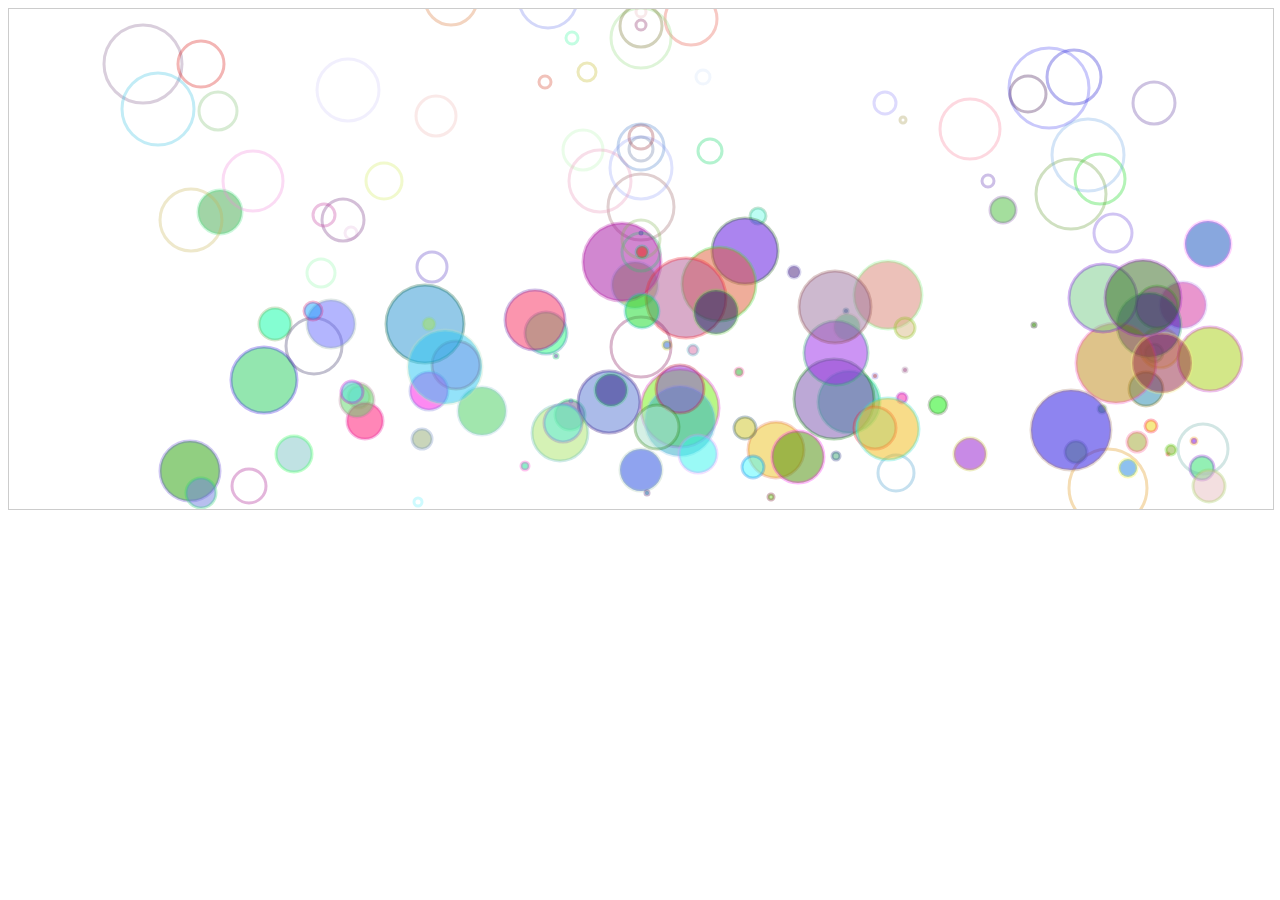
<file: 新生专题网/scripts/zrender/doc/example/www/index.html>
﻿<!DOCTYPE html>
<html lang="en">
<head>
    <meta charset="utf-8">
    <title>ZRender</title>
    <!--Step:1 Import a module loader, such as esl.js or require.js-->
    <!--Step:1 引入一个模块加载器，如esl.js或者require.js-->
    <script src="js/esl.js"></script>
</head>

<body>
    <!--Step:2 Prepare a dom for ZRender which (must) has size (width & hight)-->
    <!--Step:2 为ZRender准备一个具备大小（宽高）的Dom-->
    <div id="main" style="width:100%;height:500px;border:1px solid #ccc"></div>
    
    <script type="text/javascript">
    // Step:3 conifg ZRender's path, link to zrender.js from current page.
    // Step:3 为模块加载器配置zrender的路径，从当前页面链接到zrender.js
    require.config({
        paths:{ 
            zrender:'./js/zrender',
            'zrender/shape/Circle' : './js/zrender'
        }
    });
    
    // Step:4 require zrender and use it in the callback.
    // Step:4 动态加载zrender然后在回调函数中开始使用
    require(
        ['zrender','zrender/shape/Circle'],
        function(zrender) {
            var zr = zrender.init(document.getElementById('main'));
            var color = require('zrender/tool/color');
            var colorIdx = 0;
            var width = Math.ceil(zr.getWidth());
            var height = Math.ceil(zr.getHeight());

            var i;
            var n = document.createElement('canvas').getContext ? 150 : 50;
            var shapeList = [];
            // 动画元素
            var CircleShape = require('zrender/shape/Circle');
            var guid = require('zrender/tool/guid');
            for(i = 0; i < n; i++) {
                shapeList[i] = new CircleShape({
                    id : guid(),
                    style : {
                        x : Math.ceil(Math.random() * width),
                        y : Math.ceil(Math.random() * height),
                        r : Math.ceil(Math.random() * 40),
                        brushType : Math.ceil(Math.random() * 100) % 3 >= 1 ? 'both' : 'stroke',
                        color : 'rgba('
                                + Math.round(Math.random() * 256) + ','
                                + Math.round(Math.random() * 256) + ','
                                + Math.round(Math.random() * 256) + ', 0.5)',
                        strokeColor : 'rgba('
                                + Math.round(Math.random() * 256) + ','
                                + Math.round(Math.random() * 256) + ','
                                + Math.round(Math.random() * 256) + ', 0.3)',
                        lineWidth : 3
                    },
                    _animationX : Math.ceil(Math.random() * 20),
                    _animationY : Math.ceil(Math.random() * 20),
                    hoverable : false
                });
                if (shapeList[i].style.x < 100 || shapeList[i].style.x > (width - 100)) {
                    shapeList[i].style.x = width / 2;
                }
                if (shapeList[i].style.y < 100 || shapeList[i].style.y > (height - 100)) {
                    shapeList[i].style.y = height / 2;
                }
                zr.addShape(shapeList[i]);
            }

            // 绘画，利用render的callback可以在绘画完成后马上开始动画
            zr.render(function(){
                animationTicket = setInterval(
                    function(){
                        var style;
                        for( i = 0; i < n; i++) {
                            // 可以跳过
                            style = shapeList[i].style;
                            if (style.brushType == 'both') {
                                if (style.x + style.r + shapeList[i]._animationX >= width
                                    || style.x - style.r + shapeList[i]._animationX <= 0
                                ){
                                    shapeList[i]._animationX = -shapeList[i]._animationX;
                                }
                                shapeList[i].style.x += shapeList[i]._animationX;
                            }

                            if (style.brushType == 'both') {
                                if (style.y + style.r + shapeList[i]._animationY >= height ||
                                    style.y - style.r + shapeList[i]._animationY <= 0){
                                    shapeList[i]._animationY = -shapeList[i]._animationY;
                                }
                                shapeList[i].style.y += shapeList[i]._animationY;
                            }
                            else {
                                if (style.y - shapeList[i]._animationY + style.r <= 0){
                                    shapeList[i].style.y = height + style.r;
                                    shapeList[i].style.x = Math.ceil(Math.random() * width);
                                }
                                shapeList[i].style.y -= shapeList[i]._animationY;
                            }
                            // 就看这句就行
                            zr.modShape(shapeList[i].id, shapeList[i]);
                        }
                        zr.refresh();
                    },
                    50
                )
            });
        }
    )
    </script>
</body>
</html>
</file>
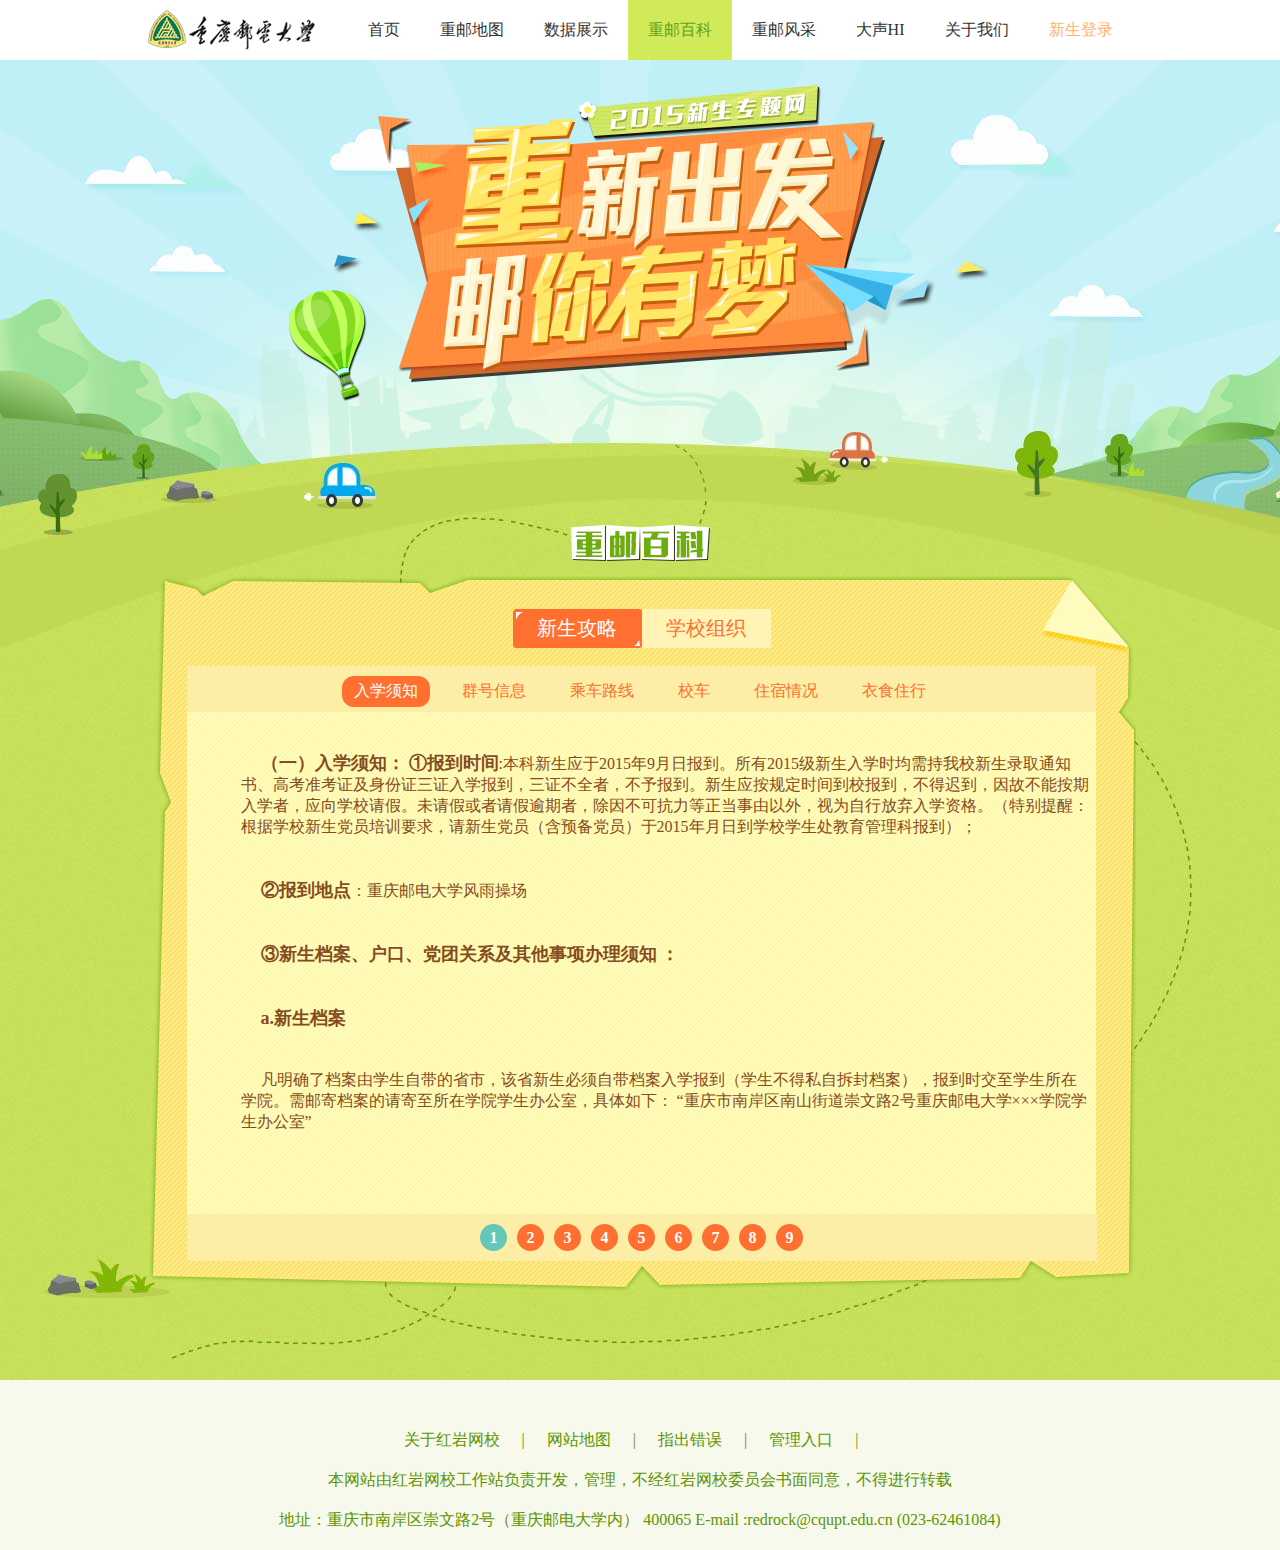
<file: 新生专题网/cqupt-wiki.html>
<!DOCTYPE html>
<html lang="en">
<head>
	<meta charset="UTF-8">
	<title>重新出发，邮你有梦</title>
	<link rel="stylesheet" type="text/css" href="styles/reset.css">
    <link rel="stylesheet" href="styles/public.css"/>
    <link rel="stylesheet" type="text/css" href="styles/cqupt-wiki.css">
    <link rel="stylesheet" href="styles/form.css"/>
</head>
<body>
	<div id="container">
		<div id="header">
			<div id="header-wrap">
				<img id="logo" src="images/logo.png" alt="logo">
				<ul id="nav">
					<li><a id="home" href="index.html">首页</a></li>
					<li><a id="map" href="map.html">重邮地图</a></li>
					<li><a id="exhibition" href="data-show.html">数据展示</a></li>
					<li><a id="encyclopedias"  href="cqupt-wiki.html">重邮百科</a></li>
					<li><a id="style"  href="student-style.html">重邮风采</a></li>
					<li><a id="hi"  href="#">大声HI</a></li>
					<li><a id="about-us"  href="#">关于我们</a></li>
                    <li><a id="login"  href="#">新生登录</a></li>
				</ul>
			</div>
		</div>
		<div id="content">
			<div class="wrap">
            	<img id="big-logo" src="images/big-logo.png" alt="重新出发，邮你有梦"/><br/>
            	<img id="cqupt-wiki-title" src="images/title-wiki.png">

        		<div id="cqupt-wiki">
            		<div id="btn-wrap">
                    	<div id="btn-left" class="button">新生攻略</div><div id="btn-right" class="button unselected">学校组织</div>
	                </div>

	                <div id="cqupt-wiki-content">
                        <div id="new-student-strategy">
                            <div class="cqupt-wiki-nav" id="strategy-nav">
                                <a class="selected" id="ruxuexuzhi" href="javascript:void(0)">入学须知</a>
                                <a id="qunhaoxinxi" href="javascript:void(0)">群号信息</a>
                                <a id="chengcheluxian" href="javascript:void(0)">乘车路线</a>
                                <a id="xiaoche" href="javascript:void(0)">校车</a>
                                <a id="zhusuqingkuang" href="javascript:void(0)">住宿情况</a>
                                <a id="yishizhuxing" href="javascript:void(0)">衣食住行</a>
                            </div>
                        </div>

                        <div id="school-org" style="display: none">
                            <div class="cqupt-wiki-nav" id="org-nav">
                                <a class="selected" id="tuanweizhishubumen" href="javascript:void(0)">团委直属部门</a>
                                <a id="xiaoxueshenghui" href="javascript:void(0)">校学生会</a>
                                <a id="kejilianhehui" href="javascript:void(0)">科技联合会</a>
                                <a id="shetuanlianhehui" href="javascript:void(0)">社团联合会</a>
                                <a id="qingnianzhiyuanzhexiehui" href="javascript:void(0)">青年志愿者协会</a>
                                <a id="daxueshengyishutuan" href="javascript:void(0)">大学生艺术团</a>
                                <a id="shetuan" href="javascript:void(0)">社团</a>
                                <div class="justify_fix"></div>
                            </div>
                        </div>
	                	
	                	<div id="wiki-content">
	                	</div>
	                	<div id="page-index">
	                	</div>
        			</div>
            	</div>
            </div>
		</div>
		<img id="to-top" src="images/to-top.png" alt="返回顶部"/>
        <div id="footer">
            <p class="container">
                <a href="#">关于红岩网校</a>
                <span>|</span>
                <a href="#">网站地图</a>
                <span>|</span>
                <a href="#">指出错误</a>
                <span>|</span>
                <a href="#">管理入口</a>
                <span>|</span><br/>
                本网站由红岩网校工作站负责开发，管理，不经红岩网校委员会书面同意，不得进行转载<br/>
                地址：重庆市南岸区崇文路2号（重庆邮电大学内） 400065 E-mail :redrock@cqupt.edu.cn (023-62461084)
            </p>
        </div>
	</div>
    <div id="shadow"></div>
    <form id="login-form" action="">
        <img class="form-top-left" src="images/form-top-left.png"/>
        <img class="form-bottom-right" src="images/form-bottom-right.png"/>
        <img id="login-close" class="form-close" src="images/form-close.png" alt="关闭"/>
        <img id="login-title" src="images/login-title.png" alt="新生登陆"/>
        <div>
            <div>
                <img class="form-pic" src="images/login-user.png" alt=""/>
                <span>|</span>
            </div>
            <input id="login-usertext" type="text" placeholder="姓名或通知书号"/><br/>
            <div>
                <img class="form-pic" src="images/login-pw.png" alt=""/>
                <span>|</span>
            </div>
            <input id="login-pwtext" type="password" maxlength="6" placeholder="身份证后六位"/>
        </div>
            <span id="login-btn" class="btn">登陆
                <img class="btn-left-top" src="images/left-top.png"/>
                <img class="btn-right-bottom" src="images/right-bottom.png"/>
            </span>
    </form>
    <form id="information-form" class="claerfix" action="">
        <img class="form-top-left" src="images/form-top-left.png"/>
        <img class="form-bottom-right" src="images/form-bottom-right.png"/>
        <img id="form-title" src="images/form-title.png" alt="完善信息"/>
        <img id="information-close" src="images/form-close.png" alt="关闭" class="form-close"/>
        <div>
            <img class="form-pic" src="images/form-pn.png" alt="手机号码"/>
            <input id="form-pntext" maxlength="11" type="text"/>
        </div>
        <div>
            <img class="form-pic" src="images/form-qq.png" alt="QQ号"/>
            <input id="form-qqtext" maxlength="11" type="text"/>
        </div>
        <img id="form-hobby" src="images/form-hobby.png" alt="爱好标签"/><br/>
        <div id="form-hobby-list">
            <span class="hobby-label unselected">吃货</span>
            <span class="hobby-label unselected">运动</span>
            <span class="hobby-label unselected">唱歌</span>
            <span class="hobby-label unselected">旅游</span>
            <span class="hobby-label unselected">电视剧</span>
            <span class="hobby-label unselected">阅读</span>
            <span class="hobby-label unselected">绘画</span>
            <span class="hobby-label unselected">摄影</span>
            <span class="hobby-label unselected">电影</span>
            <span class="hobby-label unselected">睡觉</span>
            <span class="hobby-label unselected">网游</span>
            <span class="hobby-label unselected">社交</span>
            <span class="justify_fix"></span>
        </div>
        <div id="btns">
                <span id="form-btn-skip" class="btn">跳过
                    <img class="btn-left-top" src="images/left-top.png"/>
                    <img class="btn-right-bottom" src="images/right-bottom.png"/>
                </span>
                <span id="form-btn-ensure" class="btn">确认
                    <img class="btn-left-top" src="images/left-top.png"/>
                    <img class="btn-right-bottom" src="images/right-bottom.png"/>
                </span>
            <span class="justify_fix"></span>
        </div>
    </form>
    <script src="scripts/jQuery.js"></script>
	<script type="text/javascript" src="scripts/MyQuery.js"></script>
	<script src="scripts/cqupt-wiki.js"></script>
    <script src="scripts/login.js"></script>
</body>
</html>
</file>
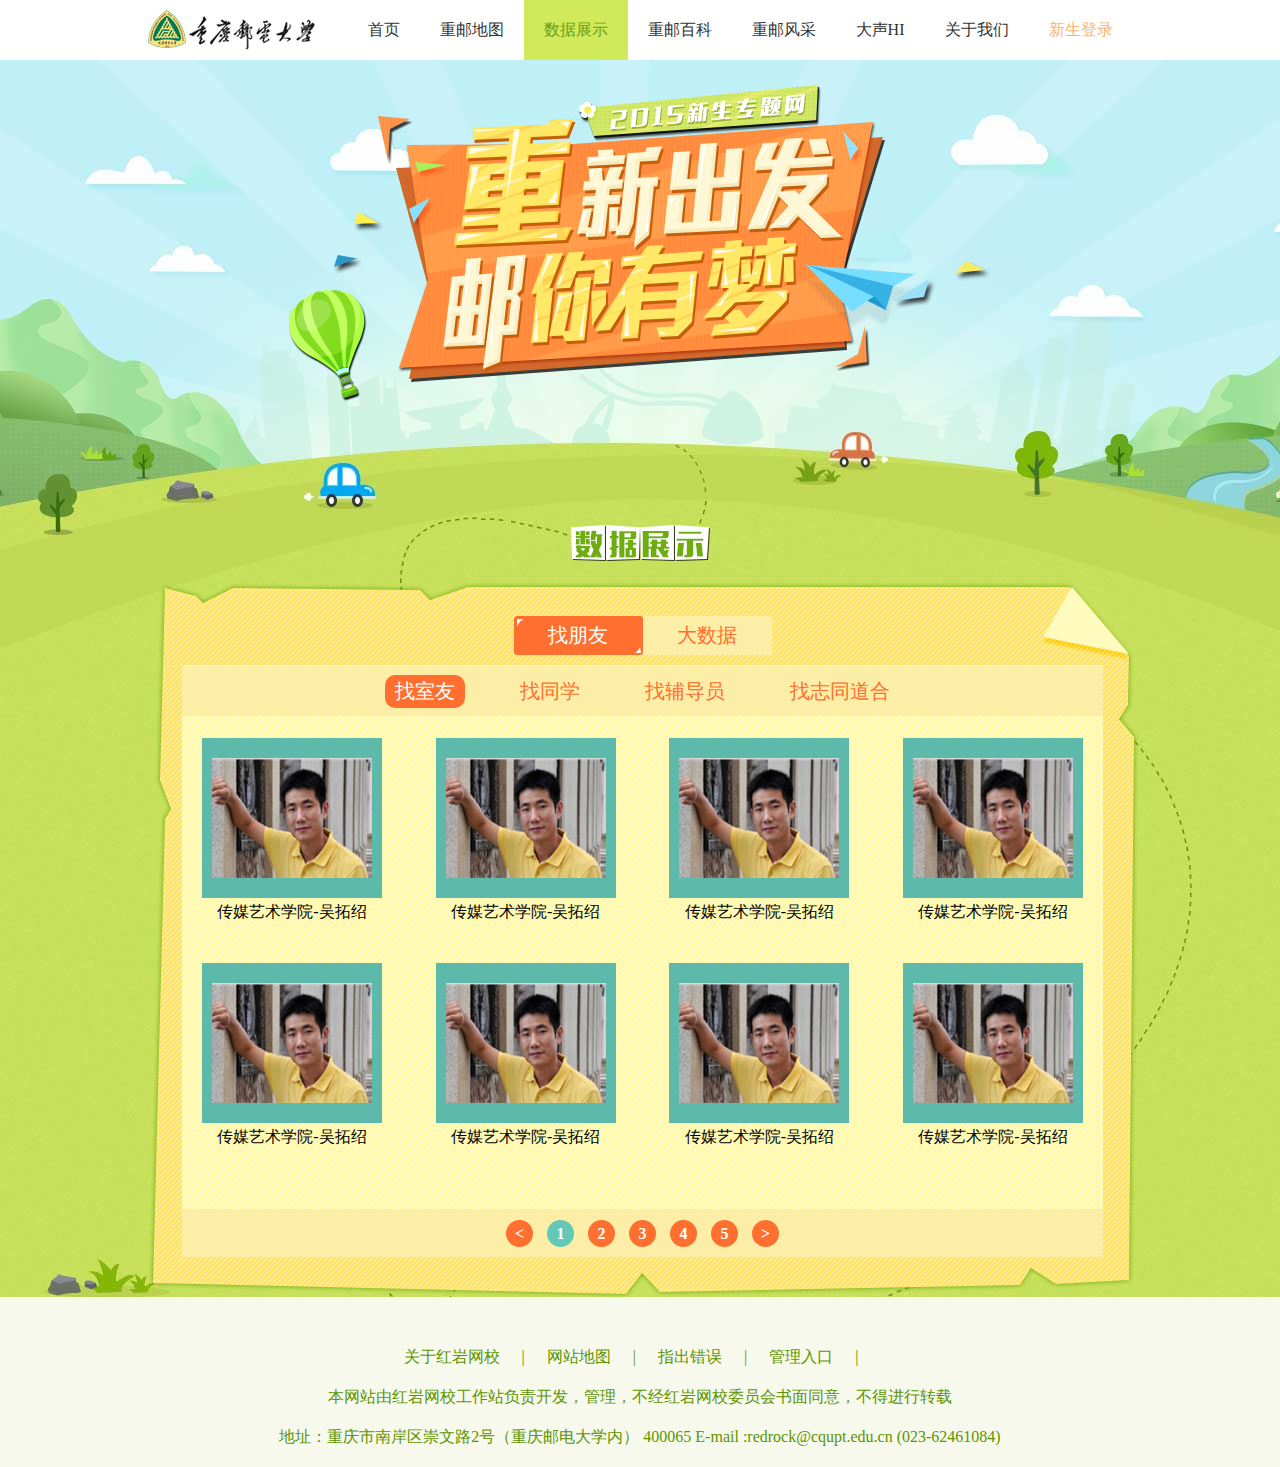
<file: 新生专题网/data-show.html>
<!DOCTYPE html>
<html lang="en">
<head>
	<meta charset="UTF-8">
	<title>重新出发，邮你有梦</title>
	<link rel="stylesheet" type="text/css" href="styles/reset.css">
	<link rel="stylesheet" type="text/css" href="styles/public.css">
	<link rel="stylesheet" type="text/css" href="styles/data-show.css">
	<link rel="stylesheet" href="slimbox2-for-wordpress/slimbox2.css">
    <link rel="stylesheet" href="styles/form.css"/>
</head>
<body>
	<div id="container">
		<div id="header">
			<div id="header-wrap">
				<img id="logo" src="images/logo.png" alt="logo">
				<ul id="nav">
					<li><a id="home" href="index.html">首页</a></li>
					<li><a id="map" href="map.html">重邮地图</a></li>
					<li><a id="exhibition" href="data-show.html">数据展示</a></li>
					<li><a id="encyclopedias"  href="cqupt-wiki.html">重邮百科</a></li>
					<li><a id="style"  href="student-style.html">重邮风采</a></li>
					<li><a id="hi"  href="#">大声HI</a></li>
					<li><a id="about-us"  href="#">关于我们</a></li>
                    <li><a id="login"  href="#">新生登录</a></li>
				</ul>
			</div>
		</div>
		<div id="content">
			<div class="wrap">
				<img id="big-logo" src="images/big-logo.png" alt="重新出发，邮你有梦"/><br/>
            	<img id="data-show-title" src="images/data-show-title.png">
				<div id="data-show-wrap">
            		<div id="btn-wrap">
                    	<div id="btn-left" class="btn">找朋友</div><div id="btn-right" class="btn unselected">大数据</div>
	                </div>

	                <div id="data-show-content">
	                	<!-- 大数据板块 -->
	                	<div id="big-data" style="display: none">
	                		<div class="data-show-nav" id="big-data-nav">
		                		<a class="selected" href="javascript:void(0)">同乡比例</a>
		                		<a href="javascript:void(0)">男女比例</a>
								<a href="javascript:void(0)">同年同月</a>
								<a id="hardest" href="javascript:void(0)">最难科目</a>
								<a href="javascript:void(0)">毕业去向数据</a>
		                	</div>
                            <div id="main"></div>
                            <div>
			                	<div id="share-btn-wrap">
			                		<ul>
			                			<li>
			                				<a id="share-to-weibo" href="javascript:void(0)">分享到微博</a>
			                			</li>
			                			<li style="position: relative;">
			                				
			                				<a id="share-to-wechat" href="javascript:void(0)">
			                					分享到微信
			                					<img class="display-none" id="share-QRcode" src="images/share-QRcode.png">
			                				</a>
			                			</li>
			                			<li>
			                				<a class="display-none" id="share-to-qzone" href="javascript:void(0)">分享到空间</a>
			                			</li>
			                		</ul>
			                	</div>
		                	</div>
		                	
	                	</div>
	                	<!-- 找朋友板块  -->
	                	<div id="find-friend">
	                		<div class="data-show-nav" id="find-friend-nav">
		                		<a class="selected" href="javascript:void(0)">找室友</a>
		                		<a href="javascript:void(0)">找同学</a>
								<a href="javascript:void(0)">找辅导员</a>
								<a href="javascript:void(0)">找志同道合</a>
		                	</div>
		                	<div class="data-show">
		                		<div class="data-show-table">
		                			<table id="find-roommate" style="display: none">
		                				<tr>
			                				<th width="100">姓名</th>
			                				<th width="75">性别</th>
			                				<th width="210">学院</th>
			                				<th width="136">专业</th>
			                				<th width="120">籍贯</th>
			                				<th width="130">手机号码</th>
			                				<th width="140">QQ</th>
		                				</tr>
		                				<tr>
		                					<td>姓名</td>
		                					<td>性别</td>
		                					<td>学院</td>
		                					<td>专业</td>
		                					<td>籍贯</td>
		                					<td>手机号码</td>
		                					<td>QQ</td>
		                				</tr>
		                				<tr>
		                					<td>姓名</td>
		                					<td>性别</td>
		                					<td>学院</td>
		                					<td>专业</td>
		                					<td>籍贯</td>
		                					<td>手机号码</td>
		                					<td>QQ</td>
		                				</tr>
		                				<tr>
		                					<td>姓名</td>
		                					<td>性别</td>
		                					<td>学院</td>
		                					<td>专业</td>
		                					<td>籍贯</td>
		                					<td>手机号码</td>
		                					<td>QQ</td>
		                				</tr>
		                				<tr>
		                					<td>姓名</td>
		                					<td>性别</td>
		                					<td>学院</td>
		                					<td>专业</td>
		                					<td>籍贯</td>
		                					<td>手机号码</td>
		                					<td>QQ</td>
		                				</tr>
		                				<tr>
		                					<td>姓名</td>
		                					<td>性别</td>
		                					<td>学院</td>
		                					<td>专业</td>
		                					<td>籍贯</td>
		                					<td>手机号码</td>
		                					<td>QQ</td>
		                				</tr>
		                				<tr>
		                					<td>姓名</td>
		                					<td>性别</td>
		                					<td>学院</td>
		                					<td>专业</td>
		                					<td>籍贯</td>
		                					<td>手机号码</td>
		                					<td>QQ</td>
		                				</tr>
		                				<tr>
		                					<td>姓名</td>
		                					<td>性别</td>
		                					<td>学院</td>
		                					<td>专业</td>
		                					<td>籍贯</td>
		                					<td>手机号码</td>
		                					<td>QQ</td>
		                				</tr>
		                				<tr>
		                					<td>姓名姓名</td>
		                					<td>性别</td>
		                					<td>通信用与信息工程学院</td>
		                					<td>通信工程</td>
		                					<td>籍贯</td>
		                					<td>88888888888</td>
		                					<td>9999999999</td>
		                				</tr>
		                				<tr>
		                					<td>姓名</td>
		                					<td>性别</td>
		                					<td>学院</td>
		                					<td>专业</td>
		                					<td>籍贯</td>
		                					<td>手机号码</td>
		                					<td>QQ</td>
		                				</tr>
		                			</table>
		                			<table id="find-classmate" style="display: none">
		                				<tr>
			                				<th width="100">姓名</th>
			                				<th width="75">性别</th>
			                				<th width="210">学院</th>
			                				<th width="136">专业</th>
			                				<th width="120">籍贯</th>
			                				<th width="130">手机号码</th>
			                				<th width="140">QQ</th>
		                				</tr>
		                				<tr>
		                					<td>姓名</td>
		                					<td>性别</td>
		                					<td>学院</td>
		                					<td>专业</td>
		                					<td>籍贯</td>
		                					<td>手机号码</td>
		                					<td>QQ</td>
		                				</tr>
		                				<tr>
		                					<td>姓名</td>
		                					<td>性别</td>
		                					<td>学院</td>
		                					<td>专业</td>
		                					<td>籍贯</td>
		                					<td>手机号码</td>
		                					<td>QQ</td>
		                				</tr>
		                				<tr>
		                					<td>姓名</td>
		                					<td>性别</td>
		                					<td>学院</td>
		                					<td>专业</td>
		                					<td>籍贯</td>
		                					<td>手机号码</td>
		                					<td>QQ</td>
		                				</tr>
		                				<tr>
		                					<td>姓名</td>
		                					<td>性别</td>
		                					<td>学院</td>
		                					<td>专业</td>
		                					<td>籍贯</td>
		                					<td>手机号码</td>
		                					<td>QQ</td>
		                				</tr>
		                				<tr>
		                					<td>姓名</td>
		                					<td>性别</td>
		                					<td>学院</td>
		                					<td>专业</td>
		                					<td>籍贯</td>
		                					<td>手机号码</td>
		                					<td>QQ</td>
		                				</tr>
		                				<tr>
		                					<td>姓名</td>
		                					<td>性别</td>
		                					<td>学院</td>
		                					<td>专业</td>
		                					<td>籍贯</td>
		                					<td>手机号码</td>
		                					<td>QQ</td>
		                				</tr>
		                				<tr>
		                					<td>姓名</td>
		                					<td>性别</td>
		                					<td>学院</td>
		                					<td>专业</td>
		                					<td>籍贯</td>
		                					<td>手机号码</td>
		                					<td>QQ</td>
		                				</tr>
		                				<tr>
		                					<td>姓名姓名</td>
		                					<td>性别</td>
		                					<td>通信用与信息工程学院</td>
		                					<td>通信工程</td>
		                					<td>籍贯</td>
		                					<td>88888888888</td>
		                					<td>9999999999</td>
		                				</tr>
		                				<tr>
		                					<td>姓名</td>
		                					<td>性别</td>
		                					<td>学院</td>
		                					<td>专业</td>
		                					<td>籍贯</td>
		                					<td>手机号码</td>
		                					<td>QQ</td>
		                				</tr>
		                			</table>
		                			<div id="find-counsellor">
		                				<div class="counsellor-list">
		                                    <a href="images/counsellor-1.png"><img src="images/counsellor-1.png"></a>
		                                    <p class="start-word">传媒艺术学院-吴拓绍</p>
		                                </div>
		                                <div class="counsellor-list">
		                                    <a href="images/counsellor-1.png"><img src="images/counsellor-1.png"></a>
		                                    <p class="start-word">传媒艺术学院-吴拓绍</p>
		                                </div>
		                                <div class="counsellor-list">
		                                    <a href="images/counsellor-1.png"><img src="images/counsellor-1.png"></a>
		                                    <p class="start-word">传媒艺术学院-吴拓绍</p>
		                                </div>
		                                <div class="counsellor-list">
		                                    <a href="images/counsellor-1.png"><img src="images/counsellor-1.png"></a>
		                                    <p class="start-word">传媒艺术学院-吴拓绍</p>
		                                </div>
		                                <div class="counsellor-list">
		                                    <a href="images/counsellor-1.png"><img src="images/counsellor-1.png"></a>
		                                    <p class="start-word">传媒艺术学院-吴拓绍</p>
		                                </div>
		                                <div class="counsellor-list">
		                                    <a href="images/counsellor-1.png"><img src="images/counsellor-1.png"></a>
		                                    <p class="start-word">传媒艺术学院-吴拓绍</p>
		                                </div>
		                                <div class="counsellor-list">
		                                    <a href="images/counsellor-1.png"><img src="images/counsellor-1.png"></a>
		                                    <p class="start-word">传媒艺术学院-吴拓绍</p>
		                                </div>
		                                <div class="counsellor-list">
		                                    <a href="images/counsellor-1.png"><img src="images/counsellor-1.png"></a>
		                                    <p class="start-word">传媒艺术学院-吴拓绍</p>
		                                </div>
		                                <div class="justfy-fix"></div>

		           
		                                

				                	</div>
		                			<table id="find-samemajor" style="display: none">
		                				<tr>
			                				<th width="100">姓名</th>
			                				<th width="75">性别</th>
			                				<th width="210">学院</th>
			                				<th width="136">专业</th>
			                				<th width="120">籍贯</th>
			                				<th width="130">手机号码</th>
			                				<th width="140">QQ</th>
		                				</tr>
		                				<tr>
		                					<td>姓名</td>
		                					<td>性别</td>
		                					<td>学院</td>
		                					<td>专业</td>
		                					<td>籍贯</td>
		                					<td>手机号码</td>
		                					<td>QQ</td>
		                				</tr>
		                				<tr>
		                					<td>姓名</td>
		                					<td>性别</td>
		                					<td>学院</td>
		                					<td>专业</td>
		                					<td>籍贯</td>
		                					<td>手机号码</td>
		                					<td>QQ</td>
		                				</tr>
		                				<tr>
		                					<td>姓名</td>
		                					<td>性别</td>
		                					<td>学院</td>
		                					<td>专业</td>
		                					<td>籍贯</td>
		                					<td>手机号码</td>
		                					<td>QQ</td>
		                				</tr>
		                				<tr>
		                					<td>姓名</td>
		                					<td>性别</td>
		                					<td>学院</td>
		                					<td>专业</td>
		                					<td>籍贯</td>
		                					<td>手机号码</td>
		                					<td>QQ</td>
		                				</tr>
		                				<tr>
		                					<td>姓名</td>
		                					<td>性别</td>
		                					<td>学院</td>
		                					<td>专业</td>
		                					<td>籍贯</td>
		                					<td>手机号码</td>
		                					<td>QQ</td>
		                				</tr>
		                				<tr>
		                					<td>姓名</td>
		                					<td>性别</td>
		                					<td>学院</td>
		                					<td>专业</td>
		                					<td>籍贯</td>
		                					<td>手机号码</td>
		                					<td>QQ</td>
		                				</tr>
		                				<tr>
		                					<td>姓名</td>
		                					<td>性别</td>
		                					<td>学院</td>
		                					<td>专业</td>
		                					<td>籍贯</td>
		                					<td>手机号码</td>
		                					<td>QQ</td>
		                				</tr>
		                				<tr>
		                					<td>姓名姓名</td>
		                					<td>性别</td>
		                					<td>通信用与信息工程学院</td>
		                					<td>通信工程</td>
		                					<td>籍贯</td>
		                					<td>88888888888</td>
		                					<td>9999999999</td>
		                				</tr>
		                				<tr>
		                					<td>姓名</td>
		                					<td>性别</td>
		                					<td>学院</td>
		                					<td>专业</td>
		                					<td>籍贯</td>
		                					<td>手机号码</td>
		                					<td>QQ</td>
		                				</tr>
		                			</table>
		                		</div>
			                	<div class="page-index">
			                		<a id="up-page" href="#">&lt;</a>
			                		<a class="selected" href="">1</a>
			                		<a href="">2</a>
			                		<a href="">3</a>
			                		<a href="">4</a>
			                		<a href="">5</a>
			                		<a id="down-page" href="#">&gt;</a>
			                	</div>
		                	</div>
               		
	                	</div>   	
	                </div>
				</div>
			</div>
		</div>
		<img id="to-top" src="images/to-top.png" alt="返回顶部"/>
		<div id="footer">
		    <div id="footer">
	            <p class="container">
	                <a href="#">关于红岩网校</a>
	                <span>|</span>
	                <a href="#">网站地图</a>
	                <span>|</span>
	                <a href="#">指出错误</a>
	                <span>|</span>
	                <a href="#">管理入口</a>
	                <span>|</span><br/>
	                本网站由红岩网校工作站负责开发，管理，不经红岩网校委员会书面同意，不得进行转载<br/>
	                地址：重庆市南岸区崇文路2号（重庆邮电大学内） 400065 E-mail :redrock@cqupt.edu.cn (023-62461084)
	            </p>
       	 	</div>	
		</div>
	</div>
    <div id="shadow"></div>
    <form id="login-form" action="">
        <img class="form-top-left" src="images/form-top-left.png"/>
        <img class="form-bottom-right" src="images/form-bottom-right.png"/>
        <img id="login-close" class="form-close" src="images/form-close.png" alt="关闭"/>
        <img id="login-title" src="images/login-title.png" alt="新生登陆"/>
        <div>
            <div>
                <img class="form-pic" src="images/login-user.png" alt=""/>
                <span>|</span>
            </div>
            <input id="login-usertext" type="text" placeholder="姓名或通知书号"/><br/>
            <div>
                <img class="form-pic" src="images/login-pw.png" alt=""/>
                <span>|</span>
            </div>
            <input id="login-pwtext" type="password" maxlength="6" placeholder="身份证后六位"/>
        </div>
            <span id="login-btn" class="btn">登陆
                <img class="btn-left-top" src="images/left-top.png"/>
                <img class="btn-right-bottom" src="images/right-bottom.png"/>
            </span>
    </form>
    <form id="information-form" class="claerfix" action="">
        <img class="form-top-left" src="images/form-top-left.png"/>
        <img class="form-bottom-right" src="images/form-bottom-right.png"/>
        <img id="form-title" src="images/form-title.png" alt="完善信息"/>
        <img id="information-close" src="images/form-close.png" alt="关闭" class="form-close"/>
        <div>
            <img class="form-pic" src="images/form-pn.png" alt="手机号码"/>
            <input id="form-pntext" maxlength="11" type="text"/>
        </div>
        <div>
            <img class="form-pic" src="images/form-qq.png" alt="QQ号"/>
            <input id="form-qqtext" maxlength="11" type="text"/>
        </div>
        <img id="form-hobby" src="images/form-hobby.png" alt="爱好标签"/><br/>
        <div id="form-hobby-list">
            <span class="hobby-label unselected">吃货</span>
            <span class="hobby-label unselected">运动</span>
            <span class="hobby-label unselected">唱歌</span>
            <span class="hobby-label unselected">旅游</span>
            <span class="hobby-label unselected">电视剧</span>
            <span class="hobby-label unselected">阅读</span>
            <span class="hobby-label unselected">绘画</span>
            <span class="hobby-label unselected">摄影</span>
            <span class="hobby-label unselected">电影</span>
            <span class="hobby-label unselected">睡觉</span>
            <span class="hobby-label unselected">网游</span>
            <span class="hobby-label unselected">社交</span>
            <span class="justify_fix"></span>
        </div>
        <div id="btns">
                <span id="form-btn-skip" class="btn">跳过
                    <img class="btn-left-top" src="images/left-top.png"/>
                    <img class="btn-right-bottom" src="images/right-bottom.png"/>
                </span>
                <span id="form-btn-ensure" class="btn">确认
                    <img class="btn-left-top" src="images/left-top.png"/>
                    <img class="btn-right-bottom" src="images/right-bottom.png"/>
                </span>
            <span class="justify_fix"></span>
        </div>
    </form>

   	<script type="text/javascript" src="scripts/jQuery.js"></script>
	<script type="text/javascript" src="scripts/MyQuery.js"></script>
	<script type="text/javascript" src="scripts/login.js"></script>
	<script type="text/javascript" src="scripts/data-show.js"></script>
	<script type="text/javascript" src="slimbox2-for-wordpress/slimbox2.js"></script>
	<script type="text/javascript" src="scripts/data-show-box.js"></script>
    <script src="scripts/build/dist/echarts.js"></script>
    <script>
        require.config({
            paths: {
                echarts: "scripts/src"
            }
        });
        // 使用
        require(
                [
                    'echarts',
                    'echarts/chart/pie' // 使用柱状图就加载bar模块，按需加载
                ],
                function (ec) {
                    // 基于准备好的dom，初始化echarts图表
                    var myChart = ec.init(document.getElementById('main'));
                    var idx = 1;
                    var option = {
                        timeline : {
                            data : [
                                '计院','通信','自动化','光电','传媒','经管','外国语','体院','生物','软件','法学院','数理','国际','先进制造'
                            ],
                            type: "number",
                            controlPosition: "none",
                            borderColor: "#ff6f30",
                            lineStyle: {
                                color: "#ff6f30",
                                width: 1
                            },
                            label : {
                                textStyle: {
                                    color: "#6c1815"
                                },
                                formatter : function(s) {
                                    return s.slice(0, 4);
                                }
                            },
//                        symbolList: ["circle"],
                            checkpointStyle: {
                                color: "#ff6f30"
                            }
                        },
                        options : [
                            {
                                title : {
                                    text: '各学院学生心中的最难科目',
//                                subtext: '纯属虚构',
                                    textStyle: {
                                        color: "#6c1815"
                                    }
                                },
                                tooltip : {
                                    trigger: 'item',
                                    formatter: "{a} <br/>{b} : {c} ({d}%)"
                                },
                                legend: {
                                    data:['中外设计史','西方美术史','设计素描'],
                                    x: "80%",
                                    y: "50%",
                                    orient : 'vertical'
                                },
                                calculable : true,
                                series : [
                                    {
                                        name:'浏览器（数据纯属虚构）',
                                        type:'pie',
                                        radius: '66%',
                                        center: ['50%', '50%'],
                                        data:[
                                            {value: idx * 128 + 80,  name:'中外设计史'},
                                            {value: idx * 64  + 160,  name:'西方美术史'},
                                            {value: idx * 32  + 320,  name:'设计素描'}
                                        ]
                                    }
                                ]
                            },
                            {
                                series : [
                                    {
                                        name:'浏览器（数据纯属虚构）',
                                        type:'pie',
                                        data:[
                                            {value: idx * 128 + 80,  name:'中外设计史'},
                                            {value: idx * 64  + 160,  name:'西方美术史'},
                                            {value: idx * 32  + 320,  name:'设计素描'}
                                        ]
                                    }
                                ]
                            },
                            {
                                series : [
                                    {
                                        name:'浏览器（数据纯属虚构）',
                                        type:'pie',
                                        data:[
                                            {value: idx * 128 + 80,  name:'中外设计史'},
                                            {value: idx * 64  + 160,  name:'西方美术史'},
                                            {value: idx * 32  + 320,  name:'设计素描'}
                                        ]
                                    }
                                ]
                            },
                            {
                                series : [
                                    {
                                        name:'浏览器（数据纯属虚构）',
                                        type:'pie',
                                        data:[
                                            {value: idx * 128 + 80,  name:'中外设计史'},
                                            {value: idx * 64  + 160,  name:'西方美术史'},
                                            {value: idx * 32  + 320,  name:'设计素描'}
                                        ]
                                    }
                                ]
                            },
                            {
                                series : [
                                    {
                                        name:'浏览器（数据纯属虚构）',
                                        type:'pie',
                                        data:[
                                            {value: idx * 128 + 80,  name:'中外设计史'},
                                            {value: idx * 64  + 160,  name:'西方美术史'},
                                            {value: idx * 32  + 320,  name:'设计素描'}
                                        ]
                                    }
                                ]
                            },
                            {
                                series : [
                                    {
                                        name:'浏览器（数据纯属虚构）',
                                        type:'pie',
                                        data:[
                                            {value: idx * 128 + 80,  name:'中外设计史'},
                                            {value: idx * 64  + 160,  name:'西方美术史'},
                                            {value: idx * 32  + 320,  name:'设计素描'}
                                        ]
                                    }
                                ]
                            },
                            {
                                series : [
                                    {
                                        name:'浏览器（数据纯属虚构）',
                                        type:'pie',
                                        data:[
                                            {value: idx * 128 + 80,  name:'中外设计史'},
                                            {value: idx * 64  + 160,  name:'西方美术史'},
                                            {value: idx * 32  + 320,  name:'设计素描'}
                                        ]
                                    }
                                ]
                            },
                            {
                                series : [
                                    {
                                        name:'浏览器（数据纯属虚构）',
                                        type:'pie',
                                        data:[
                                            {value: idx * 128 + 80,  name:'中外设计史'},
                                            {value: idx * 64  + 160,  name:'西方美术史'},
                                            {value: idx * 32  + 320,  name:'设计素描'}
                                        ]
                                    }
                                ]
                            },
                            {
                                series : [
                                    {
                                        name:'浏览器（数据纯属虚构）',
                                        type:'pie',
                                        data:[
                                            {value: idx * 128 + 80,  name:'中外设计史'},
                                            {value: idx * 64  + 160,  name:'西方美术史'},
                                            {value: idx * 32  + 320,  name:'设计素描'}
                                        ]
                                    }
                                ]
                            },
                            {
                                series : [
                                    {
                                        name:'浏览器（数据纯属虚构）',
                                        type:'pie',
                                        data:[
                                            {value: idx * 128 + 80,  name:'中外设计史'},
                                            {value: idx * 64  + 160,  name:'西方美术史'},
                                            {value: idx * 32  + 320,  name:'设计素描'}
                                        ]
                                    }
                                ]
                            },
                            {
                                series : [
                                    {
                                        name:'浏览器（数据纯属虚构）',
                                        type:'pie',
                                        data:[
                                            {value: idx * 128 + 80,  name:'中外设计史'},
                                            {value: idx * 64  + 160,  name:'西方美术史'},
                                            {value: idx * 32  + 320,  name:'设计素描'}
                                        ]
                                    }
                                ]
                            },
                            {
                                series : [
                                    {
                                        name:'浏览器（数据纯属虚构）',
                                        type:'pie',
                                        data:[
                                            {value: idx * 128 + 80,  name:'中外设计史'},
                                            {value: idx * 64  + 160,  name:'西方美术史'},
                                            {value: idx * 32  + 320,  name:'设计素描'}
                                        ]
                                    }
                                ]
                            },
                            {
                                series : [
                                    {
                                        name:'浏览器（数据纯属虚构）',
                                        type:'pie',
                                        data:[
                                            {value: 2222,  name:'中外设计史'},
                                            {value: idx * 64  + 160,  name:'西方美术史'},
                                            {value: idx * 32  + 320,  name:'设素描'}]
                                    }
                                ]
                            },
                            {
                                series : [
                                    {
                                        name:'浏览器（数据纯属虚构）',
                                        type:'pie',
                                        data:[
                                            {value: idx * 128 + 80,  name:'中外设计史'},
                                            {value: idx * 64  + 160,  name:'西方美术史'},
                                            {value: idx * 32  + 320,  name:'设计素描'}
                                        ]
                                    }
                                ]
                            }
                        ]
                    };

                    // 为echarts对象加载数据
                    myChart.setOption(option);
                }
        );
        var hardest = document.getElementById("hardest"),
            bigdataNav = document.getElementById("big-data-nav"),
            main = document.getElementById("main");
        MyQuery.addHandler(bigdataNav, "click", function (event) {
            event = event || window.event;
            var target = event.target || event.srcElement;
            if(target.id == "hardest"){
                main.style.display = "block";
            }else{
                main.style.display = "none";
            }
            //数据没有全部写完就暂时这样简单的写个切换
        })
    </script>
</body>
</html>
</file>
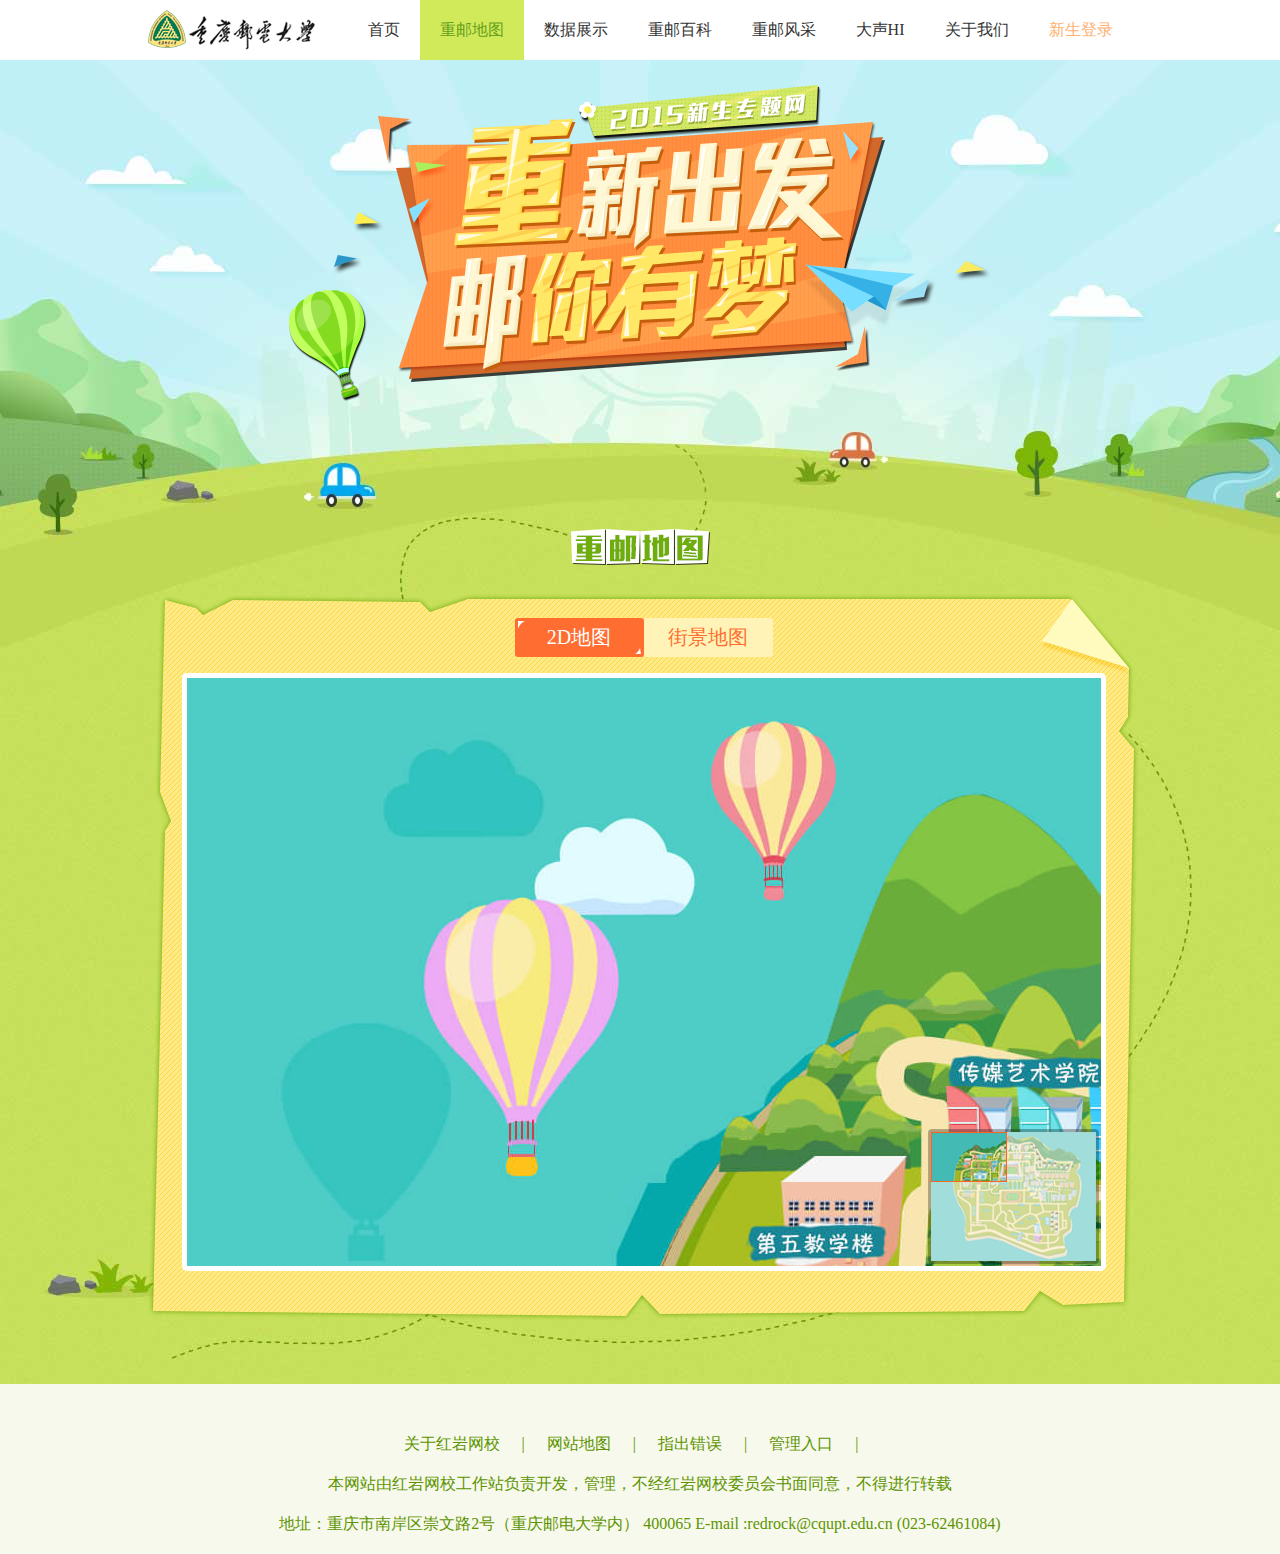
<file: 新生专题网/map.html>
<!DOCTYPE html>
<html>
<head lang="en">
    <meta charset="UTF-8">
    <title>重新出发，邮你有梦</title>
    <link rel="stylesheet" href="styles/reset.css"/>
    <link rel="stylesheet" href="styles/public.css"/>
    <link rel="stylesheet" href="styles/map.css"/>
    <link rel="stylesheet" href="styles/form.css"/>

</head>
<body>
    <div id="header">
        <div class="wrap claerfix">
            <img id="logo" src="images/logo.png" alt="logo">
            <ul id="nav" class="claerfix">
                <li><a href="index.html">首页</a></li>
                <li><a id="map" href="map.html">重邮地图</a></li>
                <li><a id="exhibition" href="data-show.html">数据展示</a></li>
                <li><a id="encyclopedias"  href="cqupt-wiki.html">重邮百科</a></li>
                <li><a id="style"  href="student-style.html">重邮风采</a></li>
                <li><a id="hi"  href="#">大声HI</a></li>
                <li><a id="about-us"  href="#">关于我们</a></li>
                <li><a id="login"  href="#">新生登录</a></li>
            </ul>
        </div>
    </div>

    <div id="content">
        <div class="wrap">
            <img id="big-logo" src="images/big-logo.png" alt="重新出发，邮你有梦"/><br/>
            <img src="images/cqupt-map-logo.png" alt="重邮地图" id="cqupt-map-logo"/>
            <div id="map-wrap">
                <div id="btn-wrap">
                    <div id="btn-left" class="btn">2D地图
                        <img class="btn-left-top" src="images/left-top.png"/>
                        <img class="btn-right-bottom" src="images/right-bottom.png"/>
                    </div><div id="btn-right" class="unchoose">街景地图
                    <img class="btn-left-top" src="images/left-top.png"/>
                    <img class="btn-right-bottom" src="images/right-bottom.png"/>
                </div>
                </div>

                <div id="enlarge-map" style="background-position: 0 0">
                    <div id="thumbnail">
                        <div id="glass"></div>
                    </div>
                    <div id="map-shadow"></div>
                </div>
                <div id="streetscape"></div>
            </div>
        </div>
        <img id="to-top" src="images/to-top.png" alt="返回顶部"/>
    </div>
    <div id="footer">
        <p class="container">
            <a href="#">关于红岩网校</a>
            <span>|</span>
            <a href="#">网站地图</a>
            <span>|</span>
            <a href="#">指出错误</a>
            <span>|</span>
            <a href="#">管理入口</a>
            <span>|</span><br/>
            本网站由红岩网校工作站负责开发，管理，不经红岩网校委员会书面同意，不得进行转载<br/>
            地址：重庆市南岸区崇文路2号（重庆邮电大学内） 400065 E-mail :redrock@cqupt.edu.cn (023-62461084)
        </p>
    </div>

    <div id="shadow"></div>
    <form id="login-form" action="">
        <img class="form-top-left" src="images/form-top-left.png"/>
        <img class="form-bottom-right" src="images/form-bottom-right.png"/>
        <img id="login-close" class="form-close" src="images/form-close.png" alt="关闭"/>
        <img id="login-title" src="images/login-title.png" alt="新生登陆"/>
        <div>
            <div>
                <img class="form-pic" src="images/login-user.png" alt=""/>
                <span>|</span>
            </div>
            <input id="login-usertext" type="text" placeholder="姓名或通知书号"/><br/>
            <div>
                <img class="form-pic" src="images/login-pw.png" alt=""/>
                <span>|</span>
            </div>
            <input id="login-pwtext" type="password" maxlength="6" placeholder="身份证后六位"/>
        </div>
            <span id="login-btn" class="btn">登陆
                <img class="btn-left-top" src="images/left-top.png"/>
                <img class="btn-right-bottom" src="images/right-bottom.png"/>
            </span>
    </form>
    <form id="information-form" class="claerfix" action="">
        <img class="form-top-left" src="images/form-top-left.png"/>
        <img class="form-bottom-right" src="images/form-bottom-right.png"/>
        <img id="form-title" src="images/form-title.png" alt="完善信息"/>
        <img id="information-close" src="images/form-close.png" alt="关闭" class="form-close"/>
        <div>
            <img class="form-pic" src="images/form-pn.png" alt="手机号码"/>
            <input id="form-pntext" maxlength="11" type="text"/>
        </div>
        <div>
            <img class="form-pic" src="images/form-qq.png" alt="QQ号"/>
            <input id="form-qqtext" maxlength="11" type="text"/>
        </div>
        <img id="form-hobby" src="images/form-hobby.png" alt="爱好标签"/><br/>
        <div id="form-hobby-list">
            <span class="hobby-label unselected">吃货</span>
            <span class="hobby-label unselected">运动</span>
            <span class="hobby-label unselected">唱歌</span>
            <span class="hobby-label unselected">旅游</span>
            <span class="hobby-label unselected">电视剧</span>
            <span class="hobby-label unselected">阅读</span>
            <span class="hobby-label unselected">绘画</span>
            <span class="hobby-label unselected">摄影</span>
            <span class="hobby-label unselected">电影</span>
            <span class="hobby-label unselected">睡觉</span>
            <span class="hobby-label unselected">网游</span>
            <span class="hobby-label unselected">社交</span>
            <span class="justify_fix"></span>
        </div>
        <div id="btns">
                <span id="form-btn-skip" class="btn">跳过
                    <img class="btn-left-top" src="images/left-top.png"/>
                    <img class="btn-right-bottom" src="images/right-bottom.png"/>
                </span>
                <span id="form-btn-ensure" class="btn">确认
                    <img class="btn-left-top" src="images/left-top.png"/>
                    <img class="btn-right-bottom" src="images/right-bottom.png"/>
                </span>
            <span class="justify_fix"></span>
        </div>
    </form>

    <script src="scripts/MyQuery.js"></script>
    <script src="scripts/map.js"></script>
    <script src="scripts/map-thumbail.js"></script>
    <script src="scripts/login.js"></script>
    <script charset="utf-8" src="http://map.qq.com/api/js?v=2.exp&key=W44BZ-AAB34-FLXUP-XVPLJ-C5EZZ-RJBBU"></script>
</body>
</html>
</file>
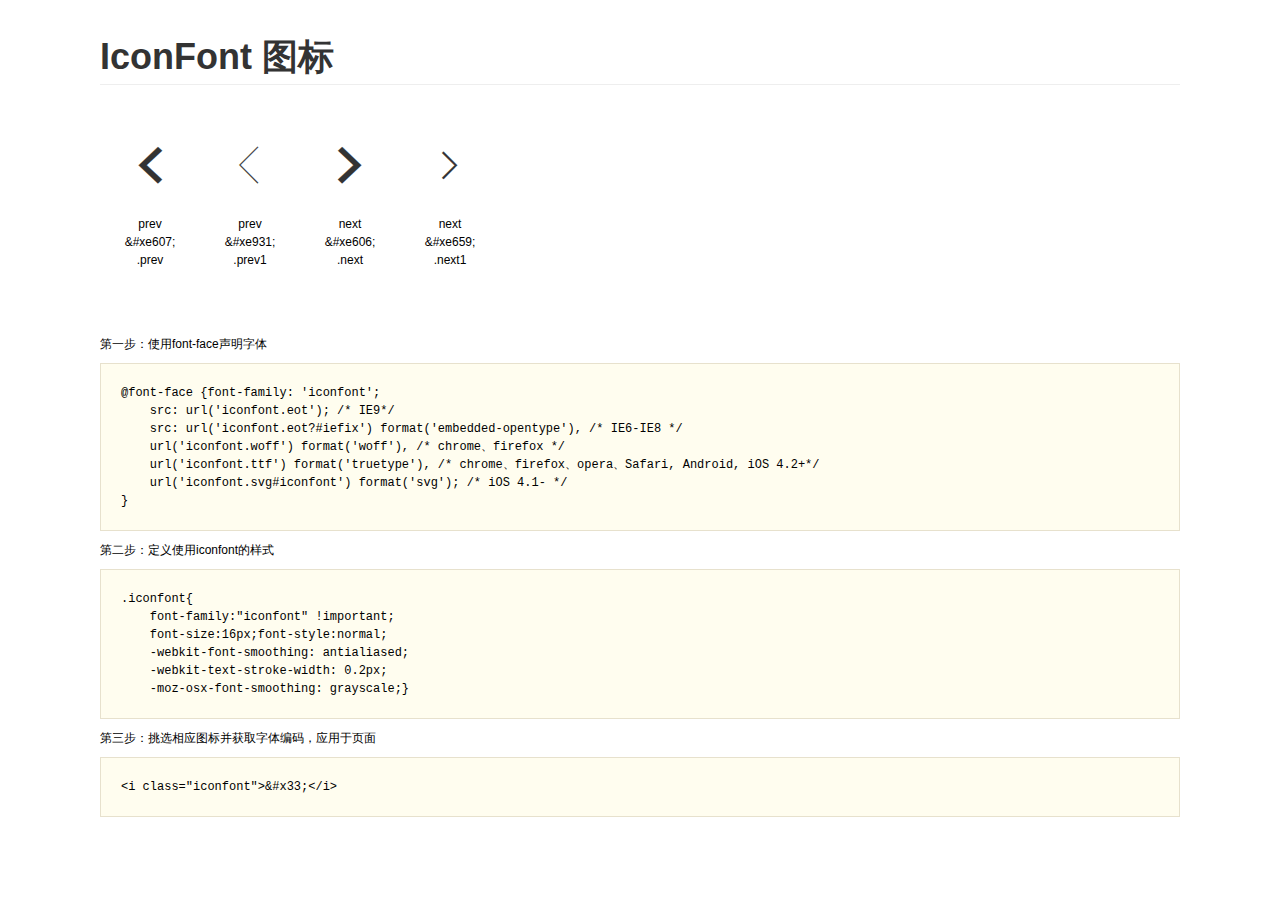
<file: 新生专题网/iconfont/demo.html>
<!DOCTYPE html>
<html>
<head>
    <meta charset="utf-8"/>
    <title>IconFont</title>
    <link rel="stylesheet" href="demo.css">
    <link rel="stylesheet" href="iconfont.css">
</head>
<body>
    <div class="main">
        <h1>IconFont 图标</h1>
        <ul class="icon_lists clear">
            
                <li>
                <i class="icon iconfont">&#xe607;</i>
                    <div class="name">prev</div>
                    <div class="code">&amp;#xe607;</div>
                    <div class="fontclass">.prev</div>
                </li>
            
                <li>
                <i class="icon iconfont">&#xe931;</i>
                    <div class="name">prev</div>
                    <div class="code">&amp;#xe931;</div>
                    <div class="fontclass">.prev1</div>
                </li>
            
                <li>
                <i class="icon iconfont">&#xe606;</i>
                    <div class="name">next</div>
                    <div class="code">&amp;#xe606;</div>
                    <div class="fontclass">.next</div>
                </li>
            
                <li>
                <i class="icon iconfont">&#xe659;</i>
                    <div class="name">next</div>
                    <div class="code">&amp;#xe659;</div>
                    <div class="fontclass">.next1</div>
                </li>
            
        </ul>


        <div class="helps">
            第一步：使用font-face声明字体
            <pre>
@font-face {font-family: 'iconfont';
    src: url('iconfont.eot'); /* IE9*/
    src: url('iconfont.eot?#iefix') format('embedded-opentype'), /* IE6-IE8 */
    url('iconfont.woff') format('woff'), /* chrome、firefox */
    url('iconfont.ttf') format('truetype'), /* chrome、firefox、opera、Safari, Android, iOS 4.2+*/
    url('iconfont.svg#iconfont') format('svg'); /* iOS 4.1- */
}
</pre>
第二步：定义使用iconfont的样式
            <pre>
.iconfont{
    font-family:"iconfont" !important;
    font-size:16px;font-style:normal;
    -webkit-font-smoothing: antialiased;
    -webkit-text-stroke-width: 0.2px;
    -moz-osx-font-smoothing: grayscale;}
</pre>
第三步：挑选相应图标并获取字体编码，应用于页面
<pre>
&lt;i class="iconfont"&gt;&amp;#x33;&lt;/i&gt;
</pre>
        </div>

    </div>
</body>
</html>
</file>
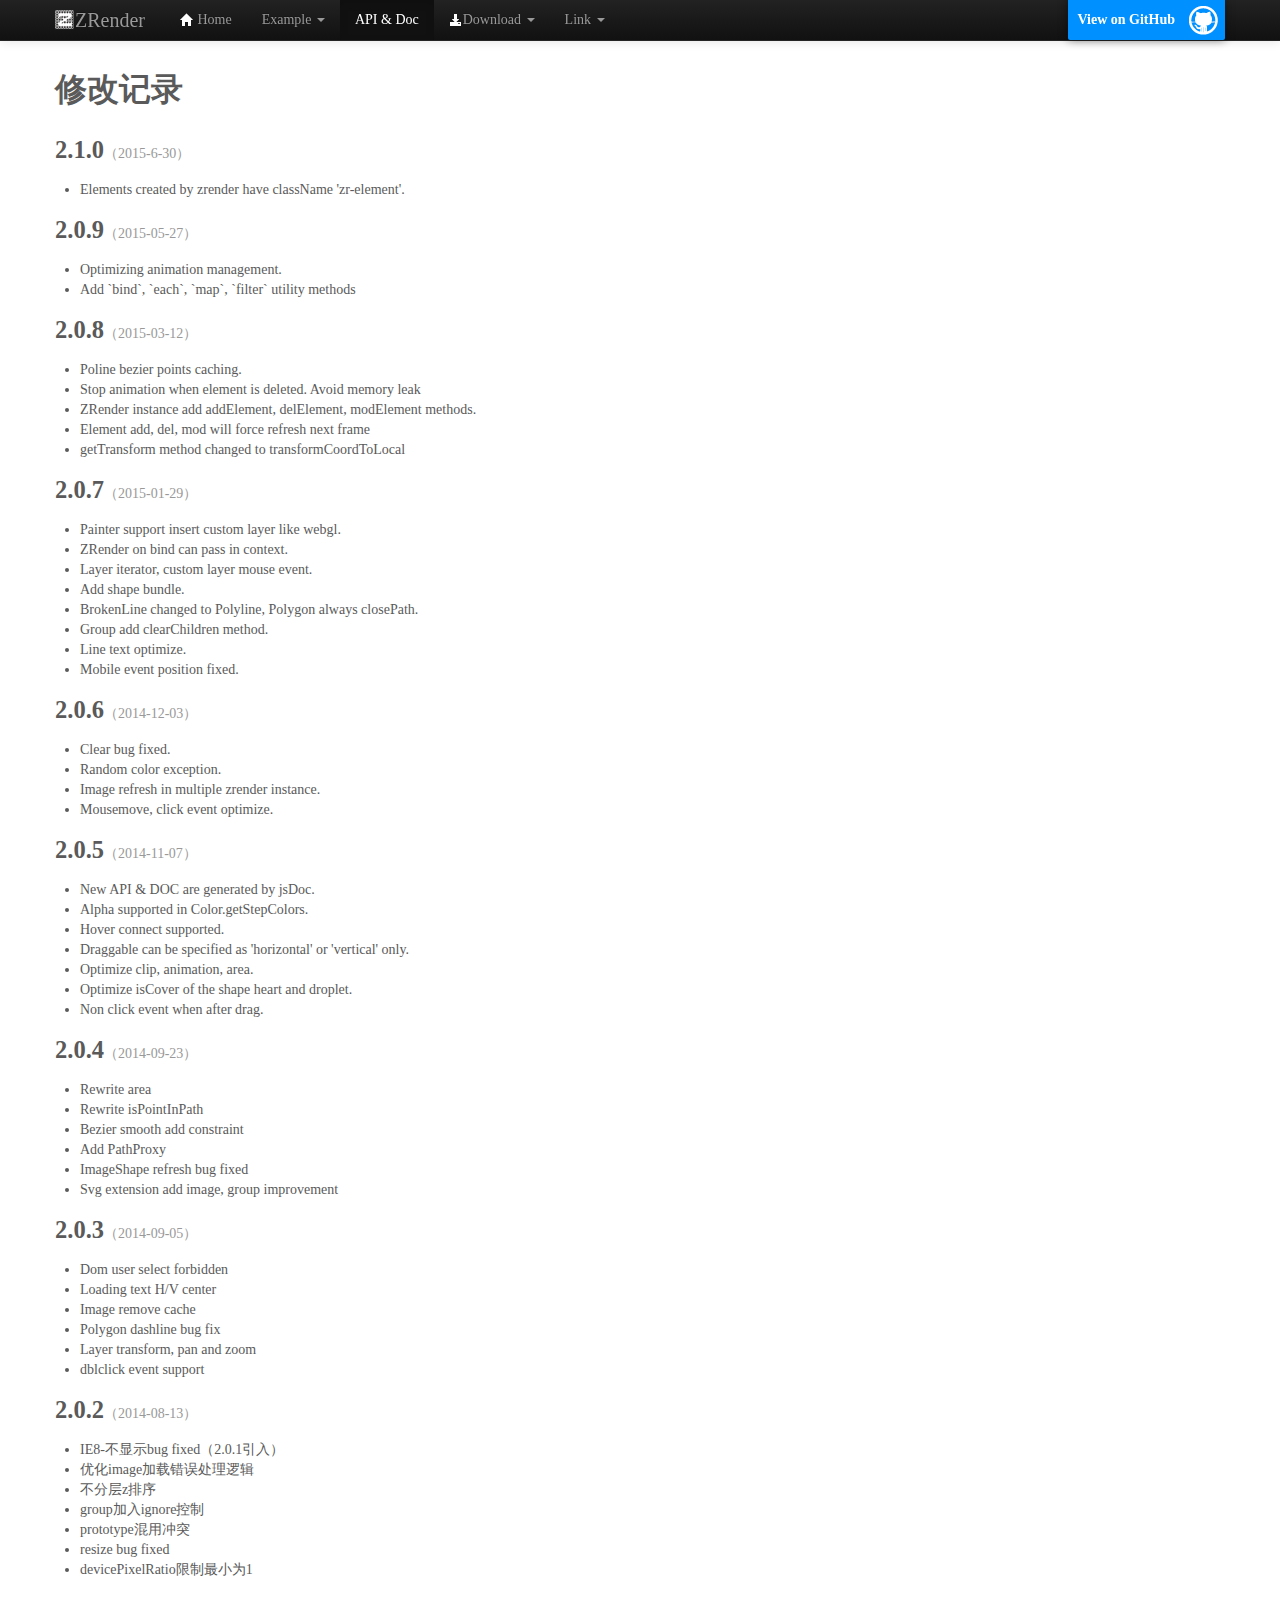
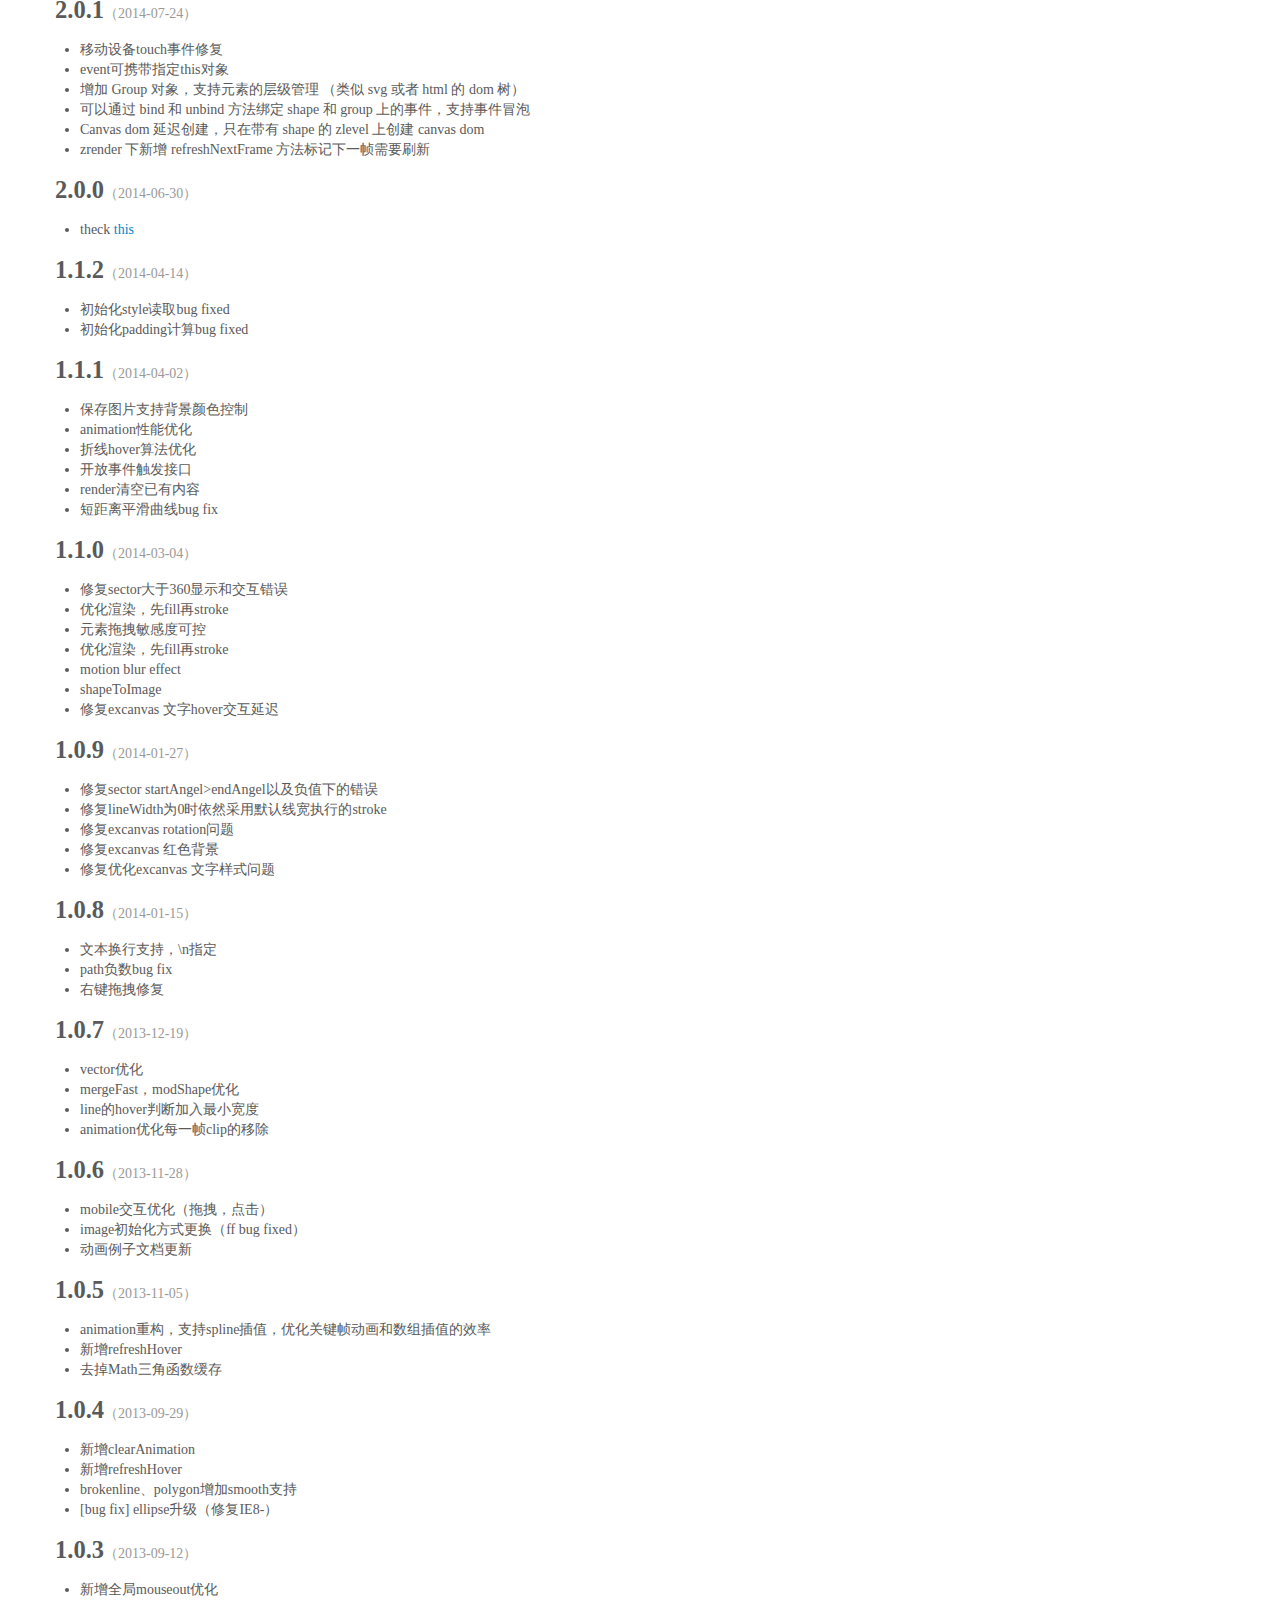
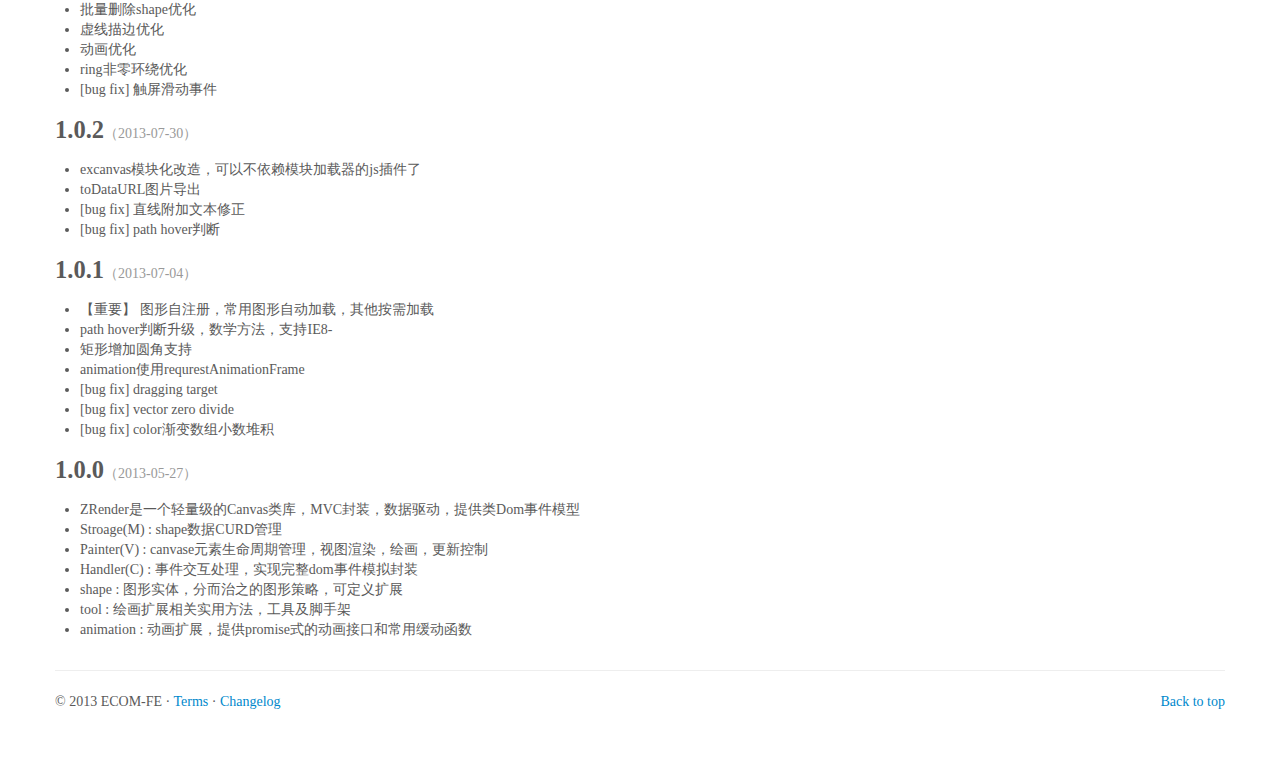
<file: 新生专题网/scripts/zrender/doc/changelog.html>
<!DOCTYPE html>
<html lang="en">
  <head>
    <meta charset="utf-8">
    <title>ZRender</title>
    <meta name="viewport" content="width=device-width, initial-scale=1.0">
    <meta name="description" content="ZRender">
    <meta name="author" content="kener.linfeng@gmail.com">

    <link href="asset/css/bootstrap.css" rel="stylesheet">
    <link href="asset/css/bootstrap-responsive.css" rel="stylesheet">
    <link href="asset/css/zrenderHome.css" rel="stylesheet">
    <link rel="shortcut icon" href="asset/ico/favicon.png">
  </head>

  <body>

    <!-- NAVBAR
    ================================================== -->
    <div class="navbar navbar-inverse navbar-fixed-top">
      <div class="navbar-inner">
        <div class="container">
          <button type="button" class="btn btn-navbar" data-toggle="collapse" data-target=".nav-collapse">
            <span class="icon-bar"></span>
            <span class="icon-bar"></span>
            <span class="icon-bar"></span>
          </button>
          <a class="brand" href="../index.html">ZRender</a>
          <div class="nav-collapse collapse">
              <a id="forkme_banner" href="https://github.com/ecomfe/zrender">View on GitHub</a>
              <ul class="nav">
                <li><a href="../index.html"><i class="icon-home icon-white"></i> Home</a></li>
                <li class="dropdown">
                  <a href="#" class="dropdown-toggle" data-toggle="dropdown">Example <b class="caret"></b></a>
                  <ul class="dropdown-menu">
                    <li class="active"><a href="example/demo.html">Demo</a></li>
                    <li><a href="example/animation.html">Animation</a></li>
                    <li><a href="example/chart.html">Chart</a></li>
                    <li><a href="example/colorSeries.html">Color Series</a></li>
                    <li class="divider"></li>
                    <!--li class="nav-header">Library</li-->
                    <li><a href="example/artist.html">Artist</a></li>
                    <li><a href="example/slice.html">slice</a></li>
                  </ul>
                </li>
                <li class="active"><a href="api/index.html" target="_blank">API &amp; Doc</a></li>
                <li class="dropdown">
                  <a href="#" class="dropdown-toggle" data-toggle="dropdown"><i class="icon-download-alt icon-white"></i>Download <b class="caret"></b></a>
                  <ul class="dropdown-menu">
                    <li><a href="https://github.com/ecomfe/zrender/archive/2.0.8.zip">ZIP (2.0.8)</a></li>
                    <li><a href="https://github.com/ecomfe/zrender/archive/master.zip">ZIP (Latest)</a></li>
                  </ul>
                </li>
                <li class="dropdown">
                  <a href="#" class="dropdown-toggle" data-toggle="dropdown">Link <b class="caret"></b></a>
                  <ul class="dropdown-menu">
                    <li><a href="https://github.com/ecomfe" target="_blank">Ecom-FE</a></li>
                    <li><a href="http://fe.baidu.com/doc/ecom/tech/topic/dv/index.html" target="_blank">Data Visualization</a></li>
                    <li class="divider"></li>
                    <!--li class="nav-header">Library</li-->
                    <li><a href="http://echarts.baidu.com" target="_blank">ECharts</a></li>
                  </ul>
                </li>
              </ul>
           </div><!--/.nav-collapse -->
        </div><!-- /.container -->
      </div><!-- /.navbar-inner -->
    </div><!-- /.navbar-wrapper -->

    <div class="container">
        <h2>修改记录</h2>
        <div class="row-fluid">
            <div>
                <h3>2.1.0<small>（2015-6-30）</small></h3>
                <ul>
                    <li>Elements created by zrender have className 'zr-element'.</li>
                </ul>
            </div>
            <div>
                <h3>2.0.9<small>（2015-05-27）</small></h3>
                <ul>
                    <li>Optimizing animation management.</li>
                    <li>Add `bind`, `each`, `map`, `filter` utility methods</li>
                </ul>
            </div>
            <div>
                <h3>2.0.8<small>（2015-03-12）</small></h3>
                <ul>
                    <li>Poline bezier points caching.</li>
                    <li>Stop animation when element is deleted. Avoid memory leak</li>
                    <li>ZRender instance add addElement, delElement, modElement methods.</li>
                    <li>Element add, del, mod will force refresh next frame</li>
                    <li>getTransform method changed to transformCoordToLocal </li>
                </ul>
            </div>
            <div>
                <h3>2.0.7<small>（2015-01-29）</small></h3>
                <ul>
                    <li>Painter support insert custom layer like webgl.</li>
                    <li>ZRender on bind can pass in context.</li>
                    <li>Layer iterator, custom layer mouse event.</li>
                    <li>Add shape bundle.</li>
                    <li>BrokenLine changed to Polyline, Polygon always closePath.</li>
                    <li>Group add clearChildren method.</li>
                    <li>Line text optimize.</li>
                    <li>Mobile event position fixed.</li>
                </ul>
            </div>
            <div>
                <h3>2.0.6<small>（2014-12-03）</small></h3>
                <ul>
                    <li>Clear bug fixed.</li>
                    <li>Random color exception.</li>
                    <li>Image refresh in multiple zrender instance.</li>
                    <li>Mousemove, click event optimize.</li>
                </ul>
            </div>
            <div>
                <h3>2.0.5<small>（2014-11-07）</small></h3>
                <ul>
                    <li>New API &amp; DOC are generated by jsDoc.</li>
                    <li>Alpha supported in Color.getStepColors.</li>
                    <li>Hover connect supported.</li>
                    <li>Draggable can be specified as 'horizontal' or 'vertical' only.</li>
                    <li>Optimize clip, animation, area.</li>
                    <li>Optimize isCover of the shape heart and droplet.</li>
                    <li>Non click event when after drag.</li>
                </ul>
            </div>
            <div>
                <h3>2.0.4<small>（2014-09-23）</small></h3>
                <ul>
                    <li>Rewrite area</li>
                    <li>Rewrite isPointInPath</li>
                    <li>Bezier smooth add constraint</li>
                    <li>Add PathProxy</li>
                    <li>ImageShape refresh bug fixed</li>
                    <li>Svg extension add image, group improvement</li>
                </ul>
            </div>
            <div>
                <h3>2.0.3<small>（2014-09-05）</small></h3>
                <ul>
                    <li>Dom user select forbidden</li>
                    <li>Loading text H/V center</li>
                    <li>Image remove cache</li>
                    <li>Polygon dashline bug fix</li>
                    <li>Layer transform, pan and zoom</li>
                    <li>dblclick event support</li>
                </ul>
            </div>
            <div>
                <h3>2.0.2<small>（2014-08-13）</small></h3>
                <ul>
                    <li>IE8-不显示bug fixed（2.0.1引入）</li>
                    <li>优化image加载错误处理逻辑</li>
                    <li>不分层z排序</li>
                    <li>group加入ignore控制</li>
                    <li>prototype混用冲突</li>
                    <li>resize bug fixed</li>
                    <li>devicePixelRatio限制最小为1</li>
                </ul>
            </div>
            <div>
                <h3>2.0.1<small>（2014-07-24）</small></h3>
                <ul>
                    <li>移动设备touch事件修复</li>
                    <li>event可携带指定this对象</li>
                    <li>增加 Group 对象，支持元素的层级管理 （类似 svg 或者 html 的 dom 树）</li>
                    <li>可以通过 bind 和 unbind 方法绑定 shape 和 group 上的事件，支持事件冒泡</li>
                    <li>Canvas dom 延迟创建，只在带有 shape 的 zlevel 上创建 canvas dom</li>
                    <li>zrender 下新增 refreshNextFrame 方法标记下一帧需要刷新</li>
                </ul>
            </div>
            <div>
                <h3>2.0.0<small>（2014-06-30）</small></h3>
                <ul>
                    <li>theck <a href="https://github.com/ecomfe/zrender/wiki/2.x%E7%9B%B8%E6%AF%941.x%E7%9A%84%E5%8F%98%E5%8C%96">this</a></li>
                </ul>
            </div>
            <div>
                <h3>1.1.2<small>（2014-04-14）</small></h3>
                <ul>
                    <li>初始化style读取bug fixed</li>
                    <li>初始化padding计算bug fixed</li>
                </ul>
            </div>
            <div>
                <h3>1.1.1<small>（2014-04-02）</small></h3>
                <ul>
                    <li>保存图片支持背景颜色控制</li>
                    <li>animation性能优化</li>
                    <li>折线hover算法优化</li>
                    <li>开放事件触发接口</li>
                    <li>render清空已有内容</li>
                    <li>短距离平滑曲线bug fix</li>
                </ul>
            </div>
            <div>
                <h3>1.1.0<small>（2014-03-04）</small></h3>
                <ul>
                    <li>修复sector大于360显示和交互错误</li>
                    <li>优化渲染，先fill再stroke</li>
                    <li>元素拖拽敏感度可控</li>
                    <li>优化渲染，先fill再stroke</li>
                    <li>motion blur effect</li>
                    <li>shapeToImage</li>
                    <li>修复excanvas 文字hover交互延迟</li>
                </ul>
            </div>
            <div>
                <h3>1.0.9<small>（2014-01-27）</small></h3>
                <ul>
                    <li>修复sector startAngel>endAngel以及负值下的错误</li>
                    <li>修复lineWidth为0时依然采用默认线宽执行的stroke</li>
                    <li>修复excanvas rotation问题</li>
                    <li>修复excanvas 红色背景</li>
                    <li>修复优化excanvas 文字样式问题</li>
                </ul>
            </div>
            <div>
                <h3>1.0.8<small>（2014-01-15）</small></h3>
                <ul>
                    <li>文本换行支持，\n指定</li>
                    <li>path负数bug fix</li>
                    <li>右键拖拽修复</li>
                </ul>
            </div>
            <div>
                <h3>1.0.7<small>（2013-12-19）</small></h3>
                <ul>
                    <li>vector优化</li>
                    <li>mergeFast，modShape优化</li>
                    <li>line的hover判断加入最小宽度</li>
                    <li>animation优化每一帧clip的移除</li>
                </ul>
            </div>
            <div>
                <h3>1.0.6<small>（2013-11-28）</small></h3>
                <ul>
                    <li>mobile交互优化（拖拽，点击）</li>
                    <li>image初始化方式更换（ff bug fixed）</li>
                    <li>动画例子文档更新</li>
                </ul>
            </div>
            <div>
                <h3>1.0.5<small>（2013-11-05）</small></h3>
                <ul>
                    <li>animation重构，支持spline插值，优化关键帧动画和数组插值的效率</li>
                    <li>新增refreshHover</li>
                    <li>去掉Math三角函数缓存</li>
                </ul>
            </div>
            <div>
                <h3>1.0.4<small>（2013-09-29）</small></h3>
                <ul>
                    <li>新增clearAnimation</li>
                    <li>新增refreshHover</li>
                    <li>brokenline、polygon增加smooth支持</li>
                    <li>[bug fix] ellipse升级（修复IE8-）</li>
                </ul>
            </div>
            <div>
                <h3>1.0.3<small>（2013-09-12）</small></h3>
                <ul>
                    <li>新增全局mouseout优化</li>
                    <li>批量删除shape优化</li>
                    <li>虚线描边优化</li>
                    <li>动画优化</li>
                    <li>ring非零环绕优化</li>
                    <li>[bug fix] 触屏滑动事件</li>
                </ul>
            </div>
            <div>
                <h3>1.0.2<small>（2013-07-30）</small></h3>
                <ul>
                    <li>excanvas模块化改造，可以不依赖模块加载器的js插件了</li>
                    <li>toDataURL图片导出</li>
                    <li>[bug fix] 直线附加文本修正</li>
                    <li>[bug fix] path hover判断</li>
                </ul>
            </div>
            <div>
                <h3>1.0.1<small>（2013-07-04）</small></h3>
                <ul>
                    <li>【重要】 图形自注册，常用图形自动加载，其他按需加载</li>
                    <li>path hover判断升级，数学方法，支持IE8-</li>
                    <li>矩形增加圆角支持</li>
                    <li>animation使用requrestAnimationFrame</li>
                    <li>[bug fix] dragging target</li>
                    <li>[bug fix] vector zero divide</li>
                    <li>[bug fix] color渐变数组小数堆积</li>
                </ul>
            </div>
            <div>
                <h3>1.0.0<small>（2013-05-27）</small></h3>
                <ul>
                    <li>ZRender是一个轻量级的Canvas类库，MVC封装，数据驱动，提供类Dom事件模型</li>
                    <li>Stroage(M) : shape数据CURD管理</li>
                    <li>Painter(V) : canvase元素生命周期管理，视图渲染，绘画，更新控制</li>
                    <li>Handler(C) : 事件交互处理，实现完整dom事件模拟封装</li>
                    <li>shape : 图形实体，分而治之的图形策略，可定义扩展</li>
                    <li>tool : 绘画扩展相关实用方法，工具及脚手架</li>
                    <li>animation : 动画扩展，提供promise式的动画接口和常用缓动函数</li>
                </ul>
            </div>
        </div>
      <hr>
      <footer>
        <p class="pull-right"><a href="#">Back to top</a></p>
        <p>&copy; 2013 ECOM-FE &middot; <a href="https://github.com/ecomfe/zrender/blob/master/LICENSE.txt" target="_blank">Terms</a> &middot; <a href="changelog.html">Changelog</a></p>
      </footer>
    </div> <!-- /container -->

    <!-- Le javascript
    ================================================== -->
    <!-- Placed at the end of the document so the pages load faster -->
    <script src="asset/js/jquery.js"></script>
    <script src="asset/js/bootstrap-transition.js"></script>
    <script src="asset/js/bootstrap-alert.js"></script>
    <script src="asset/js/bootstrap-modal.js"></script>
    <script src="asset/js/bootstrap-dropdown.js"></script>
    <script src="asset/js/bootstrap-scrollspy.js"></script>
    <script src="asset/js/bootstrap-tab.js"></script>
    <script src="asset/js/bootstrap-tooltip.js"></script>
    <script src="asset/js/bootstrap-popover.js"></script>
    <script src="asset/js/bootstrap-button.js"></script>
    <script src="asset/js/bootstrap-collapse.js"></script>
    <script src="asset/js/bootstrap-carousel.js"></script>
    <script src="asset/js/bootstrap-typeahead.js"></script>
  </body>
</html>
</file>
<file: 新生专题网/scripts/zrender/doc/asset/css/zrenderHome.css>
body {
    padding-top:60px;
    padding-bottom: 40px;
    color: #5a5a5a;
    font-family: "微软雅黑";
}
#home-body {
    *padding-top: 40px;
}
.face {
    height: 300px;
    background-color:#181818;
    margin-bottom: 30px;
    margin-top: -20px;
}
#forkme_banner {
    display: block;
    position: absolute;
    top: 0;
    right: 0;
    z-index: 10;
    padding: 10px 50px 10px 10px;
    color: #fff;
    background: url('../img/blacktocat.png') #0090ff no-repeat 95% 50%;
    font-weight: 700;
    box-shadow: 0 0 10px rgba(0,0,0,.5);
    border-bottom-left-radius: 2px;
    border-bottom-right-radius: 2px;
}
/* Featurettes
------------------------- */
.featurette-divider {
  margin: 30px 0; /* Space out the Bootstrap <hr> more */
}
.featurette {
  overflow: hidden; /* Vertically center images part 2: clear their floats. */
}

.navbar a.brand {
    background:url('../ico/favicon.png') no-repeat 0 10px;
    margin-left:0
}
.sidebar-nav {
    padding: 9px 0;
    margin-bottom: 0;
}

/* Give some space on the sides of the floated elements so text doesn't run right into it. */
.featurette .pull-left {
  margin:10px 40px 0 0;
}
.featurette .pull-right {
  margin:10px 0 0 40px;
}

/* Thin out the marketing headings */
.featurette-heading {
  font-size: 50px;
  font-weight: 300;
  line-height: 1;
}

.CodeMirror pre{color: #f8f8f2;}

.span4.ani {
    transition: width 1s;
    -moz-transition: width 1s; /* Firefox 4 */
    -webkit-transition: width 1s; /* Safari and Chrome */
    -o-transition: width 1s; /* Opera */
}
.span8.ani {
    transition: width 1s;
    -moz-transition: width 1s; /* Firefox 4 */
    -webkit-transition: width 1s; /* Safari and Chrome */
    -o-transition: width 1s; /* Opera */
}
.main {
    height: 400px;
    overflow: hidden;
    padding : 10px;
    margin-bottom: 10px;
    border: 1px solid #e3e3e3;
    -webkit-border-radius: 4px;
       -moz-border-radius: 4px;
            border-radius: 4px;
    -webkit-box-shadow: inset 0 1px 1px rgba(0, 0, 0, 0.05);
       -moz-box-shadow: inset 0 1px 1px rgba(0, 0, 0, 0.05);
            box-shadow: inset 0 1px 1px rgba(0, 0, 0, 0.05);
}

.accordion {
    width:230px; /*for ie 6/7/8 */
}
@media all and (min-width:0){
    .accordion {
        width:258px;
    }
}
a.accordion-toggle:hover {
    text-decoration:none;
    font-weight:bolder;
}
ul.nav-list {
    overflow-y: auto;
}
.nav-list i.icon-plus, .nav-list i.icon-minus {
    margin: 6px 0 0 -15px;
    float: left;
    cursor : pointer;
    opacity: .3;
}
i.icon-chevron-right{
    float: right;
    margin-top: 2px;
    margin-right: -6px;
    opacity: .25;
}
.page-header {
    padding-top:35px;
    margin:0;
    border-width:0;
}
.page-header h1 {
    background-color:#eee;
    padding:15px;
    text-align:right;
}
div.section {
    padding-top:30px;
}
tr.head {
    background-color:#f5f5f5
}

#icon-resize {
    float:right;
    opacity:.3;
}
a#icon-resize:hover {
    opacity:.6;
}
</file>
<file: 新生专题网/scripts/zrender/doc/api/styles/prettify-tomorrow.css>
/* Tomorrow Theme */
/* Original theme - https://github.com/chriskempson/tomorrow-theme */
/* Pretty printing styles. Used with prettify.js. */
/* SPAN elements with the classes below are added by prettyprint. */
/* plain text */
.pln {
  color: #4d4d4c; }

@media screen {
  /* string content */
  .str {
    color: #718c00; }

  /* a keyword */
  .kwd {
    color: #8959a8; }

  /* a comment */
  .com {
    color: #8e908c; }

  /* a type name */
  .typ {
    color: #4271ae; }

  /* a literal value */
  .lit {
    color: #f5871f; }

  /* punctuation */
  .pun {
    color: #4d4d4c; }

  /* lisp open bracket */
  .opn {
    color: #4d4d4c; }

  /* lisp close bracket */
  .clo {
    color: #4d4d4c; }

  /* a markup tag name */
  .tag {
    color: #c82829; }

  /* a markup attribute name */
  .atn {
    color: #f5871f; }

  /* a markup attribute value */
  .atv {
    color: #3e999f; }

  /* a declaration */
  .dec {
    color: #f5871f; }

  /* a variable name */
  .var {
    color: #c82829; }

  /* a function name */
  .fun {
    color: #4271ae; } }
/* Use higher contrast and text-weight for printable form. */
@media print, projection {
  .str {
    color: #060; }

  .kwd {
    color: #006;
    font-weight: bold; }

  .com {
    color: #600;
    font-style: italic; }

  .typ {
    color: #404;
    font-weight: bold; }

  .lit {
    color: #044; }

  .pun, .opn, .clo {
    color: #440; }

  .tag {
    color: #006;
    font-weight: bold; }

  .atn {
    color: #404; }

  .atv {
    color: #060; } }
/* Style */
/*
pre.prettyprint {
  background: white;
  font-family: Menlo, Monaco, Consolas, monospace;
  font-size: 12px;
  line-height: 1.5;
  border: 1px solid #ccc;
  padding: 10px; }
*/

/* Specify class=linenums on a pre to get line numbering */
ol.linenums {
  margin-top: 0;
  margin-bottom: 0; }

/* IE indents via margin-left */
li.L0,
li.L1,
li.L2,
li.L3,
li.L4,
li.L5,
li.L6,
li.L7,
li.L8,
li.L9 {
  /* */ }

/* Alternate shading for lines */
li.L1,
li.L3,
li.L5,
li.L7,
li.L9 {
  /* */ }
</file>
<file: 新生专题网/scripts/zrender/doc/api/styles/jaguar.css>
html,
body {
  font: 1em "jaf-bernino-sans", "Lucida Grande", "Lucida Sans Unicode", "Lucida Sans", Geneva, Verdana, sans-serif;
  background-color: #fff;
}
ul,
ol {
  margin: 0;
  padding: 0;
}
li {
  list-style-type: none;
}
#wrap {
  position: relative;
}
::-webkit-scrollbar {
  width: 8px;
  background-color: transparent;
}
::-webkit-scrollbar-thumb {
  background-color: gray;
  border-radius: 4px;
}
.navigation {
  position: fixed;
  float: left;
  width: 250px;
  height: 100%;
  background-color: #1a1a1a;
}
.navigation .applicationName {
  margin: 0;
  margin-top: 15px;
  padding: 10px 15px;
  font: bold 1.25em Helvetica;
  color: #fff;
}
.navigation .applicationName a {
  color: #fff;
}
.navigation .search {
  padding: 10px 15px;
}
.navigation .search input {
  background-color: #333;
  color: #fff;
  border-color: #555;
}
.navigation .list {
  padding: 10px 15px 0 15px;
  position: relative;
  overflow: auto;
  width: 100%;
}
.navigation li.item {
  margin-bottom: 8px;
  padding-bottom: 8px;
  border-bottom: 1px solid #333;
}
.navigation li.item a {
  color: #bbb;
}
.navigation li.item a:hover {
  color: #fff;
}
.navigation li.item .title {
  cursor: pointer;
  position: relative;
  display: block;
  font-size: 0.8em;
}
.navigation li.item .title a {
  color: #e1e1e1;
}
.navigation li.item .title a:hover {
  color: #fff;
}
.navigation li.item .title .static {
  display: block;
  border-radius: 3px;
  background-color: #779c34;
  color: #000;
  font-size: 0.7em;
  padding: 2px 4px;
  float: right;
}
.navigation li.item .subtitle {
  margin-top: 10px;
  font: bold 0.65em Helvetica;
  color: #779c34;
  display: block;
}
.navigation li.item ul > li {
  font-size: 0.7em;
  padding-left: 8px;
  margin-top: 2px;
}
.navigation li.item .itemMembers {
  display: none;
}
.main {
  padding: 20px 20px;
  margin-left: 250px;
}
.main .page-title {
  display: none;
}
.main h1 {
  font-weight: bold;
  font-size: 1.6em;
  margin: 0;
}
.main h2 {
  font-weight: bold;
  font-size: 1.5em;
  margin: 0;
}
.main h3 {
  font-weight: bold;
  font-size: 12px;
  margin: 5px 0;
}
.main h4 {
  font-weight: bold;
  font-size: 1em;
}
.main h5 {
  font-weight: bold;
  font-size: 12px;
}
.main dd {
  font-size: 12px;
}
.main h4.name span.type-signature {
  display: inline-block;
  border-radius: 3px;
  background-color: gray;
  color: #fff;
  font-size: 0.7em;
  padding: 2px 4px;
}
.main h4.name span.type-signature.type a {
  color: #fff;
}
.main h4.name > span.type-signature:first-child {
  margin-right: 8px;
}
.main h4.name span.type {
  margin-left: 5px;
}
.main h4.name span.glyphicon {
  display: inline-block;
  vertical-align: middle;
  color: #e1e1e1;
  margin-left: 7px;
}
.main h4.name span.returnType {
  margin-left: 3px;
  background-color: transparent!important;
  color: gray!important;
}
.main span.static {
  display: inline-block;
  border-radius: 3px;
  background-color: #779c34 !important;
  color: #fff;
  font-size: 0.7em;
  padding: 2px 4px;
  margin-right: 8px;
}
.main span.number {
  background-color: gray!important;
}
.main span.string {
  background-color: gray!important;
}
.main span.object {
  background-color: #2a6496 !important;
}
.main span.array {
  background-color: #2a6496 !important;
}
.main span.boolean {
  background-color: #ee7d7d !important;
}
.main .subsection-title {
  font-size: 22px;
  margin-top: 30px;
  color: #779c34;
}
.main .description {
  margin-top: 10px;
  font-size: 13px;
}
.main .description p {
  font-size: 13px;
}
.main .tag-source {
  font-size: 12px;
}
.main dt.tag-source {
  margin-top: 5px;
}
.main dt.tag-todo {
  font-size: 10px;
  display: inline-block;
  background-color: #2a6496;
  color: #fff;
  padding: 2px 4px;
  border-radius: 5px;
}
.main .type-signature {
  font-size: 12px;
}
.main .tag-deprecated {
  display: inline-block;
  font-size: 10px;
}
.main .important {
  background-color: #ee7d7d;
  color: #fff;
  padding: 2px 4px;
  border-radius: 5px;
}
.main .nameContainer {
  position: relative;
  margin-top: 20px;
  padding-top: 5px;
  border-top: 1px solid #e1e1e1;
}
.main .nameContainer .inherited {
  display: inline-block;
  border-radius: 3px;
  background-color: #888!important;
  font-size: 0.7em;
  padding: 2px 4px;
  margin-right: 5px;
}
.main .nameContainer .inherited a {
  color: #fff;
}
.main .nameContainer .tag-source {
  position: absolute;
  top: 17px;
  right: 0;
  font-size: 10px;
}
.main .nameContainer .tag-source a {
  color: gray;
}
.main .nameContainer.inherited {
  color: gray;
}
.main .nameContainer h4 {
  margin-right: 150px;
  line-height: 1.3;
}
.main .nameContainer h4 .signature {
  font-size: 13px;
  font-weight: normal;
  font-family: Menlo, Monaco, Consolas, "Courier New", monospace;
}
.main pre {
  font-size: 11px;
}
.main table {
  width: 100%;
  margin-bottom: 15px;
}
.main table th {
  padding: 3px 3px;
}
.main table td {
  vertical-align: top;
  padding: 5px 3px;
}
.main table .name {
  width: 110px;
}
.main table .type {
  width: 60px;
  color: #aaa;
  font-size: 11px;
}
.main table .attributes {
  width: 80px;
  color: #aaa;
  font-size: 11px;
}
.main table .description {
  font-size: 12px;
}
.main table .description p {
  margin: 0;
}
.main table .optional {
  float: left;
  border-radius: 3px;
  background-color: #ddd!important;
  font-size: 0.7em;
  padding: 2px 4px;
  margin-right: 5px;
  color: gray;
}
.main .readme p {
  margin-top: 15px;
  line-height: 1.2;
  font-size: 0.85em;
}
.main .readme h1 {
  font-size: 1.7em;
}
.main .readme h2 {
  margin-top: 30px;
  margin-bottom: 10px;
  padding-bottom: 10px;
  border-bottom: 1px solid #e1e1e1;
}
.main .readme li {
  font-size: 0.9em;
  margin-bottom: 10px;
}
.main article ol,
.main article ul {
  margin-left: 25px;
}
.main article ol > li {
  list-style-type: decimal;
  margin-bottom: 5px;
}
.main article ul > li {
  margin-bottom: 5px;
  list-style-type: disc;
}
footer {
  margin: 15px 0;
  padding-top: 15px;
  border-top: 1px solid #e1e1e1;
  font-family: "freight-text-pro", Georgia, Cambria, "Times New Roman", Times, serif;
  font-size: 0.8em;
  color: gray;
}
</file>
<file: 新生专题网/styles/public.css>
body{
    font-family: "Microsoft YaHei";
}

/*header*/
#header {
    z-index: 1000;
    position: fixed;
    left: 0;
    top: 0;
    width: 100%;
    height: 60px;
    background-color: #fff;
    display: block;
}
#header-wrap {
    margin: 0 auto;
    width: 985px;
    height: 100%;
    line-height: 60px;
}
#logo {
    padding-top: 10px;
}
#nav {
    float: right;
    font-size: 16px;
}
#nav li {
    float: left;
}
#nav li a {
    display: block;
    padding: 0 20px;
    line-height: 60px;
    color: #333333;
    font-family: "Microsoft YaHei";
}
#nav li a:hover {
    background-color: #d0ea59;
    color: #66a01c;
}
#nav #login {
    color: #ffb171;
}
#nav li #login:hover{
    background-color: #fff;
    color: #ffb171;
}
/*header*/


/*footer*/
#footer{
    width: 100%;
    background-color: #f7f9ec;
}
.container {
    width: 992px;
    margin: 0 auto;
    text-align: center;
    line-height: 40px;
    color: #5d9400;
    overflow: hidden;
    background-color: #f7f9ec;
    padding-bottom: 10px;
}

#footer span{
    margin-right: 18px;
}
#footer a{
    margin-right: 18px;
    color: #5d9400;
    font-weight: 400;
    margin-top: 40px;
    display: inline-block;
}
/*footer*/
#to-top {
    width: 74px;
    height: 91px;
    position: fixed;
    cursor: pointer;
    bottom: 353px;
    right: 109px;
    display: none;
    z-index: 1000;
}
</file>
<file: 新生专题网/styles/cqupt-wiki.css>
body {
    background: url("../images/bg-pic.jpg") 50% 0 no-repeat;
}
.wrap{
    margin: 0 auto;
    width: 985px;
    height: 100%;
    position: relative;
}
#nav #encyclopedias{
    background-color: #d0ea59;
    color: #66a01c;
}

/*content */
#content{
    position: relative;
    height: 1380px;
}
#content .wrap{
    text-align: center;
}
#big-logo{
    margin-top: 85px;
}

#cqupt-wiki-title {
	margin-top: 120px;
}

#cqupt-wiki{
	position: relative;
	margin: 0 auto;
	margin-top: 10px;
	width: 988px;
	height: 719px;
	overflow: hidden;
	background-image: url("../images/cqupt-wiki-bg.png");
}
#cqupt-wiki-grass {
	position: absolute;
}

/*btn*/
#btn-wrap {
	margin-top: 10px;
}
.button{
    margin-top: 24px;
    width: 129px;
    height: 39px;
    display: inline-block;
    text-align: center;
    line-height: 39px;
    border-radius: 3px;
    color: #fff;
    background-image: url(../images/btn-bg.png);
    font-size: 20px;
    font-family: "Microsoft YaHei";
    cursor: pointer;
}
#btn-wrap .unselected {
	color: #ff6f30;
    background-image: none;
    background-color: #fff3b6;
}

/*btn*/

/*cqupt-wiki-content*/
#cqupt-wiki-content {
	position: relative;
	margin: 0 auto;
	margin-top: 18px;
	width: 910px;
	height: 595px;
	overflow: hidden;
	background-image: url(../images/cqupt-wiki-content-bg.png);
	background-repeat: no-repeat;
	background-position: 0 0;
}
.cqupt-wiki-nav {
	width: 620px;
	margin: 0 auto;
	overflow: hidden;
	text-align: justify;
}
#school-org .cqupt-wiki-nav {
	width: 96%;
}
.cqupt-wiki-nav a {
	float: left;
	padding: 5px 12px;
	margin:  10px 10px 0 10px;
	display: inline-block;
	font-size: 16px;
	font-weight: 500;
	color: #ff6f30;
	border-radius: 12px;
}
.cqupt-wiki-nav .selected {
	color: #fff;
	background-color: #ff6f30;
}
#wiki-content {
	width: 100%;
	color: #854b21;
    margin-left: 24px;
    margin-top: 24px;
}
#wiki-content p {
	padding: 20px 30px;
	text-indent: 20px;
	
	font-size: 16px;
	text-align: left;
}
#wiki-content table {
	text-align: left;
}
#wiki-content p b {
	font-size: 18px;
}
#page-index {
	position: absolute;
	bottom: 0;
	left: 0;
	width: 100%;
	background-color: #fceea6;
}
#page-index a {
	width: 27px;
	height: 27px;
	margin: 10px 5px;
	display: inline-block;
	text-align: center;
	color: #fff;
	line-height: 27px;
	font-weight: 600;
	border-radius: 50%;
	cursor: pointer;
	background-color: #ff6f30;
}
#page-index .selected {
	background-color: #64c8b8;
}
</file>
<file: 新生专题网/styles/form.css>
/*完善信息表单*/
#information-form{
    display: none;
    margin: auto;
    position: absolute;
    left: 0;right: 0;top: 0;bottom: 0;
    width: 426px;
    height: 433px;
    background-color: #a5dcff;
    border: 12px solid #52b6db;
    border-top: 13px solid #52b6db;
    border-bottom: 14px solid #52b6db;
    border-radius: 7px;
    text-align: center;
    z-index: 1111;
}
.form-top-left,
.form-bottom-right{
    position: absolute;
}
.form-top-left{
    left: 10px;
    top: 9px;
}
.form-bottom-right{
    bottom: 9px;
    right: 10px;
}
#information-form #form-title{
    margin-top: 17px;
    margin-bottom: 3px;
}
.form-close{
    position: absolute;
    top: 18px;
    right: 11px;
    cursor: pointer;
}
#information-form div{
    margin-top: 17px;
}

#information-form div input{
    display: inline-block;
    width: 260px;
    height: 40px;
    line-height: 40px;
    padding-left: 15px;
    border: 0;
    border-radius: 5px;
    outline: none;
    font-size: 14px;
    color: #333333;
    font-family: "Mircosoft YaHei", sans-serif;
}
form div .form-pic{
    margin-bottom: -5px;
}
#information-form #form-hobby{
    float: left;
    margin-left: 37px;
    margin-top: 22px;
}
#form-hobby-list{
    width: 337px;
    height: 147px;
    text-align: justify;
    overflow: hidden;
    margin: 0 auto;
}
#information-form .hobby-label{
    display: inline-block;
    width: 70px;
    line-height: 30px;
    text-align: center;
    border-radius: 5px;
    font-size: 16px;
    color: #fff;
    cursor: pointer;
    margin-top: 19px;
}
#information-form .selected{
    background-color: #ff8636;
}
#information-form .unselected{
    background-color: #5cb3dc;
}
.justify_fix{
    display:inline-block;
    width:100%;
    height:0;
    overflow:hidden;
}
#information-form #btns{
    text-align: justify;
    margin: 0 auto;
    width: 354px;
}

#information-form .btn{
    position: relative;
    display: inline-block;
    width: 156px;
    height: 38px;
    line-height: 38px;
    text-align: center;
    background-color: #ff8636;
    color: #fff;
    font-size: 20px;
    font-family: "Microsoft YaHei";
    border-radius: 3px;
    cursor: pointer;
    margin-top: 34px;
    display: inline-block;
}
.btn-left-top{
    position: absolute;
    left: 3px;
    top: 3px;
}
.btn-right-bottom{
    position: absolute;
    right: 3px;
    bottom: 3px;
}


/*登陆表单*/
#login-form{
    width: 425px;
    height: 256px;
    border: 11px solid #52b6db;
    background-color: #a5dcff;
    display: block;
    margin: auto;
    border-radius: 7px;
    text-align: center;
    position: absolute;
    left: 0;
    top: 0;
    right: 0;
    bottom: 0;
    z-index: 1111;
    display: none;
}
#login-title{
    margin-top: 17px;
    margin-bottom: 2px;
}
#login-form div input{
    display: inline-block;
    width: 233px;
    height: 40px;
    line-height: 40px;
    padding-left: 42px;
    border: 0;
    border-radius: 5px;
    outline: none;
    font-size: 14px;
    margin-top: 18px;
    color: #333333;
    font-family: "Mircosoft YaHei", sans-serif;
}
#login-form div div{
    color: #bdbdbd;
    position: absolute;
    margin-top: 27px;
    margin-left: 81px;
}
#login-form .btn{
    position: relative;
    display: inline-block;
    width: 183px;
    height: 38px;
    line-height: 38px;
    text-align: center;
    background-color: #ff8636;
    color: #fff;
    font-size: 20px;
    font-family: "Microsoft YaHei";
    border-radius: 3px;
    cursor: pointer;
    margin-top: 34px;
    display: inline-block;
}

#shadow{
    background-color: #000;
    opacity: 0.5;
    filter: progid:DXImageTransform.Microsoft.Alpha(opacity=50);
    position: absolute;
    z-index: 1100;
    left: 0;
    top: 0;
    display: none;
}
</file>
<file: 新生专题网/styles/data-show.css>
body {
    background: url("../images/bg-pic.jpg") 50% 0 no-repeat;
}
.wrap{
    margin: 0 auto;
    width: 985px;
    height: 100%;
    position: relative;
}

#nav #exhibition{
    background-color: #d0ea59;
    color: #66a01c;
}
/*content */
#content{
    position: relative;
}
#content .wrap{
    text-align: center;
}
#big-logo{
    margin-top: 85px;
}
#data-show-title {
	margin-top: 120px;
}
#data-show-wrap {
	margin: 0 auto;
	margin-top: 17px;
	width: 990px;
    height: 715px;
	overflow: hidden;
	background-image: url("../images/data-show-wrap.png");
}

/*btn*/
#btn-wrap {
	margin-top: 10px;
}
#btn-wrap .btn{
    margin-top: 24px;
    width: 129px;
    height: 39px;
    display: inline-block;
    text-align: center;
    line-height: 39px;
    border-radius: 3px;
    color: #fff;
    background-image: url(../images/btn-bg.png);
    font-size: 20px;
    font-family: "Microsoft YaHei";
    cursor: pointer;
}
#btn-wrap .unselected {
    background-image: none;
    background-color: #fceea6;
    color: #ff6f30;
}

/*btn*/

#data-show-content {
    margin: 0 auto;
	margin-top: 10px;
    width: 921px;
    height: 578px;
    background-image: url(../images/data-show-content-bg.png);
    background-repeat: no-repeat;
    
}
/*nav*/
.data-show-nav {
    font-size: 20px;
    color: #ff6f30;
}
.data-show-nav a {
    margin: 10px 20px;
	padding: 0 10px;
    line-height: 33px;
	display: inline-block;
    border-radius: 10px;
}
.data-show-nav a.selected {
    color: #fff;
    background-color: #ff6f30;
}

/*展示内容*/
.data-show {
    width: 100%;
    height: 540px;
}
/*end*/

/*table*/
.data-show-table {
    width: 100%;
    height: 492px;
}
table {
    color: #692d0f;
}
tr:hover {
    color: #fff;
    background-color: #fceea6;
}

#find-counsellor {
    width: 100%;
    text-align: justify;
    overflow: hidden;
}
#find-counsellor .counsellor-list{
    margin: 20px;
    display: inline-block;
}

#find-counsellor .counsellor-list img {
    width: 160px;
    height: 120px;
    padding: 20px 10px;
    background-color: #5db9aa;
}

#find-counsellor .counsellor-list img:hover {
    background-color: #ff6f30;
}
#find-counsellor .counsellor-list p {
    width: 100%;
    text-align: center;
}
#find-counsellor .justfy-fix {
    width: 100%;
    height: 0;
    overflow: hidden;   
    display: inline-block;
}

/*pageIndex*/
.page-index {
    width: 100%;
    background-color: #fceea6;
}
.page-index a {
    width: 27px;
    height: 27px;
    margin: 10px 5px;
    display: inline-block;
    text-align: center;
    color: #fff;
    line-height: 27px;
    font-weight: 600;
    border-radius: 50%;
    background-color: #ff6f30;
}
.page-index .selected {
    background-color: #64c8b8;
}

/*share*/
#share-btn-wrap ul {
    margin: 0 auto;
    width: 533px;
}
#share-btn-wrap li {
    float: left;
    margin: 0 6px;
}
#share-btn-wrap a {
    padding-left: 55px;
    padding-right: 20px;
    display: block;
    line-height: 44px;
    font-size: 18px;
    color: #fff;
    background-repeat: no-repeat;
}
#share-QRcode {
    position: absolute;
    top: -150px;
    left: 60px;
}
.display-none {
    display: none;
}

#share-btn-wrap #share-to-weibo {
    background-image: url("../images/share-to-weibo.png");
}
#share-btn-wrap #share-to-wechat {
    background-image: url("../images/share-to-wechat.png");
}
#share-to-wechat:hover .display-none{
    display: block;
}
#share-btn-wrap #share-to-qzone {
    background-image: url("../images/share-to-qzone.png");
}

#main{
    height:418px;
    width: 900px;
    margin: 0 auto;
    margin-bottom: 0px;
    display: none;
}
</file>
<file: 新生专题网/slimbox2-for-wordpress/slimbox2.css>
#lbOverlay{
	position:fixed;
	z-index:9999;
	left:0;
	top:0;
	width:100%;
	height:100%;
	background-color:#000;
	cursor:pointer;
}
#lbCenter,#lbBottomContainer{
	position:absolute;
	z-index:9999;
	overflow:hidden;
	background-color:#fff;
	-moz-border-radius:3px 3px 3px 3px;
	}
.lbLoading{
	background:#fff url(loading.gif) no-repeat center;
}
#lbImage{
	position:absolute;
	left:0;top:0;
	border:10px solid #fff;
	background-repeat:no-repeat;
	}
#lbPrevLink,#lbNextLink{
	display:block;
	position:absolute;
	top:0;
	width:50%;
	outline:none;
}
#lbPrevLink{
	left:0;
	}
#lbPrevLink:hover{
	background:transparent url(prevlabel.gif) no-repeat 0 15%;
}
#lbNextLink{
	right:0;
	}
#lbNextLink:hover{
	background:transparent url(nextlabel.gif) no-repeat 100% 15%;
	}
#lbBottom{
	font-family:Verdana,Arial,Geneva,Helvetica,sans-serif;
	font-size:10px;
	color:#666;
	line-height:1.4em;
	text-align:left;
	border:10px solid #fff;
	border-top-style:none;
	}
#lbCloseLink{
	display:block;
	float:right;
	width:66px;
	height:22px;
	background:transparent url(closelabel.gif) no-repeat center;
	margin:5px 0;outline:none;
}
#lbCaption,#lbNumber{
	margin-right:71px;
}
#lbCaption{
	font-weight:bold;
}
</file>
<file: 新生专题网/styles/map.css>
body{
    background: url("../images/bg-pic.jpg") 50% 0 no-repeat;
}
.wrap{
    margin: 0 auto;
    width: 985px;
    height: 100%;
    position: relative;
}
#nav #map{
    background-color: #d0ea59;
    color: #66a01c;
}
/*content*/
#content{
    position: relative;
}
#content .wrap{
    text-align: center;
}
#big-logo{
    margin-top: 85px;
}
#cqupt-map-logo{
    margin-top: 124px;
    margin-bottom: 25px;
}
#map-wrap{
    background: url("../images/cqupt-map-bg.png");
    width: 992px;
    height: 728px;
    overflow: hidden;
    margin-bottom: 62px;
}
.btn{
    position: relative;
    width: 129px;
    height: 39px;
    line-height: 39px;
    text-align: center;
    background-color: #ff6d31;
    color: #fff;
    font-size: 20px;
    font-family: "Microsoft YaHei";
    border-radius: 3px;
    cursor: pointer;
}
.btn-left-top{
    position: absolute;
    left: 3px;
    top: 3px;
}
.btn-right-bottom{
    position: absolute;
    right: 3px;
    bottom: 3px;
}

.unchoose{
    font-size: 20px;
    color: #ff6f30;
    background-color: #fff3b7;
    cursor: pointer;
    width: 129px;
    height: 39px;
    line-height: 39px;
    font-family: "Microsoft YaHei";
    border-radius: 3px;
    text-align: center;
}
#btn-left, #btn-right{
    display: inline-block;
    margin-top: 24px;
}


#enlarge-map{
    position: relative;
    margin: 0 auto;
    margin-top: 16px;
    width: 914px;
    height: 588px;
    border: 5px solid #fff;
    border-radius: 5px;
    overflow: hidden;
    background: url("../images/map.jpg") no-repeat;
    cursor: pointer;
}
#thumbnail{
    position: absolute;
    right: 0;
    bottom: 0;
    background: url("../images/thumbnail.png");
    width: 175px;
    height: 139px;
}
#map-shadow{
    width: 165px;
    height: 129px;
    background-color: #fff;
    opacity: 0.5;
    filter: progid:DXImageTransform.Microsoft.Alpha(opacity=50);
    position: absolute;
    right: 5px;
    bottom: 5px;
}
#glass{
    position: absolute;
    left: 0;
    top: 0;
    margin-left: 5px;
    margin-top: 5px;
    width: 74px;
    height: 48px;
    z-index: 3;
    border: 1px solid #ff6520;
    background-image: url("../images/glass.png");
    background-position: 0 0;
    cursor: pointer;
}
#streetscape{
    width: 914px;
    height: 588px;
    overflow: hidden;
    border: 5px solid #fff;
    border-radius: 5px;
    margin: 0 auto;
    margin-top: 16px;
    position: relative;
    display: none;
}
/*content*/
</file>
<file: 新生专题网/iconfont/iconfont.css>
@font-face {font-family: "iconfont";
  src: url('iconfont.eot'); /* IE9*/
  src: url('iconfont.eot?#iefix') format('embedded-opentype'), /* IE6-IE8 */
  url('iconfont.woff') format('woff'), /* chrome、firefox */
  url('iconfont.ttf') format('truetype'), /* chrome、firefox、opera、Safari, Android, iOS 4.2+*/
  url('iconfont.svg#iconfont') format('svg'); /* iOS 4.1- */
}

.iconfont {
  font-family:"iconfont" !important;
  font-size:16px;
  font-style:normal;
  -webkit-font-smoothing: antialiased;
  -webkit-text-stroke-width: 0.2px;
  -moz-osx-font-smoothing: grayscale;
}
.icon-prev:before { content: "\e607"; }
.icon-prev1:before { content: "\e931"; }
.icon-next:before { content: "\e606"; }
.icon-next1:before { content: "\e659"; }
</file>
<file: 新生专题网/iconfont/demo.css>
*{margin: 0;padding: 0;list-style: none;}
/*
KISSY CSS Reset
理念：1. reset 的目的不是清除浏览器的默认样式，这仅是部分工作。清除和重置是紧密不可分的。
2. reset 的目的不是让默认样式在所有浏览器下一致，而是减少默认样式有可能带来的问题。
3. reset 期望提供一套普适通用的基础样式。但没有银弹，推荐根据具体需求，裁剪和修改后再使用。
特色：1. 适应中文；2. 基于最新主流浏览器。
维护：玉伯<lifesinger@gmail.com>, 正淳<ragecarrier@gmail.com>
 */

/** 清除内外边距 **/
body, h1, h2, h3, h4, h5, h6, hr, p, blockquote, /* structural elements 结构元素 */
dl, dt, dd, ul, ol, li, /* list elements 列表元素 */
pre, /* text formatting elements 文本格式元素 */
form, fieldset, legend, button, input, textarea, /* form elements 表单元素 */
th, td /* table elements 表格元素 */ {
  margin: 0;
  padding: 0;
}

/** 设置默认字体 **/
body,
button, input, select, textarea /* for ie */ {
  font: 12px/1.5 tahoma, arial, \5b8b\4f53, sans-serif;
}
h1, h2, h3, h4, h5, h6 { font-size: 100%; }
address, cite, dfn, em, var { font-style: normal; } /* 将斜体扶正 */
code, kbd, pre, samp { font-family: courier new, courier, monospace; } /* 统一等宽字体 */
small { font-size: 12px; } /* 小于 12px 的中文很难阅读，让 small 正常化 */

/** 重置列表元素 **/
ul, ol { list-style: none; }

/** 重置文本格式元素 **/
a { text-decoration: none; }
a:hover { text-decoration: underline; }


/** 重置表单元素 **/
legend { color: #000; } /* for ie6+ */
fieldset, img { border: 0; } /* img 搭车：让链接里的 img 无边框 */
button, input, select, textarea { font-size: 100%; } /* 使得表单元素在 ie 下能继承字体大小 */
/* 注：optgroup 无法扶正 */

/** 重置表格元素 **/
table { border-collapse: collapse; border-spacing: 0; }

/* 清除浮动 */
.ks-clear:after, .clear:after {
  content: '\20';
  display: block;
  height: 0;
  clear: both;
}
.ks-clear, .clear {
  *zoom: 1;
}

.main {padding: 30px 100px;}
.main h1{font-size:36px; color:#333; text-align:left;margin-bottom:30px; border-bottom: 1px solid #eee;}

.helps{margin-top:40px;}
.helps pre{
  padding:20px;
  margin:10px 0;
  border:solid 1px #e7e1cd;
  background-color: #fffdef;
  overflow: auto;
}

.icon_lists li{
  float:left;
  width: 100px;
  height:180px;
  text-align: center;
}
.icon_lists .icon{
  font-size: 42px;
  line-height: 100px;
  margin: 10px 0;
  color:#333;
  -webkit-transition: font-size 0.25s ease-out 0s;
  -moz-transition: font-size 0.25s ease-out 0s;
  transition: font-size 0.25s ease-out 0s;

}
.icon_lists .icon:hover{
  font-size: 100px;
}
</file>
